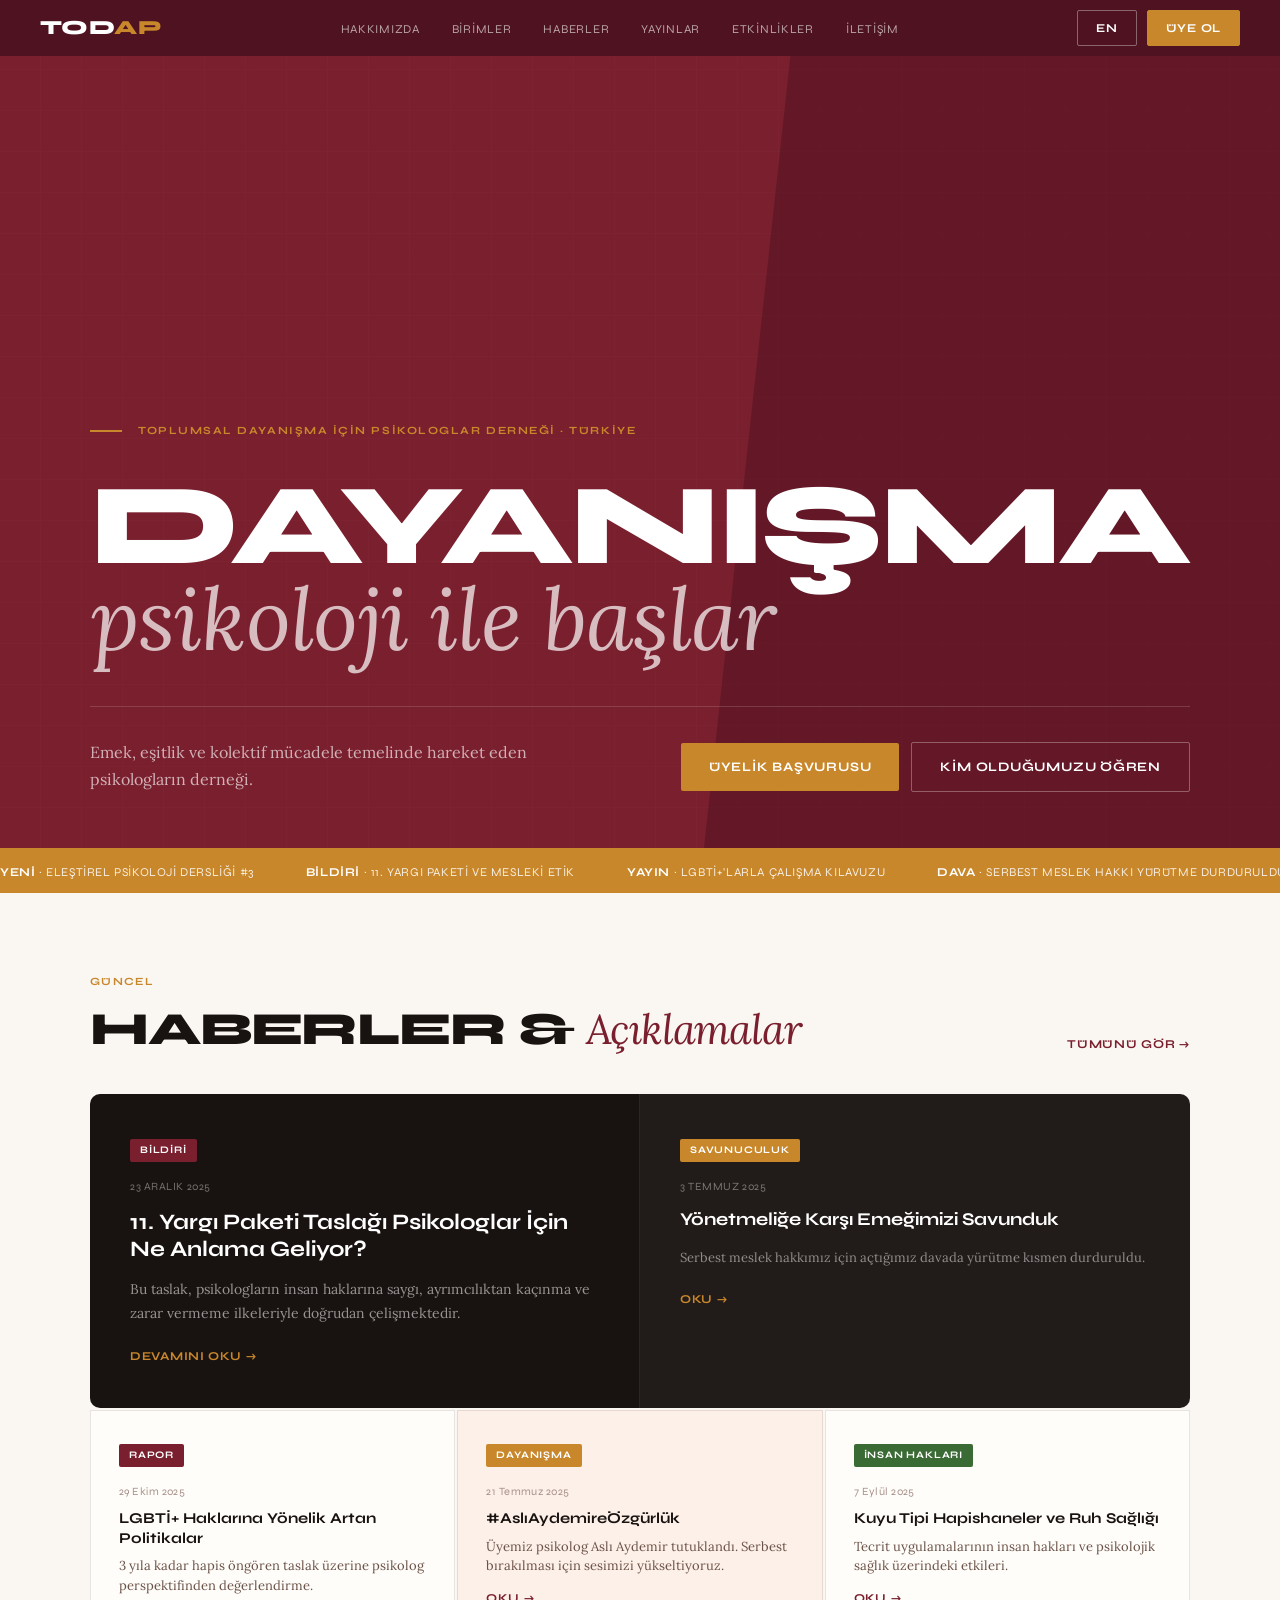
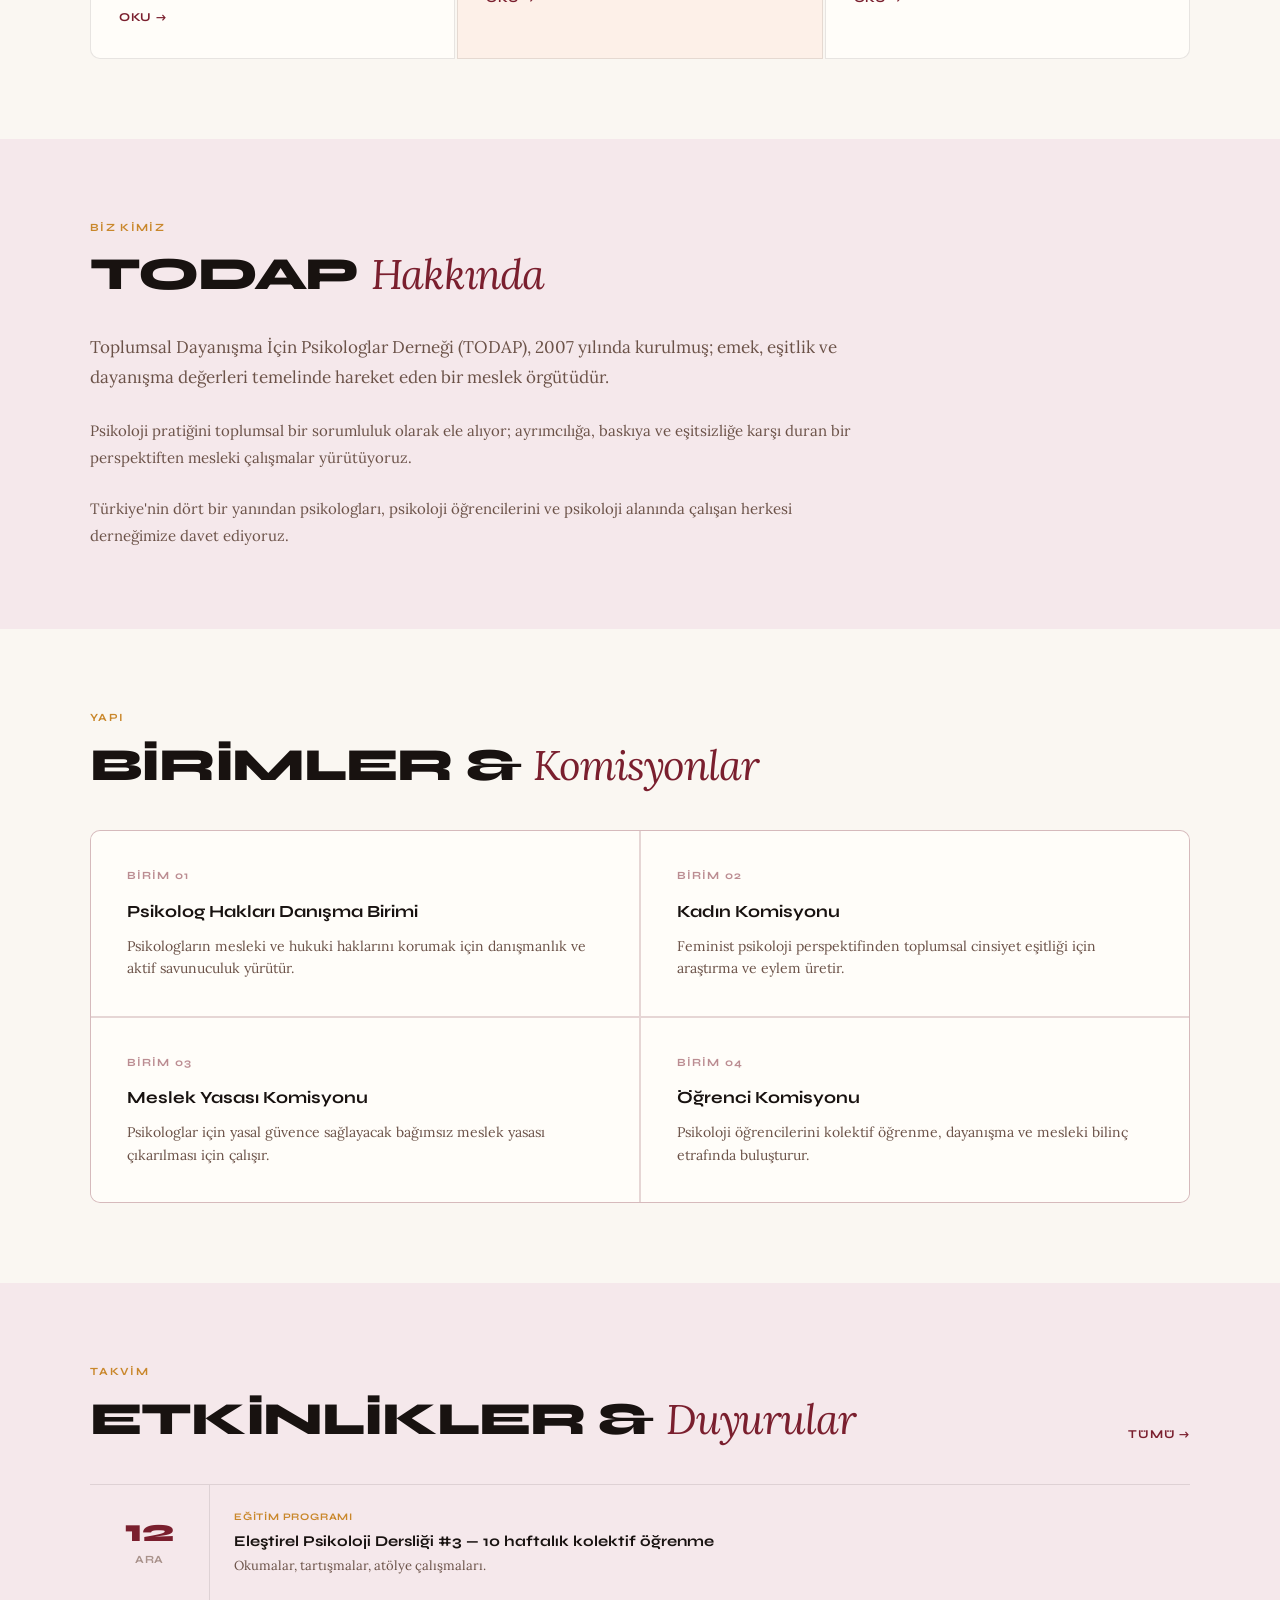
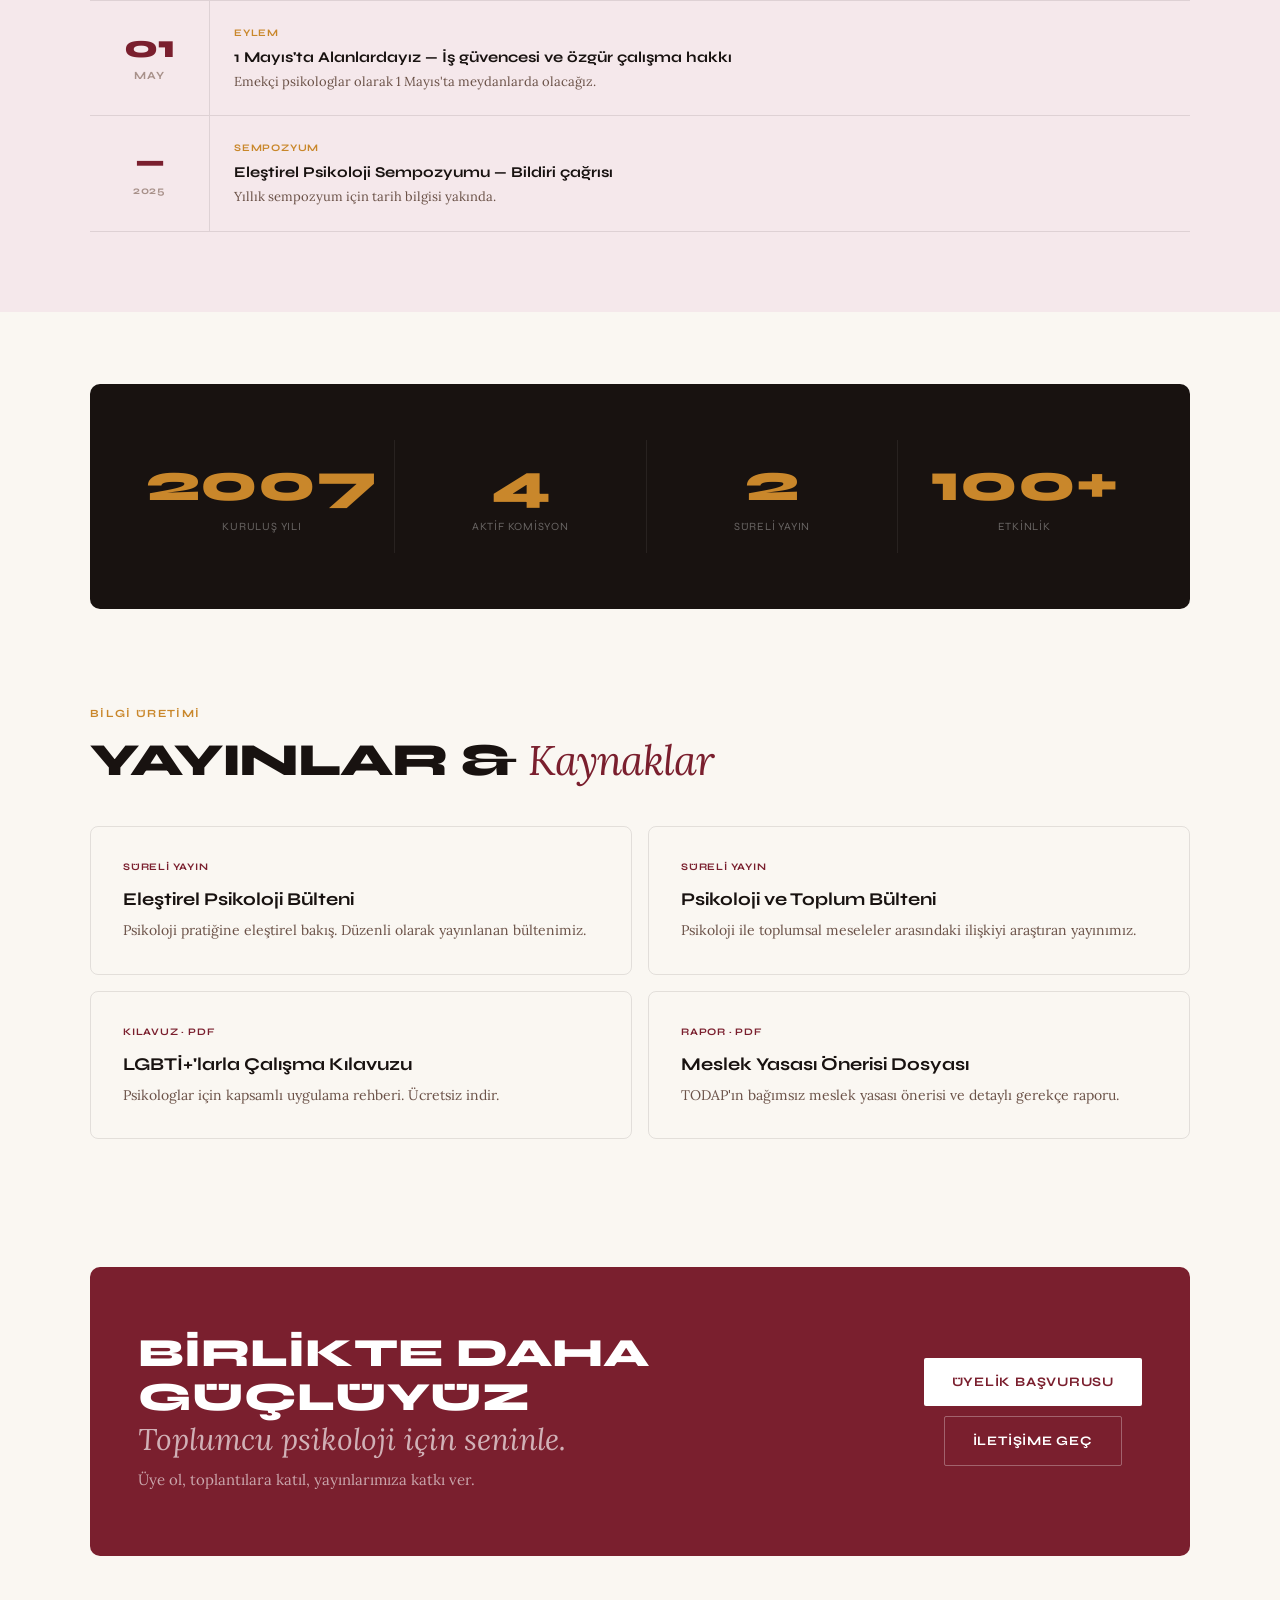
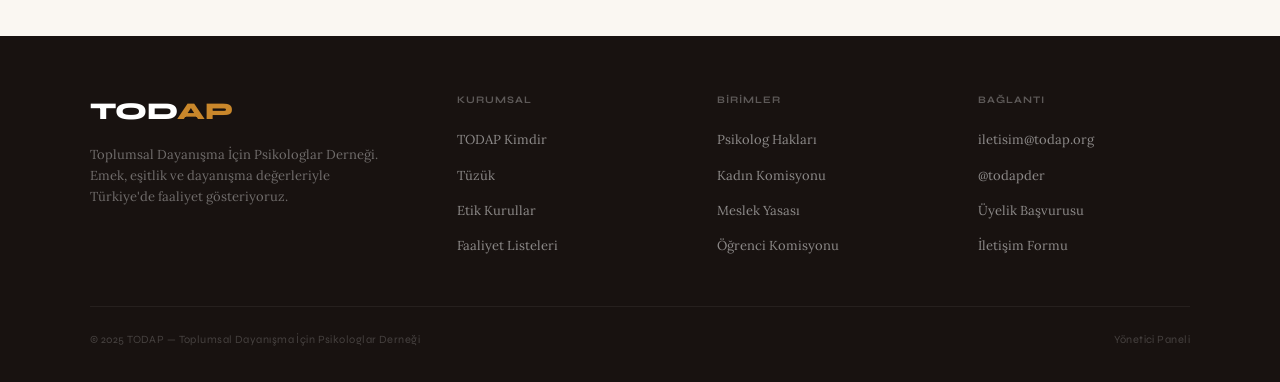
<file: index.html>
<!DOCTYPE html>
<html lang="tr">
<head>
<meta charset="UTF-8"/>
<meta name="viewport" content="width=device-width, initial-scale=1.0"/>
<title>TODAP — Toplumsal Dayanışma İçin Psikologlar Derneği</title>
<link rel="preconnect" href="https://fonts.googleapis.com"/>
<link rel="preconnect" href="https://fonts.gstatic.com" crossorigin/>
<link href="https://fonts.googleapis.com/css2?family=Syne:wght@400;700;800&family=Lora:ital,wght@0,400;0,600;1,400;1,600&display=swap" rel="stylesheet"/>
<style>
*,*::before,*::after{box-sizing:border-box;margin:0;padding:0}
:root{
  --burgundy:#7a1f2e;--burgundy-deep:#4e1220;--burgundy-light:#f5e8eb;
  --mustard:#c9872b;--mustard-light:#fdf3e3;
  --cream:#faf7f2;--warm-white:#fffdf9;
  --ink:#181210;--ink-muted:#6b5248;--ink-faint:#a8918a;
  --bg:#faf7f2;--border:rgba(24,18,16,0.10);
  --fd:'Syne',system-ui,sans-serif;
  --fs:'Lora',Georgia,serif;
}
html{scroll-behavior:smooth}
body{font-family:var(--fs);background:var(--bg);color:var(--ink);font-size:16px;line-height:1.7;-webkit-font-smoothing:antialiased}
nav{position:sticky;top:0;z-index:100;background:var(--burgundy-deep);padding:0 2.5rem;display:flex;align-items:center;justify-content:space-between;height:56px}
.nav-logo{font-family:var(--fd);font-size:20px;font-weight:800;color:#fff;text-decoration:none;letter-spacing:.02em;cursor:pointer}
.nav-logo span{color:var(--mustard)}
.nl{display:flex;gap:2rem;list-style:none}
.nl a{font-family:var(--fd);font-size:12px;font-weight:400;letter-spacing:.06em;color:rgba(255,255,255,.6);text-decoration:none;transition:color .2s;text-transform:uppercase;cursor:pointer}
.nl a:hover{color:#fff}
.nr{display:flex;gap:10px;align-items:center}
.bn{font-family:var(--fd);font-size:12px;font-weight:700;letter-spacing:.06em;text-transform:uppercase;padding:7px 18px;border-radius:2px;text-decoration:none;cursor:pointer;display:inline-block;transition:all .2s}
.bn-o{border:1px solid rgba(255,255,255,.35);background:transparent;color:#fff}
.bn-o:hover{background:#fff;color:var(--burgundy-deep)}
.bn-f{border:1px solid var(--mustard);background:var(--mustard);color:#fff}
.bn-f:hover{background:#b07020}
.hero-wrap{background:var(--burgundy);min-height:88vh;display:flex;flex-direction:column;justify-content:flex-end;padding:3rem 2.5rem 3.5rem;position:relative;overflow:hidden}
.hero-wrap::before{content:'';position:absolute;inset:0;background-image:repeating-linear-gradient(0deg,transparent,transparent 40px,rgba(255,255,255,.012) 40px,rgba(255,255,255,.012) 41px),repeating-linear-gradient(90deg,transparent,transparent 40px,rgba(255,255,255,.012) 40px,rgba(255,255,255,.012) 41px);pointer-events:none}
.hero-wrap::after{content:'';position:absolute;top:0;right:0;width:45%;height:100%;background:var(--burgundy-deep);clip-path:polygon(15% 0,100% 0,100% 100%,0% 100%);opacity:.5}
.hi{position:relative;z-index:1;max-width:1100px;margin:0 auto;width:100%}
.ho{font-family:var(--fd);font-size:11px;font-weight:700;letter-spacing:.14em;text-transform:uppercase;color:var(--mustard);margin-bottom:2rem;display:flex;align-items:center;gap:1rem}
.ho::before{content:'';display:inline-block;width:32px;height:2px;background:var(--mustard)}
h1.hero-h{font-family:var(--fd);font-size:clamp(52px,9vw,120px);font-weight:800;line-height:.92;letter-spacing:-.03em;color:#fff;text-transform:uppercase;margin-bottom:2rem}
.il{font-family:var(--fs);font-style:italic;font-weight:400;text-transform:none;font-size:.75em;color:rgba(255,255,255,.7);display:block;letter-spacing:-.01em}
.hb{display:flex;justify-content:space-between;align-items:flex-end;flex-wrap:wrap;gap:2rem;margin-top:3rem;padding-top:2rem;border-top:1px solid rgba(255,255,255,.15)}
.hd{font-family:var(--fs);font-size:16px;color:rgba(255,255,255,.65);max-width:460px;line-height:1.65}
.hbtns{display:flex;gap:12px;align-items:center;flex-wrap:wrap}
.bm{font-family:var(--fd);font-size:13px;font-weight:700;letter-spacing:.06em;text-transform:uppercase;padding:13px 28px;border-radius:2px;background:var(--mustard);color:#fff;text-decoration:none;border:none;cursor:pointer;transition:all .2s;display:inline-block}
.bm:hover{background:#b07020}
.bgw{font-family:var(--fd);font-size:13px;font-weight:700;letter-spacing:.06em;text-transform:uppercase;padding:13px 28px;border-radius:2px;background:transparent;color:#fff;text-decoration:none;border:1px solid rgba(255,255,255,.3);cursor:pointer;transition:all .2s;display:inline-block}
.bgw:hover{background:rgba(255,255,255,.08)}
.ticker-wrap{background:var(--mustard);overflow:hidden;white-space:nowrap;padding:9px 0}
.ticker-inner{display:inline-block;animation:ticker 38s linear infinite}
.ticker-inner span{font-family:var(--fd);font-size:12px;font-weight:400;letter-spacing:.05em;text-transform:uppercase;color:rgba(255,255,255,.85);margin-right:3rem}
.ticker-inner span strong{color:#fff;font-weight:700}
@keyframes ticker{0%{transform:translateX(0)}100%{transform:translateX(-50%)}}
section{padding:5rem 2.5rem}
.cnt{max-width:1100px;margin:0 auto}
.sl{font-family:var(--fd);font-size:11px;font-weight:700;letter-spacing:.12em;text-transform:uppercase;color:var(--mustard);display:block;margin-bottom:.75rem}
h2.dp{font-family:var(--fd);font-size:clamp(30px,4vw,46px);font-weight:800;letter-spacing:-.025em;line-height:1.1;color:var(--ink);text-transform:uppercase}
h2.dp em{font-family:var(--fs);font-style:italic;font-weight:400;text-transform:none;color:var(--burgundy);font-size:.9em}
.st{display:flex;justify-content:space-between;align-items:flex-end;margin-bottom:2.5rem}
.rm{font-family:var(--fd);font-size:12px;font-weight:700;letter-spacing:.06em;text-transform:uppercase;color:var(--burgundy);text-decoration:none;display:inline-flex;align-items:center;gap:4px;cursor:pointer}
.rm::after{content:'→'}
.rm:hover{text-decoration:underline}
.nf{display:grid;grid-template-columns:1fr 1fr;gap:0;background:var(--ink);border-radius:10px;overflow:hidden;margin-bottom:2px}
.nfl{padding:2.5rem;border-right:1px solid rgba(255,255,255,.08)}
.nfr{padding:2.5rem;background:rgba(255,255,255,.04)}
.nt{display:inline-block;font-family:var(--fd);font-size:10px;font-weight:700;letter-spacing:.08em;text-transform:uppercase;padding:3px 10px;border-radius:2px;background:var(--mustard);color:#fff;margin-bottom:1rem}
.nt.r{background:var(--burgundy)}
.nt.g{background:#3a6b35}
.nd{font-family:var(--fd);font-size:11px;letter-spacing:.05em;color:rgba(255,255,255,.4);text-transform:uppercase;margin-bottom:.75rem}
.nfl h3,.nfr h3{font-family:var(--fd);font-weight:700;line-height:1.2;color:#fff;margin-bottom:1rem}
.nfl h3{font-size:22px}
.nfr h3{font-size:18px}
.nfl p,.nfr p{font-size:14px;color:rgba(255,255,255,.55);line-height:1.7}
.nfr p{font-size:13px;color:rgba(255,255,255,.5)}
.rmw{font-family:var(--fd);font-size:12px;font-weight:700;letter-spacing:.06em;text-transform:uppercase;color:var(--mustard);text-decoration:none;display:inline-flex;align-items:center;gap:4px;margin-top:1.25rem;cursor:pointer}
.rmw::after{content:'→'}
.rmw:hover{text-decoration:underline}
.ns{display:grid;grid-template-columns:1fr 1fr 1fr;gap:2px;margin-top:2px}
.nsi{background:var(--warm-white);padding:1.75rem;border:1px solid var(--border)}
.nsi:first-child{border-radius:0 0 0 10px}
.nsi:last-child{border-radius:0 0 10px 0}
.nsi:nth-child(2){background:#fdf0e8}
.nsi h4{font-family:var(--fd);font-size:15px;font-weight:700;line-height:1.3;color:var(--ink);margin-bottom:.5rem}
.nsi p{font-size:13px;color:var(--ink-muted);line-height:1.5}
.nd2{font-family:var(--fd);font-size:11px;letter-spacing:.04em;color:var(--ink-faint);margin-bottom:.5rem}
.bg{display:grid;grid-template-columns:repeat(2,1fr);gap:2px;background:rgba(122,31,46,.15);border:1px solid rgba(122,31,46,.15);border-radius:10px;overflow:hidden;margin-top:2.5rem}
.bi{background:var(--warm-white);padding:2.25rem;transition:background .2s}
.bi:hover{background:var(--burgundy-light)}
.bn2{font-family:var(--fd);font-size:11px;font-weight:700;letter-spacing:.1em;color:var(--burgundy);opacity:.5;margin-bottom:.75rem;text-transform:uppercase}
.bi h3{font-family:var(--fd);font-size:17px;font-weight:700;color:var(--ink);margin-bottom:.5rem}
.bi p{font-size:14px;color:var(--ink-muted);line-height:1.6}
.er{display:grid;grid-template-columns:120px 1fr;border-bottom:1px solid var(--border);text-decoration:none;color:inherit;transition:background .2s;cursor:pointer}
.er:hover{background:var(--mustard-light)}
.er:first-of-type{border-top:1px solid var(--border)}
.edb{padding:1.5rem;border-right:1px solid var(--border);text-align:center;display:flex;flex-direction:column;justify-content:center}
.ed{font-family:var(--fd);font-size:32px;font-weight:800;color:var(--burgundy);line-height:1}
.em{font-family:var(--fd);font-size:11px;font-weight:700;letter-spacing:.08em;text-transform:uppercase;color:var(--ink-faint);margin-top:4px}
.eb{padding:1.5rem}
.ec{font-family:var(--fd);font-size:10px;font-weight:700;letter-spacing:.08em;text-transform:uppercase;color:var(--mustard);margin-bottom:5px}
.et{font-family:var(--fd);font-size:15px;font-weight:700;color:var(--ink);line-height:1.4}
.edesc{font-size:13px;color:var(--ink-muted);margin-top:4px;line-height:1.5}
.sb{background:var(--ink);padding:3.5rem 2.5rem;border-radius:10px;display:grid;grid-template-columns:repeat(4,1fr);gap:0;margin-top:2.5rem}
.sc{text-align:center;padding:1rem;border-right:1px solid rgba(255,255,255,.07)}
.sc:last-child{border-right:none}
.sn{font-family:var(--fd);font-size:54px;font-weight:800;color:var(--mustard);display:block;line-height:1}
.sl2{font-family:var(--fd);font-size:11px;letter-spacing:.07em;text-transform:uppercase;color:rgba(255,255,255,.35);margin-top:8px}
.pr{display:grid;grid-template-columns:1fr 1fr;gap:16px;margin-top:2.5rem}
.pi{padding:2rem;border:1px solid var(--border);border-radius:8px;text-decoration:none;color:inherit;display:block;transition:all .2s}
.pi:hover{border-color:var(--burgundy);background:var(--burgundy-light)}
.pt{font-family:var(--fd);font-size:10px;font-weight:700;letter-spacing:.08em;text-transform:uppercase;color:var(--burgundy);margin-bottom:.75rem;display:block}
.pi h3{font-family:var(--fd);font-size:18px;font-weight:700;color:var(--ink);margin-bottom:.5rem;line-height:1.3}
.pi p{font-size:14px;color:var(--ink-muted);line-height:1.6}
.cta{background:var(--burgundy);border-radius:10px;padding:4rem 3rem;display:grid;grid-template-columns:1fr auto;align-items:center;gap:3rem}
.cta h2{font-family:var(--fd);font-size:clamp(24px,3.5vw,40px);font-weight:800;text-transform:uppercase;color:#fff;line-height:1.1}
.cta h2 span{display:block;font-family:var(--fs);font-style:italic;font-weight:400;text-transform:none;font-size:.75em;color:rgba(255,255,255,.65);margin-top:4px}
.cta p{font-size:15px;color:rgba(255,255,255,.6);margin-top:.75rem;line-height:1.6}
.ctab{display:flex;flex-direction:column;gap:10px;align-items:center}
.bws{font-family:var(--fd);font-size:13px;font-weight:700;letter-spacing:.06em;text-transform:uppercase;padding:13px 28px;border-radius:2px;background:#fff;color:var(--burgundy);text-decoration:none;display:inline-block;transition:all .2s;white-space:nowrap;cursor:pointer}
.bws:hover{background:var(--cream)}
footer{background:var(--ink);padding:3.5rem 2.5rem 2rem}
.fi{max-width:1100px;margin:0 auto;display:grid;grid-template-columns:1.5fr 1fr 1fr 1fr;gap:3rem}
.fl{font-family:var(--fd);font-size:24px;font-weight:800;color:#fff;display:block;margin-bottom:.75rem}
.fl span{color:var(--mustard)}
.fc h4{font-family:var(--fd);font-size:10px;font-weight:700;letter-spacing:.1em;text-transform:uppercase;color:rgba(255,255,255,.3);margin-bottom:1rem}
.fc ul{list-style:none}
.fc li{margin-bottom:.5rem}
.fc a{font-size:13px;color:rgba(255,255,255,.5);text-decoration:none;transition:color .2s;cursor:pointer}
.fc a:hover{color:#fff}
.fb{max-width:1100px;margin:2.5rem auto 0;padding-top:1.5rem;border-top:1px solid rgba(255,255,255,.06);display:flex;justify-content:space-between;font-family:var(--fd);font-size:11px;letter-spacing:.04em;color:rgba(255,255,255,.2)}
.fa{font-family:var(--fd);font-size:11px;color:rgba(255,255,255,.2);text-decoration:none;transition:color .2s}
.fa:hover{color:rgba(255,255,255,.5)}
.pv{display:none}
.pv.on{display:block}
.ah{background:var(--burgundy);padding:4rem 2.5rem 3rem}
.ahi{max-width:760px;margin:0 auto}
.ab{font-family:var(--fd);font-size:12px;font-weight:700;letter-spacing:.06em;text-transform:uppercase;color:rgba(255,255,255,.5);text-decoration:none;display:inline-flex;align-items:center;gap:6px;margin-bottom:2rem;transition:color .2s;cursor:pointer}
.ab:hover{color:#fff}
.ab::before{content:'←'}
.at{display:inline-block;font-family:var(--fd);font-size:10px;font-weight:700;letter-spacing:.08em;text-transform:uppercase;padding:3px 10px;border-radius:2px;background:var(--mustard);color:#fff;margin-bottom:1rem}
.at.r{background:var(--burgundy)}
.at.g{background:#3a6b35}
.ah h1{font-family:var(--fd);font-size:clamp(26px,4vw,44px);font-weight:800;color:#fff;line-height:1.15;margin-bottom:1rem;text-transform:uppercase}
.adate{font-family:var(--fd);font-size:12px;color:rgba(255,255,255,.4);letter-spacing:.05em;text-transform:uppercase}
.abody{max-width:760px;margin:0 auto;padding:3.5rem 2.5rem}
.abody h2{font-family:var(--fd);font-size:22px;font-weight:800;color:var(--ink);margin:2.5rem 0 1rem;text-transform:uppercase}
.abody h3{font-family:var(--fd);font-size:18px;font-weight:700;color:var(--ink);margin:2rem 0 .75rem}
.abody p{font-size:16px;color:var(--ink-muted);line-height:1.8;margin-bottom:1.25rem}
.abody ul,.abody ol{padding-left:1.5rem;margin-bottom:1.25rem}
.abody li{font-size:15px;color:var(--ink-muted);line-height:1.7;margin-bottom:.4rem}
.abody strong{color:var(--ink);font-weight:600}
.abody em{font-style:italic;color:var(--burgundy)}
.abody blockquote{border-left:3px solid var(--mustard);padding-left:1.25rem;margin:1.5rem 0;font-style:italic;color:var(--ink-muted)}
.fp{background:var(--warm-white);border-radius:12px;padding:3rem;max-width:680px;margin:0 auto;border:1px solid var(--border)}
.fp h2{font-family:var(--fd);font-size:28px;font-weight:800;color:var(--ink);margin-bottom:.5rem;text-transform:uppercase}
.fp .sub{font-size:15px;color:var(--ink-muted);margin-bottom:2.5rem;line-height:1.6}
.fg{margin-bottom:1.5rem}
.fg label{font-family:var(--fd);font-size:12px;font-weight:700;letter-spacing:.07em;text-transform:uppercase;color:var(--ink-muted);display:block;margin-bottom:.5rem}
.fg input,.fg select,.fg textarea{width:100%;padding:11px 14px;border:1px solid var(--border);border-radius:4px;background:var(--bg);font-family:var(--fs);font-size:15px;color:var(--ink);outline:none;transition:border-color .2s;line-height:1.5}
.fg input:focus,.fg select:focus,.fg textarea:focus{border-color:var(--burgundy)}
.fg textarea{min-height:120px;resize:vertical}
.fr2{display:grid;grid-template-columns:1fr 1fr;gap:1rem}
.fs2{font-family:var(--fd);font-size:13px;font-weight:700;letter-spacing:.06em;text-transform:uppercase;padding:14px 32px;border-radius:2px;background:var(--burgundy);color:#fff;border:none;cursor:pointer;transition:background .2s;width:100%;margin-top:.5rem}
.fs2:hover{background:var(--burgundy-deep)}
.fn{font-size:12px;color:var(--ink-faint);margin-top:1rem;text-align:center;line-height:1.6}
.sm{display:none;background:#eef7ee;border:1px solid #c3e6c3;border-radius:6px;padding:1.25rem;text-align:center;font-size:15px;color:#2d6a2d;margin-top:1.5rem}
@media(max-width:768px){
  .nl{display:none}
  h1.hero-h{font-size:52px}
  .nf{grid-template-columns:1fr}
  .nfl{border-right:none;border-bottom:1px solid rgba(255,255,255,.08)}
  .ns{grid-template-columns:1fr}
  .bg{grid-template-columns:1fr}
  .sb{grid-template-columns:1fr 1fr}
  .pr{grid-template-columns:1fr}
  .cta{grid-template-columns:1fr;text-align:center}
  .ctab{align-items:center}
  .fi{grid-template-columns:1fr 1fr;gap:2rem}
  .er{grid-template-columns:80px 1fr}
  .fr2{grid-template-columns:1fr}
  .fp{padding:2rem 1.5rem}
}
</style>
</head>
<body>

<nav>
  <a class="nav-logo" onclick="goHome()">TOD<span>AP</span></a>
  <ul class="nl">
    <li><a onclick="goHome();scrollTo('hakkinda-s')">Hakkımızda</a></li>
    <li><a onclick="goHome();scrollTo('birimler')">Birimler</a></li>
    <li><a onclick="goHome();scrollTo('haberler')">Haberler</a></li>
    <li><a onclick="goHome();scrollTo('yayinlar')">Yayınlar</a></li>
    <li><a onclick="goHome();scrollTo('etkinlikler')">Etkinlikler</a></li>
    <li><a onclick="go('iletisim')">İletişim</a></li>
  </ul>
  <div class="nr">
    <a class="bn bn-o" href="#">EN</a>
    <a class="bn bn-f" onclick="go('uyelik')">Üye Ol</a>
  </div>
</nav>

<!-- HOME -->
<div id="p-home" class="pv on">
  <div class="hero-wrap">
    <div class="hi">
      <div class="ho">Toplumsal Dayanışma İçin Psikologlar Derneği · Türkiye</div>
      
      <h1 class="hero-h">Dayanışma<br><span class="il">psikoloji ile başlar</span></h1>
      <div class="hb">
        <p class="hd">Emek, eşitlik ve kolektif mücadele temelinde hareket eden psikologların derneği.</p>
        <div class="hbtns">
          <a class="bm" onclick="go('uyelik')">Üyelik Başvurusu</a>
          <a class="bgw" onclick="goHome();scrollTo('hakkinda-s')">Kim Olduğumuzu Öğren</a>
        </div>
      </div>
    </div>
  </div>
  <div class="ticker-wrap"><div class="ticker-inner">
    <span><strong>Yeni</strong> · Eleştirel Psikoloji Dersliği #3</span>
    <span><strong>Bildiri</strong> · 11. Yargı Paketi ve Mesleki Etik</span>
    <span><strong>Yayın</strong> · LGBTİ+'larla Çalışma Kılavuzu</span>
    <span><strong>Dava</strong> · Serbest Meslek Hakkı Yürütme Durduruldu</span>
    <span><strong>Yeni</strong> · Eleştirel Psikoloji Dersliği #3</span>
    <span><strong>Bildiri</strong> · 11. Yargı Paketi ve Mesleki Etik</span>
    <span><strong>Yayın</strong> · LGBTİ+'larla Çalışma Kılavuzu</span>
    <span><strong>Dava</strong> · Serbest Meslek Hakkı Yürütme Durduruldu </span>
  </div></div>

  <section id="haberler">
    <div class="cnt">
      <div class="st"><div><span class="sl">Güncel</span><h2 class="dp">Haberler & <em>Açıklamalar</em></h2></div><a class="rm" onclick="go('haberler')">Tümünü Gör</a></div>
      <div class="nf">
        <div class="nfl">
          <span class="nt r">Bildiri</span><div class="nd">23 Aralık 2025</div>
          <h3>11. Yargı Paketi Taslağı Psikologlar İçin Ne Anlama Geliyor?</h3>
          <p>Bu taslak, psikologların insan haklarına saygı, ayrımcılıktan kaçınma ve zarar vermeme ilkeleriyle doğrudan çelişmektedir.</p>
          <a class="rmw" onclick="article('yargi-paketi')">Devamını Oku</a>
        </div>
        <div class="nfr">
          <span class="nt">Savunuculuk</span><div class="nd">3 Temmuz 2025</div>
          <h3>Yönetmeliğe Karşı Emeğimizi Savunduk</h3>
          <p>Serbest meslek hakkımız için açtığımız davada yürütme kısmen durduruldu.</p>
          <a class="rmw" onclick="article('serbest-meslek')">Oku</a>
        </div>
      </div>
      <div class="ns">
        <div class="nsi"><span class="nt r" style="font-family:var(--fd)">Rapor</span><div class="nd2">29 Ekim 2025</div><h4>LGBTİ+ Haklarına Yönelik Artan Politikalar</h4><p>3 yıla kadar hapis öngören taslak üzerine psikolog perspektifinden değerlendirme.</p><a class="rm" onclick="article('lgbti')" style="margin-top:.75rem;display:inline-flex">Oku</a></div>
        <div class="nsi"><span class="nt" style="font-family:var(--fd)">Dayanışma</span><div class="nd2">21 Temmuz 2025</div><h4>#AslıAydemireÖzgürlük</h4><p>Üyemiz psikolog Aslı Aydemir tutuklandı. Serbest bırakılması için sesimizi yükseltiyoruz.</p><a class="rm" onclick="article('asli')" style="margin-top:.75rem;display:inline-flex">Oku</a></div>
        <div class="nsi"><span class="nt g" style="font-family:var(--fd)">İnsan Hakları</span><div class="nd2">7 Eylül 2025</div><h4>Kuyu Tipi Hapishaneler ve Ruh Sağlığı</h4><p>Tecrit uygulamalarının insan hakları ve psikolojik sağlık üzerindeki etkileri.</p><a class="rm" onclick="article('kuyu')" style="margin-top:.75rem;display:inline-flex">Oku</a></div>
      </div>
    </div>
  </section>

  <section id="hakkinda-s" style="background:var(--burgundy-light)">
    <div class="cnt">
      <span class="sl">Biz Kimiz</span><h2 class="dp">TODAP <em>Hakkında</em></h2>
      <div style="max-width:780px;margin-top:2rem">
        <p style="font-size:17px;color:var(--ink-muted);line-height:1.8;margin-bottom:1.5rem">Toplumsal Dayanışma İçin Psikologlar Derneği (TODAP), 2007 yılında kurulmuş; emek, eşitlik ve dayanışma değerleri temelinde hareket eden bir meslek örgütüdür.</p>
        <p style="font-size:15px;color:var(--ink-muted);line-height:1.8;margin-bottom:1.5rem">Psikoloji pratiğini toplumsal bir sorumluluk olarak ele alıyor; ayrımcılığa, baskıya ve eşitsizliğe karşı duran bir perspektiften mesleki çalışmalar yürütüyoruz.</p>
        <p style="font-size:15px;color:var(--ink-muted);line-height:1.8">Türkiye'nin dört bir yanından psikologları, psikoloji öğrencilerini ve psikoloji alanında çalışan herkesi derneğimize davet ediyoruz.</p>
      </div>
    </div>
  </section>

  <section id="birimler">
    <div class="cnt">
      <span class="sl">Yapı</span><h2 class="dp">Birimler & <em>Komisyonlar</em></h2>
      <div class="bg">
        <div class="bi"><div class="bn2">Birim 01</div><h3>Psikolog Hakları Danışma Birimi</h3><p>Psikologların mesleki ve hukuki haklarını korumak için danışmanlık ve aktif savunuculuk yürütür.</p></div>
        <div class="bi"><div class="bn2">Birim 02</div><h3>Kadın Komisyonu</h3><p>Feminist psikoloji perspektifinden toplumsal cinsiyet eşitliği için araştırma ve eylem üretir.</p></div>
        <div class="bi"><div class="bn2">Birim 03</div><h3>Meslek Yasası Komisyonu</h3><p>Psikologlar için yasal güvence sağlayacak bağımsız meslek yasası çıkarılması için çalışır.</p></div>
        <div class="bi"><div class="bn2">Birim 04</div><h3>Öğrenci Komisyonu</h3><p>Psikoloji öğrencilerini kolektif öğrenme, dayanışma ve mesleki bilinç etrafında buluşturur.</p></div>
      </div>
    </div>
  </section>

  <section id="etkinlikler" style="background:var(--burgundy-light)">
    <div class="cnt">
      <div class="st"><div><span class="sl">Takvim</span><h2 class="dp">Etkinlikler & <em>Duyurular</em></h2></div><a class="rm" onclick="go('etkinlikler')">Tümü</a></div>
      <a class="er" onclick="etkinlik('derslik')"><div class="edb"><div class="ed">12</div><div class="em">Ara</div></div><div class="eb"><div class="ec">Eğitim Programı</div><div class="et">Eleştirel Psikoloji Dersliği #3 — 10 haftalık kolektif öğrenme</div><div class="edesc">Okumalar, tartışmalar, atölye çalışmaları.</div></div></a>
      <a class="er" onclick="etkinlik('1mayis')"><div class="edb"><div class="ed">01</div><div class="em">May</div></div><div class="eb"><div class="ec">Eylem</div><div class="et">1 Mayıs'ta Alanlardayız — İş güvencesi ve özgür çalışma hakkı</div><div class="edesc">Emekçi psikologlar olarak 1 Mayıs'ta meydanlarda olacağız.</div></div></a>
      <a class="er" onclick="etkinlik('sempozyum')"><div class="edb"><div class="ed">—</div><div class="em">2025</div></div><div class="eb"><div class="ec">Sempozyum</div><div class="et">Eleştirel Psikoloji Sempozyumu — Bildiri çağrısı</div><div class="edesc">Yıllık sempozyum için tarih bilgisi yakında.</div></div></a>
    </div>
  </section>

  <section style="padding-top:2rem;padding-bottom:4rem">
    <div class="cnt">
      <div class="sb">
        <div class="sc"><span class="sn">2007</span><div class="sl2">Kuruluş yılı</div></div>
        <div class="sc"><span class="sn">4</span><div class="sl2">Aktif komisyon</div></div>
        <div class="sc"><span class="sn">2</span><div class="sl2">Süreli yayın</div></div>
        <div class="sc"><span class="sn">100+</span><div class="sl2">Etkinlik</div></div>
      </div>
    </div>
  </section>

  <section id="yayinlar" style="padding-top:2rem">
    <div class="cnt">
      <span class="sl">Bilgi Üretimi</span><h2 class="dp">Yayınlar & <em>Kaynaklar</em></h2>
      <div class="pr">
        <a class="pi" href="http://elestirelpsikolojibulteni.todap.org/" target="_blank" rel="noopener"><span class="pt">Süreli Yayın</span><h3>Eleştirel Psikoloji Bülteni</h3><p>Psikoloji pratiğine eleştirel bakış. Düzenli olarak yayınlanan bültenimiz.</p></a>
        <a class="pi" href="http://psikolojivetoplum.todap.org/" target="_blank" rel="noopener"><span class="pt">Süreli Yayın</span><h3>Psikoloji ve Toplum Bülteni</h3><p>Psikoloji ile toplumsal meseleler arasındaki ilişkiyi araştıran yayınımız.</p></a>
        <a class="pi" href="https://todap.org/images/raporlar_brosurler/psikologlar_icin_lgbtilerle_calisma_kilavuzu_TODAP.pdf" target="_blank" rel="noopener"><span class="pt">Kılavuz · PDF</span><h3>LGBTİ+'larla Çalışma Kılavuzu</h3><p>Psikologlar için kapsamlı uygulama rehberi. Ücretsiz indir.</p></a>
        <a class="pi" href="https://todap.org/images/raporlar_brosurler/MeslekYasasiDosyasi.pdf" target="_blank" rel="noopener"><span class="pt">Rapor · PDF</span><h3>Meslek Yasası Önerisi Dosyası</h3><p>TODAP'ın bağımsız meslek yasası önerisi ve detaylı gerekçe raporu.</p></a>
      </div>
    </div>
  </section>

  <section style="padding-top:3rem">
    <div class="cnt">
      <div class="cta">
        <div><h2>Birlikte daha güçlüyüz<span>Toplumcu psikoloji için seninle.</span></h2><p>Üye ol, toplantılara katıl, yayınlarımıza katkı ver.</p></div>
        <div class="ctab"><a class="bws" onclick="go('uyelik')">Üyelik Başvurusu</a><a class="bgw" onclick="go('iletisim')" style="margin-top:0">İletişime Geç</a></div>
      </div>
    </div>
  </section>
</div>

<!-- HABER DETAY -->
<div id="p-haber" class="pv">
  <div class="ah"><div class="ahi">
    <a class="ab" onclick="go('haberler')">Haberlere Dön</a>
    <div id="a-tag" class="at r"></div>
    <h1 id="a-title"></h1>
    <div id="a-date" class="adate"></div>
  </div></div>
  <div class="abody" id="a-body"></div>
  <section style="padding-top:1rem;padding-bottom:3rem"><div class="cnt" style="border-top:1px solid var(--border);padding-top:2rem;display:flex;gap:1rem;flex-wrap:wrap">
    <a class="bm" onclick="go('haberler')">← Tüm Haberler</a>
    <a class="bgw" onclick="goHome()" style="color:var(--ink);border-color:var(--border)">Ana Sayfa</a>
  </div></section>
</div>

<!-- ETKİNLİK DETAY -->
<div id="p-etkinlik" class="pv">
  <div class="ah"><div class="ahi">
    <a class="ab" onclick="go('etkinlikler')">Etkinliklere Dön</a>
    <div id="e-tag" class="at"></div>
    <h1 id="e-title"></h1>
    <div id="e-date" class="adate"></div>
  </div></div>
  <div class="abody" id="e-body"></div>
  <section style="padding-top:1rem;padding-bottom:3rem"><div class="cnt" style="border-top:1px solid var(--border);padding-top:2rem;display:flex;gap:1rem;flex-wrap:wrap">
    <a class="bm" onclick="go('uyelik')">Kayıt / Üyelik</a>
    <a class="bgw" onclick="go('iletisim')" style="color:var(--ink);border-color:var(--border)">Bilgi Al</a>
  </div></section>
</div>

<!-- TÜM HABERLER LİSTESİ -->
<div id="p-haberler" class="pv">
  <div class="ah" style="min-height:auto;padding:3rem 2.5rem 2.5rem"><div class="ahi"><a class="ab" onclick="goHome()">Ana Sayfaya Dön</a><h1 style="font-family:var(--fd);font-size:clamp(32px,5vw,54px);font-weight:800;color:#fff;text-transform:uppercase;margin-top:1.5rem">Tüm <span style="font-family:var(--fs);font-style:italic;font-weight:400;text-transform:none;font-size:.8em;color:rgba(255,255,255,.7)">Haberler</span></h1></div></div>
  <section><div class="cnt" id="haberler-list"></div></section>
</div>

<!-- TÜM ETKİNLİKLER LİSTESİ -->
<div id="p-etkinlikler" class="pv">
  <div class="ah" style="min-height:auto;padding:3rem 2.5rem 2.5rem"><div class="ahi"><a class="ab" onclick="goHome()">Ana Sayfaya Dön</a><h1 style="font-family:var(--fd);font-size:clamp(32px,5vw,54px);font-weight:800;color:#fff;text-transform:uppercase;margin-top:1.5rem">Tüm <span style="font-family:var(--fs);font-style:italic;font-weight:400;text-transform:none;font-size:.8em;color:rgba(255,255,255,.7)">Etkinlikler</span></h1></div></div>
  <section><div class="cnt" id="etkinlik-list"></div></section>
</div>

<!-- ÜYELİK -->
<div id="p-uyelik" class="pv">
  <div class="ah" style="min-height:auto;padding:3rem 2.5rem 2.5rem"><div style="max-width:680px;margin:0 auto"><a class="ab" onclick="goHome()">Ana Sayfaya Dön</a><h1 style="font-family:var(--fd);font-size:clamp(32px,5vw,54px);font-weight:800;color:#fff;text-transform:uppercase;margin-top:1.5rem;line-height:1.05">Üyelik<br><span style="font-family:var(--fs);font-style:italic;font-weight:400;text-transform:none;font-size:.7em;color:rgba(255,255,255,.65)">Dayanışmaya katıl</span></h1></div></div>
  <section><div class="fp">
    <h2>Başvuru Formu</h2>
    <p class="sub">TODAP üyesi olmak için aşağıdaki formu doldurun. Başvurunuz değerlendirildikten sonra sizinle iletişime geçeceğiz.</p>
    <form name="uyelik" method="POST" data-netlify="true" onsubmit="formOK(event,'u-ok')">
      <input type="hidden" name="form-name" value="uyelik"/>
      <div class="fr2"><div class="fg"><label>Ad</label><input type="text" name="ad" required placeholder="Adınız"/></div><div class="fg"><label>Soyad</label><input type="text" name="soyad" required placeholder="Soyadınız"/></div></div>
      <div class="fg"><label>E-posta</label><input type="email" name="eposta" required placeholder="ornek@mail.com"/></div>
      <div class="fg"><label>Telefon</label><input type="tel" name="telefon" placeholder="0555 000 00 00"/></div>
      <div class="fg"><label>Meslek / Unvan</label><select name="meslek" required><option value="">Seçiniz</option><option>Psikolog</option><option>Klinik Psikolog</option><option>Psikoloji Öğrencisi</option><option>Akademisyen</option><option>Diğer</option></select></div>
      <div class="fr2"><div class="fg"><label>Çalışma Alanı</label><input type="text" name="alan" placeholder="Klinik, eğitim, araştırma..."/></div><div class="fg"><label>Şehir</label><input type="text" name="sehir" required placeholder="İstanbul"/></div></div>
      <div class="fg"><label>TODAP'a neden üye olmak istiyorsunuz?</label><textarea name="neden" placeholder="Kısaca belirtiniz..."></textarea></div>
      <button type="submit" class="fs2">Başvuruyu Gönder</button>
      <p class="fn">Üyelik başvuruları TODAP Yönetim Kurulu tarafından değerlendirilir. Bilgileriniz üçüncü taraflarla paylaşılmaz.</p>
    </form>
    <div id="u-ok" class="sm">✓ Başvurunuz alındı. En kısa sürede sizinle iletişime geçeceğiz.</div>
  </div></section>
</div>

<!-- İLETİŞİM -->
<div id="p-iletisim" class="pv">
  <div class="ah" style="min-height:auto;padding:3rem 2.5rem 2.5rem"><div style="max-width:680px;margin:0 auto"><a class="ab" onclick="goHome()">Ana Sayfaya Dön</a><h1 style="font-family:var(--fd);font-size:clamp(32px,5vw,54px);font-weight:800;color:#fff;text-transform:uppercase;margin-top:1.5rem;line-height:1.05">İletişim<br><span style="font-family:var(--fs);font-style:italic;font-weight:400;text-transform:none;font-size:.7em;color:rgba(255,255,255,.65)">Bize ulaşın</span></h1></div></div>
  <section><div style="max-width:900px;margin:0 auto;display:grid;grid-template-columns:1fr 260px;gap:3rem;align-items:start">
    <div class="fp" style="margin:0">
      <h2>Mesaj Gönder</h2>
      <p class="sub">Sorularınız, önerileriniz veya basın talepleri için aşağıdaki formu kullanabilirsiniz.</p>
      <form name="iletisim" method="POST" data-netlify="true" onsubmit="formOK(event,'i-ok')">
        <input type="hidden" name="form-name" value="iletisim"/>
        <div class="fr2"><div class="fg"><label>Ad Soyad</label><input type="text" name="isim" required placeholder="Adınız Soyadınız"/></div><div class="fg"><label>E-posta</label><input type="email" name="eposta" required placeholder="ornek@mail.com"/></div></div>
        <div class="fg"><label>Konu</label><select name="konu"><option>Genel Bilgi</option><option>Basın & Medya</option><option>Üyelik</option><option>Etik Başvuru</option><option>Hukuki Danışma</option><option>Diğer</option></select></div>
        <div class="fg"><label>Mesajınız</label><textarea name="mesaj" required placeholder="Mesajınızı buraya yazın..." style="min-height:150px"></textarea></div>
        <button type="submit" class="fs2">Gönder</button>
      </form>
      <div id="i-ok" class="sm">✓ Mesajınız iletildi. En kısa sürede yanıt vereceğiz.</div>
    </div>
    <div style="padding-top:1rem">
      <div style="margin-bottom:2rem"><div style="font-family:var(--fd);font-size:11px;font-weight:700;letter-spacing:.1em;text-transform:uppercase;color:var(--ink-faint);margin-bottom:.5rem">E-posta</div><a href="mailto:iletisim@todap.org" style="font-size:15px;color:var(--burgundy);text-decoration:none">iletisim@todap.org</a></div>
      <div style="margin-bottom:2rem"><div style="font-family:var(--fd);font-size:11px;font-weight:700;letter-spacing:.1em;text-transform:uppercase;color:var(--ink-faint);margin-bottom:.5rem">Sosyal Medya</div><div style="display:flex;flex-direction:column;gap:6px"><a href="https://twitter.com/todapder" target="_blank" rel="noopener" style="font-size:14px;color:var(--ink-muted);text-decoration:none">Twitter · @todapder</a><a href="https://facebook.com/todap" target="_blank" rel="noopener" style="font-size:14px;color:var(--ink-muted);text-decoration:none">Facebook · TODAP</a></div></div>
      <div><div style="font-family:var(--fd);font-size:11px;font-weight:700;letter-spacing:.1em;text-transform:uppercase;color:var(--ink-faint);margin-bottom:.5rem">Etik Başvuru</div><p style="font-size:13px;color:var(--ink-muted);line-height:1.6">Etik ihlal bildirimi için doğrudan e-posta ile başvurabilirsiniz.</p></div>
    </div>
  </div></section>
</div>

<!-- FOOTER -->
<footer>
  <div class="fi">
    <div><span class="fl">TOD<span>AP</span></span><p style="font-size:13px;color:rgba(255,255,255,.38);line-height:1.6;font-family:var(--fs)">Toplumsal Dayanışma İçin Psikologlar Derneği.<br>Emek, eşitlik ve dayanışma değerleriyle<br>Türkiye'de faaliyet gösteriyoruz.</p></div>
    <div class="fc"><h4>Kurumsal</h4><ul>
      <li><a onclick="goHome();scrollTo('hakkinda-s')">TODAP Kimdir</a></li>
      <li><a href="https://todap.org/Tuzuk.aspx" target="_blank" rel="noopener">Tüzük</a></li>
      <li><a href="https://todap.org/etik_kurullar.aspx" target="_blank" rel="noopener">Etik Kurullar</a></li>
      <li><a href="https://todap.org/bolumler.aspx?link=4&bolumId=5" target="_blank" rel="noopener">Faaliyet Listeleri</a></li>
    </ul></div>
    <div class="fc"><h4>Birimler</h4><ul>
      <li><a href="https://todap.org/bolumler.aspx?link=3&bolumId=12" target="_blank" rel="noopener">Psikolog Hakları</a></li>
      <li><a href="https://todap.org/bolumler.aspx?link=3&bolumId=13" target="_blank" rel="noopener">Kadın Komisyonu</a></li>
      <li><a href="https://todap.org/bolumler.aspx?link=3&bolumId=16" target="_blank" rel="noopener">Meslek Yasası</a></li>
      <li><a href="https://todap.org/bolumler.aspx?link=3&bolumId=17" target="_blank" rel="noopener">Öğrenci Komisyonu</a></li>
    </ul></div>
    <div class="fc"><h4>Bağlantı</h4><ul>
      <li><a onclick="go('iletisim')">iletisim@todap.org</a></li>
      <li><a href="https://twitter.com/todapder" target="_blank" rel="noopener">@todapder</a></li>
      <li><a onclick="go('uyelik')">Üyelik Başvurusu</a></li>
      <li><a onclick="go('iletisim')">İletişim Formu</a></li>
    </ul></div>
  </div>
  <div class="fb">
    <span>© 2025 TODAP — Toplumsal Dayanışma İçin Psikologlar Derneği</span>
    <a class="fa" href="/admin/" target="_blank">Yönetici Paneli</a>
  </div>
</footer>

<script>
const DATA = {
  haberler: {
    'yargi-paketi':{tag:'Bildiri',cls:'r',title:'11. Yargı Paketi Taslağı, Biz Psikologlar İçin Hangi Anlamlara Geliyor?',date:'23 Aralık 2025',body:`<p>Son günlerde kamuoyuna sızan 11. Yargı Paketi taslağı, mesleğimizi doğrudan ilgilendiren düzenlemeler içermektedir.</p><h2>Temel Sorunlar</h2><p>Bu taslak, psikologların temel mesleki yükümlülükleriyle doğrudan çelişmektedir:</p><ul><li><strong>İnsan haklarına saygı ve savunuculuk</strong></li><li><strong>Ayrımcılıktan kaçınma</strong></li><li><strong>Eşitlik temelinde duyarlılık ve kültürel farkların gözetilmesi</strong></li><li><strong>Zarar vermeme ve özerkliği koruma</strong></li><li><strong>Bilimsel ve güncel bilgi doğrultusunda çalışma</strong></li></ul><h2>TODAP'ın Tutumu</h2><p>Psikologlar olarak danışanlarımızın kimliğini veya ifade özgürlüğünü suç olarak tanımlayan herhangi bir yasal düzenlemeye karşı durmak hem etik hem de mesleki sorumluluğumuzdur.</p><blockquote>Psikoloji pratiği, toplumsal eşitlik ve insan onurundan bağımsız yürütülemez.</blockquote><p><em>— TODAP Yönetim Kurulu</em></p>`},
    'serbest-meslek':{tag:'Savunuculuk',cls:'',title:'Yönetmeliğe Karşı Emeğimizi Savunduk, Yürütme Kısmen Durduruldu',date:'03 Temmuz 2025',body:`<p>Ruh sağlığı emekçileri olarak serbest meslek hakkımızı savunuyoruz. Açtığımız davada önemli bir adım atıldı.</p><h2>Dava Süreci</h2><p>Mahkeme, yönetmeliğin ilgili maddelerinin yürütmesini kısmen durdurdu. Bu karar, psikologların serbest meslek hakkı mücadelesinde önemli bir kazanım niteliği taşımaktadır.</p><h2>Mücadele Sürüyor</h2><p>Kısmi durdurma kararı umut verici olmakla birlikte mücadelemiz devam etmektedir. Dava sürecini üyelerimizle paylaşmaya devam edeceğiz.</p><p><em>— TODAP Psikolog Hakları Danışma Birimi</em></p>`},
    'lgbti':{tag:'Rapor',cls:'r',title:'Son Dönemlerde Artan LGBTİ+ ve Toplumsal Cinsiyet Eşitliğine Karşı Politikalar',date:'29 Ekim 2025',body:`<p>11. Yargı Paketi taslağına göre, "doğuşta atanan cinsiyete aykırı" davranışlarda bulunanlara üç yıla kadar hapis cezası öngörülüyor.</p><h2>Psikoloji Perspektifinden Değerlendirme</h2><p>Bu düzenleme, psikoloji pratiğini de doğrudan etkilemektedir. Psikologlar olarak danışanlarımızın cinsel yönelimini patolojize etmemek temel etik yükümlülüklerimiz arasındadır.</p><p><em>— TODAP Kadın Komisyonu & Yönetim Kurulu</em></p>`},
    'asli':{tag:'Dayanışma',cls:'',title:'Üyemiz, Dostumuz #AslıAydemireÖzgürlük!',date:'21 Temmuz 2025',body:`<p>LeMan'a saldıranlar değil, toplumsal dayanışmadan yana bir psikolog, bir feminist, bir Barış Akademisyeni tutuklandı.</p><h2>Dayanışma Çağrımız</h2><p>Aslı'nın serbest bırakılması için tüm psikologları ve ruh sağlığı çalışanlarını sesini yükseltmeye davet ediyoruz.</p><p><strong>#AslıAydemireÖzgürlük</strong> — Burada olmak bir tutum meselesidir.</p><p><em>— TODAP Yönetim Kurulu</em></p>`},
    'kuyu':{tag:'İnsan Hakları',cls:'g',title:'Kuyu Tipi Hapishaneler: Tecrit İnsan Haklarını ve Ruh Sağlığını Tehdit Ediyor',date:'07 Eylül 2025',body:`<p>Uzun süreli tecridin ağır psikolojik sonuçlara yol açtığı araştırmalarla kanıtlanmıştır.</p><h2>Tecridin Etkileri</h2><ul><li>Anksiyete ve depresyonda ciddi artış</li><li>Bilişsel işlevlerde bozulma</li><li>Algı bozuklukları ve halüsinasyonlar</li><li>Post-travmatik stres belirtileri</li></ul><h2>TODAP'ın Talebi</h2><p>Tecrit uygulamalarının derhal sona erdirilmesini talep ediyoruz. Hapishanelerdeki hak ihlallerini görünür kılmak mesleki sorumluluğumuzdur.</p><p><em>— TODAP Yönetim Kurulu</em></p>`}
  },
  etkinlikler: {
    'derslik':{tag:'Eğitim Programı',gun:'12',ay:'Ara',title:'Eleştirel Psikoloji Dersliği #3',date:'12 Aralık 2025',body:`<p>Farklı temalarda 10 haftalık faaliyetimizde, kolektif bir öğrenme deneyimini hedefleyerek okumalar, tartışmalar ve atölye uygulamaları yapacağız.</p><h2>Program</h2><ul><li><strong>Süre:</strong> 10 hafta</li><li><strong>Format:</strong> Haftalık oturumlar</li><li><strong>Katılım:</strong> Açık — psikologlar, öğrenciler ve ilgilenen herkes</li><li><strong>Dil:</strong> Türkçe</li></ul><p>Kayıt ve detaylı bilgi için iletişim formunu kullanabilirsiniz.</p>`},
    '1mayis':{tag:'Eylem',gun:'01',ay:'May',title:"1 Mayıs'ta Alanlardayız",date:'1 Mayıs 2025',body:`<p>Emekçi psikologlar olarak iş güvencesi, özgür çalışma hakkı ve tüm emekçilerin hakları için 1 Mayıs'ta meydanlardayız.</p><h2>Neden Meydanlardayız?</h2><p>Psikoloji emeğin bir parçasıdır. Emek mücadelesi bizim mücadelemizdir. Psikologların kendi haklarının yanı sıra tüm emekçilerle dayanışma içinde olduğunu haykırıyoruz.</p>`},
    'sempozyum':{tag:'Sempozyum',gun:'—',ay:'2025',title:'Eleştirel Psikoloji Sempozyumu',date:'2025',body:`<p>Yıllık Eleştirel Psikoloji Sempozyumumuz için tarih ve yer bilgisi yakında açıklanacaktır.</p><h2>Sempozyum Hakkında</h2><p>Her yıl gerçekleştirdiğimiz sempozyum, eleştirel psikoloji alanında çalışan araştırmacıları, pratisyenleri ve öğrencileri bir araya getirmektedir.</p><p>Bildiri çağrısı ve kayıt bilgileri için bize ulaşabilirsiniz.</p>`}
  }
};

function go(page) {
  document.querySelectorAll('.pv').forEach(p => p.classList.remove('on'));
  const t = document.getElementById('p-'+page);
  if (t) { t.classList.add('on'); window.scrollTo({top:0,behavior:'smooth'}); }
}
function goHome() { go('home'); }
function scrollTo(id) { setTimeout(()=>{ const el=document.getElementById(id); if(el) el.scrollIntoView({behavior:'smooth'}); },120); }

function article(slug) {
  const d = DATA.haberler[slug]; if(!d) return;
  document.getElementById('a-tag').textContent = d.tag;
  document.getElementById('a-tag').className = 'at'+(d.cls?' '+d.cls:'');
  document.getElementById('a-title').textContent = d.title;
  document.getElementById('a-date').textContent = d.date;
  document.getElementById('a-body').innerHTML = d.body;
  go('haber');
}
function etkinlik(slug) {
  const d = DATA.etkinlikler[slug]; if(!d) return;
  document.getElementById('e-tag').textContent = d.tag;
  document.getElementById('e-title').textContent = d.title;
  document.getElementById('e-date').textContent = d.date;
  document.getElementById('e-body').innerHTML = d.body;
  go('etkinlik');
}

// Populate list pages
function buildLists() {
  const hl = document.getElementById('haberler-list');
  Object.entries(DATA.haberler).forEach(([slug,d]) => {
    hl.innerHTML += `<div style="border-bottom:1px solid var(--border);padding:1.5rem 0;cursor:pointer" onclick="article('${slug}')">
      <span class="nt ${d.cls}" style="font-family:var(--fd)">${d.tag}</span>
      <div style="font-family:var(--fd);font-size:11px;letter-spacing:.04em;color:var(--ink-faint);margin:.5rem 0">${d.date}</div>
      <h3 style="font-family:var(--fd);font-size:18px;font-weight:700;color:var(--ink);margin-bottom:.5rem">${d.title}</h3>
      <a class="rm" onclick="article('${slug}')">Oku</a>
    </div>`;
  });
  const el = document.getElementById('etkinlik-list');
  Object.entries(DATA.etkinlikler).forEach(([slug,d]) => {
    el.innerHTML += `<div class="er" onclick="etkinlik('${slug}')" style="display:grid;border-bottom:1px solid var(--border)">
      <div class="edb"><div class="ed">${d.gun}</div><div class="em">${d.ay}</div></div>
      <div class="eb"><div class="ec">${d.tag}</div><div class="et">${d.title}</div><div class="edesc">${d.date}</div></div>
    </div>`;
  });
}
buildLists();

function formOK(e, id) {
  if(window.location.hostname==='localhost'||window.location.protocol==='file:') {
    e.preventDefault();
    e.target.style.display='none';
    document.getElementById(id).style.display='block';
  }
}

if(window.netlifyIdentity) {
  window.netlifyIdentity.on('init',u=>{ if(!u) window.netlifyIdentity.on('login',()=>{ document.location.href='/admin/'; }); });
}
</script>
</body>
</html>
</file>
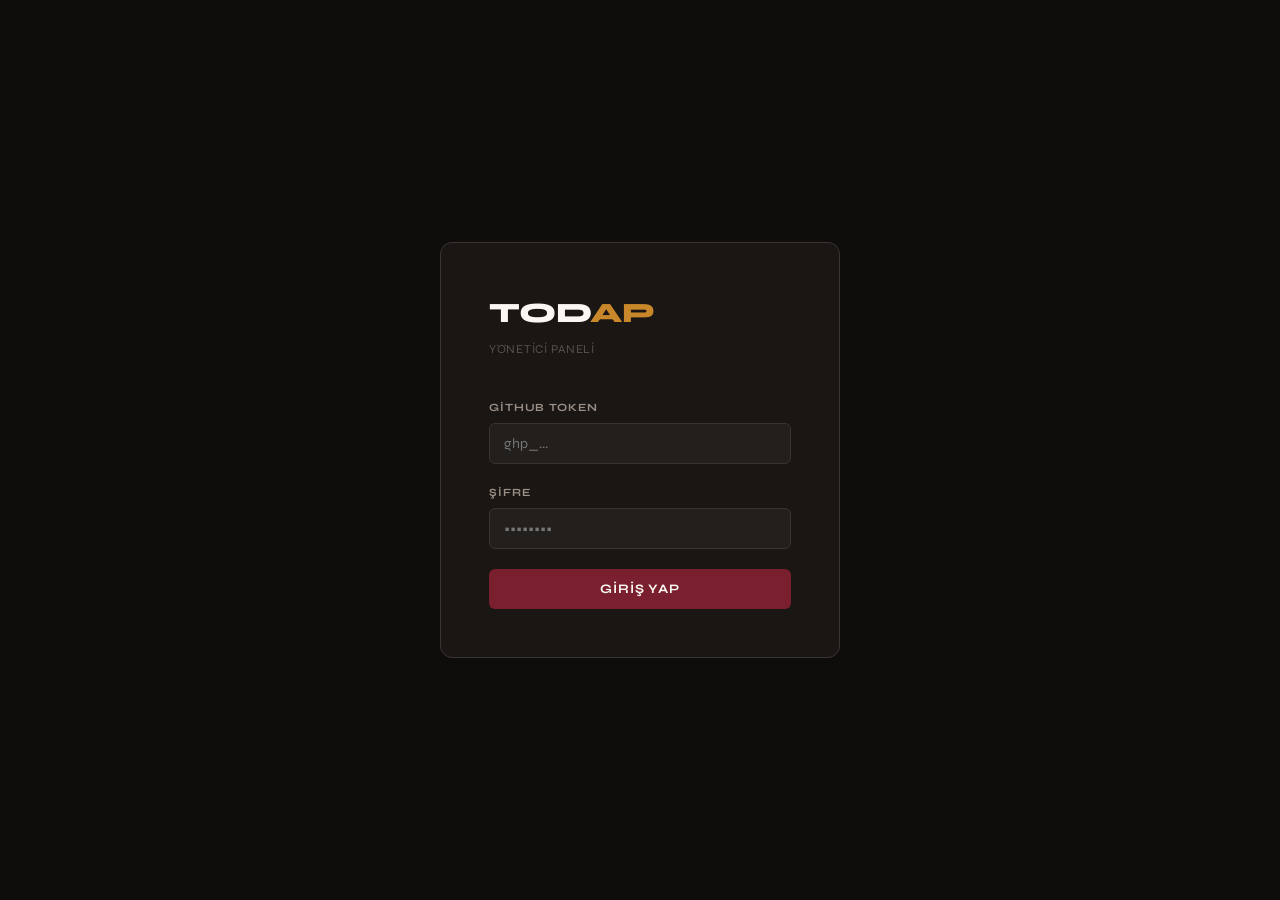
<file: admin/index.html>
<!DOCTYPE html>
<html lang="tr">
<head>
<meta charset="UTF-8"/>
<meta name="viewport" content="width=device-width, initial-scale=1.0"/>
<title>TODAP — Yönetici Paneli</title>
<link rel="preconnect" href="https://fonts.googleapis.com"/>
<link rel="preconnect" href="https://fonts.gstatic.com" crossorigin/>
<link href="https://fonts.googleapis.com/css2?family=Syne:wght@400;600;700;800&family=Lora:ital,wght@0,400;1,400&display=swap" rel="stylesheet"/>
<style>
*,*::before,*::after{box-sizing:border-box;margin:0;padding:0}
:root{
  --bg:#0f0d0c;
  --surface:#1a1614;
  --surface2:#231f1d;
  --surface3:#2d2825;
  --border:#3a3330;
  --border2:#4a4340;
  --burgundy:#7a1f2e;
  --burgundy-bright:#a02840;
  --mustard:#c9872b;
  --mustard-dim:#8a5c1a;
  --cream:#faf7f2;
  --text:#e8e0d8;
  --text-muted:#9a8f86;
  --text-faint:#5a504a;
  --success:#3a6b35;
  --success-bg:#1a2e18;
  --error:#8b2020;
  --error-bg:#2e1515;
  --fd:'Syne',system-ui,sans-serif;
  --fs:'Lora',Georgia,serif;
}
html{scroll-behavior:smooth}
body{font-family:var(--fd);background:var(--bg);color:var(--text);font-size:14px;line-height:1.6;-webkit-font-smoothing:antialiased;min-height:100vh}

/* LOGIN */
#login-screen{display:flex;align-items:center;justify-content:center;min-height:100vh;padding:2rem;background:var(--bg)}
.login-box{background:var(--surface);border:1px solid var(--border);border-radius:12px;padding:3rem;width:100%;max-width:400px}
.login-logo{font-family:var(--fd);font-size:28px;font-weight:800;color:var(--cream);margin-bottom:4px}
.login-logo span{color:var(--mustard)}
.login-sub{font-size:12px;color:var(--text-faint);letter-spacing:0.06em;text-transform:uppercase;margin-bottom:2.5rem}
.login-label{font-size:11px;font-weight:700;letter-spacing:0.08em;text-transform:uppercase;color:var(--text-muted);display:block;margin-bottom:6px}
.login-input{width:100%;padding:11px 14px;background:var(--surface2);border:1px solid var(--border);border-radius:6px;color:var(--cream);font-family:var(--fd);font-size:14px;outline:none;transition:border-color .2s;margin-bottom:1.25rem}
.login-input:focus{border-color:var(--mustard)}
.login-btn{width:100%;padding:12px;background:var(--burgundy);color:var(--cream);font-family:var(--fd);font-size:13px;font-weight:700;letter-spacing:0.06em;text-transform:uppercase;border:none;border-radius:6px;cursor:pointer;transition:background .2s}
.login-btn:hover{background:var(--burgundy-bright)}
.login-error{background:var(--error-bg);border:1px solid var(--error);border-radius:6px;padding:10px 14px;font-size:13px;color:#e57373;margin-top:1rem;display:none}

/* LAYOUT */
#app{display:none;min-height:100vh}
.sidebar{position:fixed;top:0;left:0;bottom:0;width:240px;background:var(--surface);border-right:1px solid var(--border);display:flex;flex-direction:column;z-index:10}
.sidebar-logo{padding:1.5rem 1.75rem;border-bottom:1px solid var(--border)}
.sidebar-logo-text{font-size:20px;font-weight:800;color:var(--cream)}
.sidebar-logo-text span{color:var(--mustard)}
.sidebar-logo-sub{font-size:10px;color:var(--text-faint);letter-spacing:0.07em;text-transform:uppercase;margin-top:2px}
.sidebar-nav{padding:1rem 0;flex:1;overflow-y:auto}
.nav-section{padding:0.5rem 1.75rem 0.25rem;font-size:10px;font-weight:700;letter-spacing:0.1em;text-transform:uppercase;color:var(--text-faint)}
.nav-item{display:flex;align-items:center;gap:10px;padding:9px 1.75rem;cursor:pointer;transition:all .15s;color:var(--text-muted);font-size:13px;font-weight:600;letter-spacing:0.02em;border-left:2px solid transparent;text-decoration:none}
.nav-item:hover{color:var(--text);background:var(--surface2)}
.nav-item.active{color:var(--mustard);background:var(--surface2);border-left-color:var(--mustard)}
.nav-item .icon{width:16px;height:16px;opacity:0.7;flex-shrink:0}
.nav-item.active .icon{opacity:1}
.sidebar-footer{padding:1.25rem 1.75rem;border-top:1px solid var(--border)}
.sidebar-footer a{font-size:12px;color:var(--text-faint);text-decoration:none;display:block;margin-bottom:6px;transition:color .2s}
.sidebar-footer a:hover{color:var(--text)}
.sidebar-user{font-size:11px;color:var(--text-faint);margin-top:0.75rem}

.main{margin-left:240px;min-height:100vh;display:flex;flex-direction:column}
.topbar{padding:1.25rem 2rem;border-bottom:1px solid var(--border);display:flex;align-items:center;justify-content:space-between;background:var(--surface);position:sticky;top:0;z-index:5}
.topbar-title{font-size:16px;font-weight:700;color:var(--cream)}
.topbar-actions{display:flex;gap:10px;align-items:center}
.content{padding:2rem;flex:1}

/* BUTTONS */
.btn{font-family:var(--fd);font-size:12px;font-weight:700;letter-spacing:0.05em;text-transform:uppercase;padding:8px 18px;border-radius:5px;cursor:pointer;transition:all .2s;border:none;display:inline-flex;align-items:center;gap:6px}
.btn-primary{background:var(--burgundy);color:var(--cream)}
.btn-primary:hover{background:var(--burgundy-bright)}
.btn-secondary{background:var(--surface3);color:var(--text);border:1px solid var(--border)}
.btn-secondary:hover{background:var(--surface2);border-color:var(--border2)}
.btn-success{background:var(--success);color:var(--cream)}
.btn-success:hover{background:#4a8a40}
.btn-danger{background:var(--error);color:var(--cream)}
.btn-danger:hover{background:#a02020}
.btn-mustard{background:var(--mustard);color:#fff}
.btn-mustard:hover{background:#b07020}
.btn-sm{padding:5px 12px;font-size:11px}
.btn:disabled{opacity:0.5;cursor:not-allowed}

/* DASHBOARD */
.stats-grid{display:grid;grid-template-columns:repeat(4,1fr);gap:1rem;margin-bottom:2rem}
.stat-card{background:var(--surface);border:1px solid var(--border);border-radius:10px;padding:1.5rem}
.stat-card-num{font-size:36px;font-weight:800;color:var(--mustard);line-height:1}
.stat-card-label{font-size:11px;color:var(--text-faint);letter-spacing:0.06em;text-transform:uppercase;margin-top:6px}
.stat-card-sub{font-size:12px;color:var(--text-muted);margin-top:4px}

.recent-grid{display:grid;grid-template-columns:1fr 1fr;gap:1.5rem}
.widget{background:var(--surface);border:1px solid var(--border);border-radius:10px;padding:1.5rem}
.widget-title{font-size:12px;font-weight:700;letter-spacing:0.08em;text-transform:uppercase;color:var(--text-muted);margin-bottom:1.25rem;display:flex;align-items:center;justify-content:space-between}
.widget-item{padding:0.75rem 0;border-bottom:1px solid var(--border);display:flex;align-items:flex-start;justify-content:space-between;gap:1rem}
.widget-item:last-child{border-bottom:none;padding-bottom:0}
.widget-item-title{font-size:13px;color:var(--text);font-weight:600;line-height:1.35;flex:1}
.widget-item-meta{font-size:11px;color:var(--text-faint);margin-top:2px}
.widget-item-actions{display:flex;gap:6px;flex-shrink:0}

/* TAGS */
.tag{display:inline-block;font-size:10px;font-weight:700;letter-spacing:0.06em;text-transform:uppercase;padding:2px 8px;border-radius:3px}
.tag-red{background:rgba(122,31,46,0.3);color:#e57373;border:1px solid rgba(122,31,46,0.4)}
.tag-mustard{background:rgba(201,135,43,0.2);color:var(--mustard);border:1px solid rgba(201,135,43,0.3)}
.tag-green{background:rgba(58,107,53,0.3);color:#81c784;border:1px solid rgba(58,107,53,0.4)}
.tag-gray{background:var(--surface3);color:var(--text-muted);border:1px solid var(--border)}

/* LIST VIEW */
.list-toolbar{display:flex;align-items:center;justify-content:space-between;margin-bottom:1.5rem;gap:1rem}
.search-input{padding:8px 14px;background:var(--surface2);border:1px solid var(--border);border-radius:6px;color:var(--text);font-family:var(--fd);font-size:13px;outline:none;transition:border-color .2s;width:260px}
.search-input:focus{border-color:var(--mustard)}
.list-table{background:var(--surface);border:1px solid var(--border);border-radius:10px;overflow:hidden;width:100%}
.list-table table{width:100%;border-collapse:collapse}
.list-table th{padding:0.75rem 1.25rem;font-size:10px;font-weight:700;letter-spacing:0.08em;text-transform:uppercase;color:var(--text-faint);text-align:left;border-bottom:1px solid var(--border);background:var(--surface2)}
.list-table td{padding:1rem 1.25rem;border-bottom:1px solid var(--border);color:var(--text);font-size:13px;vertical-align:top}
.list-table tr:last-child td{border-bottom:none}
.list-table tr:hover td{background:var(--surface2)}
.list-table .td-title{font-weight:600;color:var(--cream);max-width:320px;line-height:1.4}
.list-table .td-date{color:var(--text-faint);white-space:nowrap;font-size:12px}
.list-table .td-actions{white-space:nowrap}
.list-table .td-actions{display:flex;gap:6px}

/* FORM */
.form-section{background:var(--surface);border:1px solid var(--border);border-radius:10px;padding:2rem;max-width:900px}
.form-section-title{font-size:13px;font-weight:700;letter-spacing:0.06em;text-transform:uppercase;color:var(--text-muted);margin-bottom:1.5rem;padding-bottom:1rem;border-bottom:1px solid var(--border)}
.form-row{display:grid;grid-template-columns:1fr 1fr;gap:1.25rem;margin-bottom:1.25rem}
.form-row.single{grid-template-columns:1fr}
.form-group{display:flex;flex-direction:column;gap:6px}
.form-label{font-size:11px;font-weight:700;letter-spacing:0.07em;text-transform:uppercase;color:var(--text-muted)}
.form-input,.form-select,.form-textarea{padding:10px 14px;background:var(--surface2);border:1px solid var(--border);border-radius:6px;color:var(--cream);font-family:var(--fd);font-size:13px;outline:none;transition:border-color .2s;width:100%}
.form-input:focus,.form-select:focus,.form-textarea:focus{border-color:var(--mustard)}
.form-textarea{min-height:160px;resize:vertical;font-family:var(--fs);font-size:14px;line-height:1.7}
.form-textarea.tall{min-height:320px}
.form-select option{background:var(--surface2)}
.form-hint{font-size:11px;color:var(--text-faint);margin-top:2px}
.form-actions{display:flex;gap:10px;align-items:center;margin-top:1.5rem;padding-top:1.5rem;border-top:1px solid var(--border)}

/* TOAST */
.toast{position:fixed;bottom:2rem;right:2rem;padding:14px 20px;border-radius:8px;font-size:13px;font-weight:600;z-index:1000;transform:translateY(100px);opacity:0;transition:all .3s;max-width:340px;display:flex;align-items:center;gap:10px}
.toast.show{transform:translateY(0);opacity:1}
.toast-success{background:var(--success-bg);border:1px solid var(--success);color:#a5d6a7}
.toast-error{background:var(--error-bg);border:1px solid var(--error);color:#ef9a9a}
.toast-info{background:var(--surface2);border:1px solid var(--border2);color:var(--text)}

/* MODAL */
.modal-overlay{position:fixed;inset:0;background:rgba(0,0,0,0.7);z-index:100;display:flex;align-items:center;justify-content:center;padding:2rem;opacity:0;pointer-events:none;transition:opacity .2s}
.modal-overlay.show{opacity:1;pointer-events:all}
.modal{background:var(--surface);border:1px solid var(--border);border-radius:12px;padding:2rem;max-width:480px;width:100%}
.modal-title{font-size:16px;font-weight:700;color:var(--cream);margin-bottom:0.5rem}
.modal-body{font-size:14px;color:var(--text-muted);line-height:1.6;margin-bottom:1.5rem}
.modal-actions{display:flex;gap:10px;justify-content:flex-end}

/* LOADING */
.loading-overlay{position:fixed;inset:0;background:rgba(15,13,12,0.85);z-index:200;display:flex;flex-direction:column;align-items:center;justify-content:center;gap:1rem;opacity:0;pointer-events:none;transition:opacity .2s}
.loading-overlay.show{opacity:1;pointer-events:all}
.loading-spinner{width:36px;height:36px;border:3px solid var(--border);border-top-color:var(--mustard);border-radius:50%;animation:spin 0.8s linear infinite}
.loading-text{font-size:13px;color:var(--text-muted)}
@keyframes spin{to{transform:rotate(360deg)}}

/* EMPTY */
.empty-state{text-align:center;padding:4rem 2rem;color:var(--text-faint)}
.empty-state-icon{font-size:48px;margin-bottom:1rem;opacity:0.4}
.empty-state-text{font-size:14px;margin-bottom:1.5rem}

/* RICHTEXT toolbar */
.editor-toolbar{display:flex;gap:4px;padding:8px;background:var(--surface3);border:1px solid var(--border);border-bottom:none;border-radius:6px 6px 0 0;flex-wrap:wrap}
.editor-toolbar button{padding:4px 10px;background:var(--surface2);border:1px solid var(--border);border-radius:3px;color:var(--text-muted);font-size:12px;font-family:var(--fd);cursor:pointer;transition:all .15s}
.editor-toolbar button:hover{background:var(--surface);color:var(--cream)}
.editor-toolbar button.active{background:var(--mustard-dim);color:var(--mustard);border-color:var(--mustard-dim)}
.editor-textarea{border-radius:0 0 6px 6px !important;border-top:none !important}

/* TICKER EDITOR */
.ticker-item{display:flex;gap:8px;align-items:center;padding:8px;background:var(--surface2);border:1px solid var(--border);border-radius:6px;margin-bottom:6px}
.ticker-item input{flex:1;padding:6px 10px;background:var(--surface3);border:1px solid var(--border);border-radius:4px;color:var(--cream);font-family:var(--fd);font-size:13px;outline:none}
.ticker-item input:focus{border-color:var(--mustard)}

/* STATUS */
.status-badge{display:inline-flex;align-items:center;gap:5px;font-size:11px;font-weight:600;padding:3px 8px;border-radius:100px}
.status-badge::before{content:'';width:6px;height:6px;border-radius:50%;background:currentColor}
.status-live{color:#81c784;background:rgba(58,107,53,0.2)}
.status-draft{color:var(--text-muted);background:var(--surface3)}

/* DEPLOY STATUS */
.deploy-bar{background:var(--surface);border:1px solid var(--border);border-radius:10px;padding:1.25rem 1.5rem;margin-bottom:1.5rem;display:flex;align-items:center;justify-content:space-between;gap:1rem}
.deploy-info{display:flex;align-items:center;gap:10px}
.deploy-dot{width:8px;height:8px;border-radius:50%;background:#81c784;animation:pulse 2s infinite}
@keyframes pulse{0%,100%{opacity:1}50%{opacity:0.4}}
.deploy-text{font-size:12px;color:var(--text-muted)}
.deploy-text strong{color:var(--cream)}

/* PAGES */
.page{display:none}
.page.active{display:block}

/* RESPONSIVE */
@media(max-width:900px){
  .sidebar{width:200px}
  .main{margin-left:200px}
  .stats-grid{grid-template-columns:1fr 1fr}
  .recent-grid{grid-template-columns:1fr}
}
</style>
</head>
<body>

<!-- LOGIN -->
<div id="login-screen">
  <div class="login-box">
    <div class="login-logo">TOD<span>AP</span></div>
    <div class="login-sub">Yönetici Paneli</div>
    <label class="login-label">GitHub Token</label>
    <input class="login-input" type="password" id="login-token" placeholder="ghp_..." />
    <label class="login-label">Şifre</label>
    <input class="login-input" type="password" id="login-pass" placeholder="••••••••" onkeydown="if(event.key==='Enter')doLogin()"/>
    <button class="login-btn" onclick="doLogin()">Giriş Yap</button>
    <div class="login-error" id="login-error">Hatalı şifre. Tekrar deneyin.</div>
  </div>
</div>

<!-- APP -->
<div id="app">
  <!-- Sidebar -->
  <div class="sidebar">
    <div class="sidebar-logo">
      <div class="sidebar-logo-text">TOD<span>AP</span></div>
      <div class="sidebar-logo-sub">Yönetici Paneli</div>
    </div>
    <nav class="sidebar-nav">
      <div class="nav-section">Genel</div>
      <a class="nav-item active" onclick="showPage('dashboard')">
        <svg class="icon" viewBox="0 0 24 24" fill="none" stroke="currentColor" stroke-width="2"><rect x="3" y="3" width="7" height="7"/><rect x="14" y="3" width="7" height="7"/><rect x="3" y="14" width="7" height="7"/><rect x="14" y="14" width="7" height="7"/></svg>
        Dashboard
      </a>
      <div class="nav-section" style="margin-top:0.5rem">İçerik</div>
      <a class="nav-item" onclick="showPage('haberler')">
        <svg class="icon" viewBox="0 0 24 24" fill="none" stroke="currentColor" stroke-width="2"><path d="M14 2H6a2 2 0 0 0-2 2v16a2 2 0 0 0 2 2h12a2 2 0 0 0 2-2V8z"/><polyline points="14,2 14,8 20,8"/><line x1="16" y1="13" x2="8" y2="13"/><line x1="16" y1="17" x2="8" y2="17"/></svg>
        Haberler
      </a>
      <a class="nav-item" onclick="showPage('etkinlikler')">
        <svg class="icon" viewBox="0 0 24 24" fill="none" stroke="currentColor" stroke-width="2"><rect x="3" y="4" width="18" height="18" rx="2"/><line x1="16" y1="2" x2="16" y2="6"/><line x1="8" y1="2" x2="8" y2="6"/><line x1="3" y1="10" x2="21" y2="10"/></svg>
        Etkinlikler
      </a>
      <a class="nav-item" onclick="showPage('ticker')">
        <svg class="icon" viewBox="0 0 24 24" fill="none" stroke="currentColor" stroke-width="2"><polyline points="22,12 18,12 15,21 9,3 6,12 2,12"/></svg>
        Duyuru Bandı
      </a>
      <div class="nav-section" style="margin-top:0.5rem">Site</div>
      <a class="nav-item" href="https://ebubekirgonan.github.io/todap" target="_blank">
        <svg class="icon" viewBox="0 0 24 24" fill="none" stroke="currentColor" stroke-width="2"><path d="M18 13v6a2 2 0 0 1-2 2H5a2 2 0 0 1-2-2V8a2 2 0 0 1 2-2h6"/><polyline points="15,3 21,3 21,9"/><line x1="10" y1="14" x2="21" y2="3"/></svg>
        Siteyi Görüntüle
      </a>
    </nav>
    <div class="sidebar-footer">
      <a onclick="logout()" style="cursor:pointer">Çıkış Yap</a>
      <div class="sidebar-user">ebubekirgonan.github.io/todap</div>
    </div>
  </div>

  <!-- Main -->
  <div class="main">
    <div class="topbar">
      <div class="topbar-title" id="topbar-title">Dashboard</div>
      <div class="topbar-actions" id="topbar-actions"></div>
    </div>
    <div class="content">

      <!-- DASHBOARD -->
      <div class="page active" id="page-dashboard">
        <div class="deploy-bar">
          <div class="deploy-info">
            <div class="deploy-dot"></div>
            <div class="deploy-text"><strong>Site Canlı</strong> · ebubekirgonan.github.io/todap · Değişiklikler otomatik deploy olur</div>
          </div>
          <a href="https://ebubekirgonan.github.io/todap" target="_blank" class="btn btn-secondary btn-sm">Siteyi Aç ↗</a>
        </div>
        <div class="stats-grid" id="stats-grid">
          <div class="stat-card"><div class="stat-card-num" id="s-haber">—</div><div class="stat-card-label">Haber</div><div class="stat-card-sub">Toplam içerik</div></div>
          <div class="stat-card"><div class="stat-card-num" id="s-etkinlik">—</div><div class="stat-card-label">Etkinlik</div><div class="stat-card-sub">Toplam kayıt</div></div>
          <div class="stat-card"><div class="stat-card-num">2</div><div class="stat-card-label">Yayın</div><div class="stat-card-sub">Süreli yayın</div></div>
          <div class="stat-card"><div class="stat-card-num">4</div><div class="stat-card-label">Komisyon</div><div class="stat-card-sub">Aktif birim</div></div>
        </div>
        <div class="recent-grid">
          <div class="widget">
            <div class="widget-title">Son Haberler <a onclick="showPage('haberler')" style="cursor:pointer;font-size:11px;color:var(--mustard);font-weight:600;letter-spacing:0;text-transform:none">Tümü →</a></div>
            <div id="widget-haberler"><div style="color:var(--text-faint);font-size:13px;padding:1rem 0">Yükleniyor...</div></div>
          </div>
          <div class="widget">
            <div class="widget-title">Son Etkinlikler <a onclick="showPage('etkinlikler')" style="cursor:pointer;font-size:11px;color:var(--mustard);font-weight:600;letter-spacing:0;text-transform:none">Tümü →</a></div>
            <div id="widget-etkinlikler"><div style="color:var(--text-faint);font-size:13px;padding:1rem 0">Yükleniyor...</div></div>
          </div>
        </div>
      </div>

      <!-- HABERLER LİSTESİ -->
      <div class="page" id="page-haberler">
        <div class="list-toolbar">
          <input class="search-input" placeholder="Haber ara..." oninput="filterTable('haber-table',this.value)"/>
          <button class="btn btn-primary" onclick="showPage('haber-yeni')">+ Yeni Haber</button>
        </div>
        <div class="list-table">
          <table id="haber-table">
            <thead><tr><th>Başlık</th><th>Kategori</th><th>Tarih</th><th>İşlemler</th></tr></thead>
            <tbody id="haber-tbody"></tbody>
          </table>
        </div>
      </div>

      <!-- HABER FORM -->
      <div class="page" id="page-haber-yeni">
        <div class="form-section">
          <div class="form-section-title" id="haber-form-title">Yeni Haber Ekle</div>
          <input type="hidden" id="haber-edit-slug"/>
          <div class="form-row">
            <div class="form-group">
              <label class="form-label">Slug (URL kısmı)</label>
              <input class="form-input" id="haber-slug" placeholder="ornek-haber-basligi" oninput="this.value=this.value.toLowerCase().replace(/[^a-z0-9-]/g,'')"/>
              <div class="form-hint">Küçük harf, tire ile. Örn: yargi-paketi-aciklamasi</div>
            </div>
            <div class="form-group">
              <label class="form-label">Kategori</label>
              <select class="form-select" id="haber-tag">
                <option value="Bildiri" data-cls="r">Bildiri</option>
                <option value="Savunuculuk" data-cls="">Savunuculuk</option>
                <option value="Rapor" data-cls="r">Rapor</option>
                <option value="Dayanışma" data-cls="">Dayanışma</option>
                <option value="İnsan Hakları" data-cls="g">İnsan Hakları</option>
                <option value="Açıklama" data-cls="r">Açıklama</option>
                <option value="Duyuru" data-cls="">Duyuru</option>
              </select>
            </div>
          </div>
          <div class="form-row single">
            <div class="form-group">
              <label class="form-label">Başlık</label>
              <input class="form-input" id="haber-title" placeholder="Haber başlığı..."/>
            </div>
          </div>
          <div class="form-row single">
            <div class="form-group">
              <label class="form-label">Özet (Ana sayfada görünür)</label>
              <textarea class="form-textarea" id="haber-excerpt" style="min-height:80px" placeholder="Kısa özet..."></textarea>
            </div>
          </div>
          <div class="form-row">
            <div class="form-group">
              <label class="form-label">Tarih</label>
              <input class="form-input" id="haber-date" type="text" placeholder="23 Aralık 2025"/>
            </div>
            <div class="form-group">
              <label class="form-label">Slug (Benzersiz ID)</label>
              <input class="form-input" id="haber-slug2" placeholder="otomatik" readonly style="opacity:0.5"/>
            </div>
          </div>
          <div class="form-row single">
            <div class="form-group">
              <label class="form-label">İçerik (HTML destekler)</label>
              <div class="editor-toolbar">
                <button onclick="insertTag('haber-body','<h2>','</h2>')">H2</button>
                <button onclick="insertTag('haber-body','<h3>','</h3>')">H3</button>
                <button onclick="insertTag('haber-body','<p>','</p>')">P</button>
                <button onclick="insertTag('haber-body','<strong>','</strong>')"><b>B</b></button>
                <button onclick="insertTag('haber-body','<em>','</em>')"><i>I</i></button>
                <button onclick="insertTag('haber-body','<ul>\n<li>','</li>\n</ul>')">Liste</button>
                <button onclick="insertTag('haber-body','<li>','</li>')">Madde</button>
                <button onclick="insertTag('haber-body','<blockquote>','</blockquote>')">Alıntı</button>
                <button onclick="insertTag('haber-body','<br/>','')">BR</button>
              </div>
              <textarea class="form-textarea tall editor-textarea" id="haber-body" placeholder="<p>İlk paragraf...</p>&#10;&#10;<h2>Alt Başlık</h2>&#10;<p>Devam...</p>"></textarea>
              <div class="form-hint">HTML etiketleri kullanabilirsiniz: &lt;p&gt;, &lt;h2&gt;, &lt;h3&gt;, &lt;ul&gt;&lt;li&gt;, &lt;strong&gt;, &lt;em&gt;, &lt;blockquote&gt;</div>
            </div>
          </div>
          <div class="form-actions">
            <button class="btn btn-success" onclick="saveHaber()">💾 Kaydet & Yayınla</button>
            <button class="btn btn-secondary" onclick="showPage('haberler')">İptal</button>
            <span id="haber-save-status" style="font-size:12px;color:var(--text-faint)"></span>
          </div>
        </div>
      </div>

      <!-- ETKİNLİKLER LİSTESİ -->
      <div class="page" id="page-etkinlikler">
        <div class="list-toolbar">
          <input class="search-input" placeholder="Etkinlik ara..." oninput="filterTable('etkinlik-table',this.value)"/>
          <button class="btn btn-primary" onclick="showPage('etkinlik-yeni')">+ Yeni Etkinlik</button>
        </div>
        <div class="list-table">
          <table id="etkinlik-table">
            <thead><tr><th>Başlık</th><th>Kategori</th><th>Tarih</th><th>İşlemler</th></tr></thead>
            <tbody id="etkinlik-tbody"></tbody>
          </table>
        </div>
      </div>

      <!-- ETKİNLİK FORM -->
      <div class="page" id="page-etkinlik-yeni">
        <div class="form-section">
          <div class="form-section-title" id="etkinlik-form-title">Yeni Etkinlik Ekle</div>
          <input type="hidden" id="etkinlik-edit-slug"/>
          <div class="form-row">
            <div class="form-group">
              <label class="form-label">Slug</label>
              <input class="form-input" id="etkinlik-slug" placeholder="etkinlik-adi" oninput="this.value=this.value.toLowerCase().replace(/[^a-z0-9-]/g,'')"/>
            </div>
            <div class="form-group">
              <label class="form-label">Kategori</label>
              <select class="form-select" id="etkinlik-tag">
                <option>Eğitim Programı</option>
                <option>Sempozyum</option>
                <option>Eylem</option>
                <option>Panel</option>
                <option>Atölye</option>
                <option>Toplantı</option>
                <option>Hukuki Süreç</option>
                <option>Duyuru</option>
              </select>
            </div>
          </div>
          <div class="form-row single">
            <div class="form-group">
              <label class="form-label">Başlık</label>
              <input class="form-input" id="etkinlik-title" placeholder="Etkinlik başlığı..."/>
            </div>
          </div>
          <div class="form-row">
            <div class="form-group">
              <label class="form-label">Gün (Sayı)</label>
              <input class="form-input" id="etkinlik-gun" placeholder="12 veya —"/>
            </div>
            <div class="form-group">
              <label class="form-label">Ay (3 harf)</label>
              <input class="form-input" id="etkinlik-ay" placeholder="Ara, Oca, May..."/>
            </div>
          </div>
          <div class="form-row single">
            <div class="form-group">
              <label class="form-label">Tarih (Tam metin)</label>
              <input class="form-input" id="etkinlik-date" placeholder="12 Aralık 2025"/>
            </div>
          </div>
          <div class="form-row single">
            <div class="form-group">
              <label class="form-label">Kısa Açıklama (Ana sayfada görünür)</label>
              <textarea class="form-textarea" id="etkinlik-desc" style="min-height:80px" placeholder="Kısa açıklama..."></textarea>
            </div>
          </div>
          <div class="form-row single">
            <div class="form-group">
              <label class="form-label">Detaylı İçerik (HTML)</label>
              <div class="editor-toolbar">
                <button onclick="insertTag('etkinlik-body','<h2>','</h2>')">H2</button>
                <button onclick="insertTag('etkinlik-body','<h3>','</h3>')">H3</button>
                <button onclick="insertTag('etkinlik-body','<p>','</p>')">P</button>
                <button onclick="insertTag('etkinlik-body','<strong>','</strong>')"><b>B</b></button>
                <button onclick="insertTag('etkinlik-body','<ul>\n<li>','</li>\n</ul>')">Liste</button>
                <button onclick="insertTag('etkinlik-body','<li>','</li>')">Madde</button>
                <button onclick="insertTag('etkinlik-body','<blockquote>','</blockquote>')">Alıntı</button>
              </div>
              <textarea class="form-textarea tall editor-textarea" id="etkinlik-body" placeholder="<p>Etkinlik detayları...</p>"></textarea>
            </div>
          </div>
          <div class="form-actions">
            <button class="btn btn-success" onclick="saveEtkinlik()">💾 Kaydet & Yayınla</button>
            <button class="btn btn-secondary" onclick="showPage('etkinlikler')">İptal</button>
            <span id="etkinlik-save-status" style="font-size:12px;color:var(--text-faint)"></span>
          </div>
        </div>
      </div>

      <!-- TICKER EDITOR -->
      <div class="page" id="page-ticker">
        <div class="form-section" style="max-width:700px">
          <div class="form-section-title">Duyuru Bandı Yönetimi</div>
          <p style="font-size:13px;color:var(--text-muted);margin-bottom:1.5rem;line-height:1.6">Sitenin üst kısmında kayan duyuru bandını buradan yönetebilirsiniz. Her satır bir duyuru. <strong style="color:var(--text)">Güçlü</strong> etiketiyle vurgulu başlık ekleyebilirsiniz.</p>
          <div id="ticker-items"></div>
          <button class="btn btn-secondary" onclick="addTickerItem()" style="margin-bottom:1.5rem">+ Duyuru Ekle</button>
          <div class="form-actions">
            <button class="btn btn-success" onclick="saveTicker()">💾 Kaydet & Yayınla</button>
            <span id="ticker-save-status" style="font-size:12px;color:var(--text-faint)"></span>
          </div>
        </div>
      </div>

    </div>
  </div>
</div>

<!-- Toast -->
<div class="toast" id="toast"></div>

<!-- Modal -->
<div class="modal-overlay" id="modal-overlay">
  <div class="modal">
    <div class="modal-title" id="modal-title"></div>
    <div class="modal-body" id="modal-body"></div>
    <div class="modal-actions">
      <button class="btn btn-secondary" onclick="closeModal()">İptal</button>
      <button class="btn btn-danger" id="modal-confirm">Sil</button>
    </div>
  </div>
</div>

<!-- Loading -->
<div class="loading-overlay" id="loading">
  <div class="loading-spinner"></div>
  <div class="loading-text" id="loading-text">GitHub'a kaydediliyor...</div>
</div>

<script>
// ============================================================
// CONFIG
// ============================================================
const GH_OWNER  = 'EbubekirGonan';
const GH_REPO   = 'todap';
const GH_BRANCH = 'main';
const INDEX_PATH = 'index.html';
const ADMIN_PASSWORD = 'todap2025';

// Token'ı localStorage'dan al
let GH_TOKEN = localStorage.getItem('GH_TOKEN') || '';

// ============================================================
// AUTH
// ============================================================
function doLogin() {
  const token = document.getElementById('login-token').value.trim();
  const p = document.getElementById('login-pass').value;
  
  if (!token) {
    document.getElementById('login-error').innerHTML = 'Lütfen GitHub Token\'ını girin.';
    document.getElementById('login-error').style.display = 'block';
    return;
  }
  
  if (p === ADMIN_PASSWORD) {
    GH_TOKEN = token;
    localStorage.setItem('GH_TOKEN', token);
    document.getElementById('login-screen').style.display = 'none';
    document.getElementById('app').style.display = 'flex';
    init();
  } else {
    document.getElementById('login-error').innerHTML = 'Hatalı şifre. Tekrar deneyin.';
    document.getElementById('login-error').style.display = 'block';
  }
}

function logout() {
  localStorage.removeItem('GH_TOKEN');
  GH_TOKEN = '';
  document.getElementById('app').style.display = 'none';
  document.getElementById('login-screen').style.display = 'flex';
  document.getElementById('login-token').value = '';
  document.getElementById('login-pass').value = '';
  document.getElementById('login-error').style.display = 'none';
}

// ============================================================
// GITHUB API
// ============================================================
async function ghGet(path) {
  const r = await fetch(`https://api.github.com/repos/${GH_OWNER}/${GH_REPO}/contents/${path}?ref=${GH_BRANCH}`, {
    headers: { Authorization: `token ${GH_TOKEN}`, Accept: 'application/vnd.github.v3+json' }
  });
  if (!r.ok) throw new Error(`GitHub GET failed: ${r.status}`);
  return r.json();
}

async function ghPut(path, content, message, sha) {
  const body = { message, content: btoa(unescape(encodeURIComponent(content))), branch: GH_BRANCH };
  if (sha) body.sha = sha;
  const r = await fetch(`https://api.github.com/repos/${GH_OWNER}/${GH_REPO}/contents/${path}`, {
    method: 'PUT',
    headers: { Authorization: `token ${GH_TOKEN}`, Accept: 'application/vnd.github.v3+json', 'Content-Type': 'application/json' },
    body: JSON.stringify(body)
  });
  if (!r.ok) { const e = await r.json(); throw new Error(e.message || `GitHub PUT failed: ${r.status}`); }
  return r.json();
}

// ============================================================
// STATE
// ============================================================
let indexContent = '';
let indexSha = '';
let DATA = { haberler: {}, etkinlikler: {} };
let tickerItems = [];

// ============================================================
// INIT
// ============================================================
async function init() {
  showLoading('Site verileri yükleniyor...');
  try {
    const f = await ghGet(INDEX_PATH);
    indexSha = f.sha;
    indexContent = decodeURIComponent(escape(atob(f.content.replace(/\n/g,''))));
    parseData();
    parseTicker();
    renderDashboard();
    renderHaberTable();
    renderEtkinlikTable();
    renderTickerEditor();
    hideLoading();
  } catch(e) {
    hideLoading();
    showToast('Veri yüklenemedi: ' + e.message, 'error');
  }
}

// ============================================================
// PARSE DATA FROM HTML
// ============================================================
function parseData() {
  const m = indexContent.match(/const DATA = ({[\s\S]*?});\s*\n\s*let tickerItems/);
  if (m) {
    try { DATA = eval('(' + m[1] + ')'); } catch(e) { DATA = {haberler:{}, etkinlikler:{}}; }
  } else {
    // Try alternative
    const m2 = indexContent.match(/const DATA = ({[\s\S]*?});\s*\n/);
    if (m2) { try { DATA = eval('(' + m2[1] + ')'); } catch(e) {} }
  }
}

function parseTicker() {
  const m = indexContent.match(/let tickerItems = (\[[\s\S]*?\]);\s*\n/);
  if (m) {
    try { tickerItems = eval(m[1]); } catch(e) { tickerItems = []; }
  } else {
    // Parse from HTML ticker
    const ticks = [];
    const re = /<span><strong>(.*?)<\/strong>\s*·\s*(.*?)<\/span>/g;
    let t;
    const half = [];
    while ((t = re.exec(indexContent)) !== null) half.push({ bold: t[1], text: t[2] });
    // deduplicate (ticker is doubled)
    const seen = new Set();
    for (const h of half) {
      const k = h.bold + h.text;
      if (!seen.has(k)) { seen.add(k); ticks.push(h); }
    }
    tickerItems = ticks;
  }
}

// ============================================================
// SERIALIZE DATA BACK TO HTML
// ============================================================
function serializeAndSave(msg) {
  return new Promise(async (resolve, reject) => {
    try {
      // Build new DATA object string
      const dataStr = buildDataString();
      const tickerStr = buildTickerString();
      const tickerHtml = buildTickerHtml();

      let html = indexContent;

      // Replace DATA object
      html = html.replace(/const DATA = {[\s\S]*?};\s*\nlet tickerItems/, `const DATA = ${dataStr};\nlet tickerItems`);

      // Replace tickerItems
      html = html.replace(/let tickerItems = \[[\s\S]*?\];\s*\n/, `let tickerItems = ${tickerStr};\n`);

      // Replace ticker HTML
      html = html.replace(
        /<div class="ticker-inner">[\s\S]*?<\/div><\/div>/,
        `<div class="ticker-inner">\n${tickerHtml}\n</div></div>`
      );

      showLoading('GitHub\'a kaydediliyor...');
      const result = await ghPut(INDEX_PATH, html, msg, indexSha);
      indexSha = result.content.sha;
      indexContent = html;
      hideLoading();
      resolve();
    } catch(e) {
      hideLoading();
      reject(e);
    }
  });
}

function buildDataString() {
  const haberEntries = Object.entries(DATA.haberler).map(([slug, d]) => {
    const body = d.body.replace(/`/g, '\\`').replace(/\${/g, '\\${');
    return `'${slug}':{tag:${JSON.stringify(d.tag)},cls:${JSON.stringify(d.cls||'')},title:${JSON.stringify(d.title)},date:${JSON.stringify(d.date)},excerpt:${JSON.stringify(d.excerpt||'')},body:\`${body}\`}`;
  }).join(',\n');

  const etkinlikEntries = Object.entries(DATA.etkinlikler).map(([slug, d]) => {
    const body = d.body.replace(/`/g, '\\`').replace(/\${/g, '\\${');
    return `'${slug}':{tag:${JSON.stringify(d.tag)},gun:${JSON.stringify(d.gun)},ay:${JSON.stringify(d.ay)},title:${JSON.stringify(d.title)},date:${JSON.stringify(d.date)},desc:${JSON.stringify(d.desc||'')},body:\`${body}\`}`;
  }).join(',\n');

  return `{\nhaberler: {\n${haberEntries}\n},\netkinlikler: {\n${etkinlikEntries}\n}\n}`;
}

function buildTickerString() {
  return JSON.stringify(tickerItems, null, 2);
}

function buildTickerHtml() {
  const doubled = [...tickerItems, ...tickerItems];
  return doubled.map(t => `<span><strong>${t.bold}</strong> · ${t.text}</span>`).join('\n');
}

// ============================================================
// DASHBOARD
// ============================================================
function renderDashboard() {
  const haberCount = Object.keys(DATA.haberler).length;
  const etkinlikCount = Object.keys(DATA.etkinlikler).length;
  document.getElementById('s-haber').textContent = haberCount;
  document.getElementById('s-etkinlik').textContent = etkinlikCount;

  // Widget - son haberler
  const wh = document.getElementById('widget-haberler');
  const habEntries = Object.entries(DATA.haberler).slice(0, 4);
  if (!habEntries.length) { wh.innerHTML = '<div style="color:var(--text-faint);font-size:13px;padding:1rem 0">Henüz haber yok.</div>'; }
  else {
    wh.innerHTML = habEntries.map(([slug,d]) => `
      <div class="widget-item">
        <div><div class="widget-item-title">${d.title}</div><div class="widget-item-meta">${d.date} · <span class="tag ${d.cls==='r'?'tag-red':d.cls==='g'?'tag-green':'tag-mustard'}">${d.tag}</span></div></div>
        <div class="widget-item-actions"><button class="btn btn-secondary btn-sm" onclick="editHaber('${slug}')">Düzenle</button></div>
      </div>`).join('');
  }

  // Widget - son etkinlikler
  const we = document.getElementById('widget-etkinlikler');
  const etkEntries = Object.entries(DATA.etkinlikler).slice(0, 4);
  if (!etkEntries.length) { we.innerHTML = '<div style="color:var(--text-faint);font-size:13px;padding:1rem 0">Henüz etkinlik yok.</div>'; }
  else {
    we.innerHTML = etkEntries.map(([slug,d]) => `
      <div class="widget-item">
        <div><div class="widget-item-title">${d.title}</div><div class="widget-item-meta">${d.date} · <span class="tag tag-mustard">${d.tag}</span></div></div>
        <div class="widget-item-actions"><button class="btn btn-secondary btn-sm" onclick="editEtkinlik('${slug}')">Düzenle</button></div>
      </div>`).join('');
  }
}

// ============================================================
// HABERLER
// ============================================================
function renderHaberTable() {
  const tbody = document.getElementById('haber-tbody');
  const entries = Object.entries(DATA.haberler);
  if (!entries.length) {
    tbody.innerHTML = '<tr><td colspan="4"><div class="empty-state"><div class="empty-state-icon">📰</div><div class="empty-state-text">Henüz haber eklenmemiş.</div><button class="btn btn-primary" onclick="showPage(\'haber-yeni\')">İlk Haberi Ekle</button></div></td></tr>';
    return;
  }
  tbody.innerHTML = entries.map(([slug,d]) => `
    <tr>
      <td class="td-title">${d.title}</td>
      <td><span class="tag ${d.cls==='r'?'tag-red':d.cls==='g'?'tag-green':'tag-mustard'}">${d.tag}</span></td>
      <td class="td-date">${d.date}</td>
      <td class="td-actions">
        <button class="btn btn-secondary btn-sm" onclick="editHaber('${slug}')">Düzenle</button>
        <button class="btn btn-danger btn-sm" onclick="confirmDeleteHaber('${slug}')">Sil</button>
      </td>
    </tr>`).join('');
}

function editHaber(slug) {
  const d = DATA.haberler[slug];
  if (!d) return;
  document.getElementById('haber-form-title').textContent = 'Haberi Düzenle';
  document.getElementById('haber-edit-slug').value = slug;
  document.getElementById('haber-slug').value = slug;
  document.getElementById('haber-slug').disabled = true;
  document.getElementById('haber-tag').value = d.tag;
  document.getElementById('haber-title').value = d.title;
  document.getElementById('haber-excerpt').value = d.excerpt || '';
  document.getElementById('haber-date').value = d.date;
  document.getElementById('haber-body').value = d.body;
  showPage('haber-yeni');
}

function resetHaberForm() {
  document.getElementById('haber-form-title').textContent = 'Yeni Haber Ekle';
  document.getElementById('haber-edit-slug').value = '';
  document.getElementById('haber-slug').value = '';
  document.getElementById('haber-slug').disabled = false;
  document.getElementById('haber-tag').value = 'Bildiri';
  document.getElementById('haber-title').value = '';
  document.getElementById('haber-excerpt').value = '';
  document.getElementById('haber-date').value = '';
  document.getElementById('haber-body').value = '';
}

async function saveHaber() {
  const editSlug = document.getElementById('haber-edit-slug').value;
  const slug = editSlug || document.getElementById('haber-slug').value.trim();
  const title = document.getElementById('haber-title').value.trim();
  const tag = document.getElementById('haber-tag').value;
  const excerpt = document.getElementById('haber-excerpt').value.trim();
  const date = document.getElementById('haber-date').value.trim();
  const body = document.getElementById('haber-body').value.trim();

  if (!slug) { showToast('Slug alanı boş olamaz!', 'error'); return; }
  if (!title) { showToast('Başlık alanı boş olamaz!', 'error'); return; }
  if (!body) { showToast('İçerik alanı boş olamaz!', 'error'); return; }

  const tagEl = document.getElementById('haber-tag');
  const cls = tagEl.selectedOptions[0].dataset.cls || '';

  DATA.haberler[slug] = { tag, cls, title, date: date || new Date().toLocaleDateString('tr-TR',{day:'numeric',month:'long',year:'numeric'}), excerpt, body };

  try {
    await serializeAndSave(`[Admin] Haber ${editSlug ? 'güncellendi' : 'eklendi'}: ${title}`);
    showToast('✓ Haber kaydedildi! Site birkaç saniyede güncellenir.', 'success');
    renderDashboard();
    renderHaberTable();
    resetHaberForm();
    showPage('haberler');
  } catch(e) {
    showToast('Hata: ' + e.message, 'error');
  }
}

function confirmDeleteHaber(slug) {
  showModal('Haberi Sil', `"${DATA.haberler[slug]?.title}" başlıklı haberi silmek istediğinize emin misiniz? Bu işlem geri alınamaz.`, async () => {
    delete DATA.haberler[slug];
    try {
      await serializeAndSave(`[Admin] Haber silindi: ${slug}`);
      showToast('Haber silindi.', 'success');
      renderDashboard();
      renderHaberTable();
    } catch(e) { showToast('Hata: ' + e.message, 'error'); }
  });
}

// ============================================================
// ETKİNLİKLER
// ============================================================
function renderEtkinlikTable() {
  const tbody = document.getElementById('etkinlik-tbody');
  const entries = Object.entries(DATA.etkinlikler);
  if (!entries.length) {
    tbody.innerHTML = '<tr><td colspan="4"><div class="empty-state"><div class="empty-state-icon">📅</div><div class="empty-state-text">Henüz etkinlik eklenmemiş.</div><button class="btn btn-primary" onclick="showPage(\'etkinlik-yeni\')">İlk Etkinliği Ekle</button></div></td></tr>';
    return;
  }
  tbody.innerHTML = entries.map(([slug,d]) => `
    <tr>
      <td class="td-title">${d.title}</td>
      <td><span class="tag tag-mustard">${d.tag}</span></td>
      <td class="td-date">${d.gun} ${d.ay}</td>
      <td class="td-actions">
        <button class="btn btn-secondary btn-sm" onclick="editEtkinlik('${slug}')">Düzenle</button>
        <button class="btn btn-danger btn-sm" onclick="confirmDeleteEtkinlik('${slug}')">Sil</button>
      </td>
    </tr>`).join('');
}

function editEtkinlik(slug) {
  const d = DATA.etkinlikler[slug];
  if (!d) return;
  document.getElementById('etkinlik-form-title').textContent = 'Etkinliği Düzenle';
  document.getElementById('etkinlik-edit-slug').value = slug;
  document.getElementById('etkinlik-slug').value = slug;
  document.getElementById('etkinlik-slug').disabled = true;
  document.getElementById('etkinlik-tag').value = d.tag;
  document.getElementById('etkinlik-title').value = d.title;
  document.getElementById('etkinlik-gun').value = d.gun;
  document.getElementById('etkinlik-ay').value = d.ay;
  document.getElementById('etkinlik-date').value = d.date;
  document.getElementById('etkinlik-desc').value = d.desc || '';
  document.getElementById('etkinlik-body').value = d.body;
  showPage('etkinlik-yeni');
}

function resetEtkinlikForm() {
  document.getElementById('etkinlik-form-title').textContent = 'Yeni Etkinlik Ekle';
  document.getElementById('etkinlik-edit-slug').value = '';
  document.getElementById('etkinlik-slug').value = '';
  document.getElementById('etkinlik-slug').disabled = false;
  ['etkinlik-tag','etkinlik-title','etkinlik-gun','etkinlik-ay','etkinlik-date','etkinlik-desc','etkinlik-body'].forEach(id => { if(document.getElementById(id)) document.getElementById(id).value = ''; });
}

async function saveEtkinlik() {
  const editSlug = document.getElementById('etkinlik-edit-slug').value;
  const slug = editSlug || document.getElementById('etkinlik-slug').value.trim();
  const title = document.getElementById('etkinlik-title').value.trim();
  const tag = document.getElementById('etkinlik-tag').value;
  const gun = document.getElementById('etkinlik-gun').value.trim();
  const ay = document.getElementById('etkinlik-ay').value.trim();
  const date = document.getElementById('etkinlik-date').value.trim();
  const desc = document.getElementById('etkinlik-desc').value.trim();
  const body = document.getElementById('etkinlik-body').value.trim();

  if (!slug) { showToast('Slug alanı boş olamaz!', 'error'); return; }
  if (!title) { showToast('Başlık alanı boş olamaz!', 'error'); return; }

  DATA.etkinlikler[slug] = { tag, gun: gun||'—', ay: ay||'?', title, date: date || gun + ' ' + ay, desc, body };

  try {
    await serializeAndSave(`[Admin] Etkinlik ${editSlug ? 'güncellendi' : 'eklendi'}: ${title}`);
    showToast('✓ Etkinlik kaydedildi! Site birkaç saniyede güncellenir.', 'success');
    renderDashboard();
    renderEtkinlikTable();
    resetEtkinlikForm();
    showPage('etkinlikler');
  } catch(e) {
    showToast('Hata: ' + e.message, 'error');
  }
}

function confirmDeleteEtkinlik(slug) {
  showModal('Etkinliği Sil', `"${DATA.etkinlikler[slug]?.title}" etkinliğini silmek istediğinize emin misiniz?`, async () => {
    delete DATA.etkinlikler[slug];
    try {
      await serializeAndSave(`[Admin] Etkinlik silindi: ${slug}`);
      showToast('Etkinlik silindi.', 'success');
      renderDashboard();
      renderEtkinlikTable();
    } catch(e) { showToast('Hata: ' + e.message, 'error'); }
  });
}

// ============================================================
// TICKER
// ============================================================
function renderTickerEditor() {
  const container = document.getElementById('ticker-items');
  container.innerHTML = tickerItems.map((t, i) => `
    <div class="ticker-item" id="tick-${i}">
      <input type="text" value="${t.bold}" placeholder="Etiket (Yeni, Bildiri...)" style="max-width:140px" onchange="tickerItems[${i}].bold=this.value"/>
      <span style="color:var(--text-faint);font-size:13px">·</span>
      <input type="text" value="${t.text}" placeholder="Duyuru metni..." onchange="tickerItems[${i}].text=this.value"/>
      <button class="btn btn-danger btn-sm" onclick="removeTickerItem(${i})">✕</button>
    </div>`).join('');
}

function addTickerItem() {
  tickerItems.push({ bold: 'Yeni', text: 'Duyuru metni...' });
  renderTickerEditor();
}

function removeTickerItem(i) {
  tickerItems.splice(i, 1);
  renderTickerEditor();
}

async function saveTicker() {
  // Collect current values from inputs
  const container = document.getElementById('ticker-items');
  const items = container.querySelectorAll('.ticker-item');
  tickerItems = Array.from(items).map(item => {
    const inputs = item.querySelectorAll('input');
    return { bold: inputs[0].value, text: inputs[1].value };
  });

  try {
    await serializeAndSave('[Admin] Duyuru bandı güncellendi');
    showToast('✓ Duyuru bandı güncellendi!', 'success');
    renderTickerEditor();
  } catch(e) {
    showToast('Hata: ' + e.message, 'error');
  }
}

// ============================================================
// UI HELPERS
// ============================================================
function showPage(name) {
  document.querySelectorAll('.page').forEach(p => p.classList.remove('active'));
  document.querySelectorAll('.nav-item').forEach(n => n.classList.remove('active'));
  document.getElementById('page-' + name)?.classList.add('active');

  const titles = {
    'dashboard': 'Dashboard', 'haberler': 'Haberler', 'haber-yeni': 'Haber Ekle / Düzenle',
    'etkinlikler': 'Etkinlikler', 'etkinlik-yeni': 'Etkinlik Ekle / Düzenle', 'ticker': 'Duyuru Bandı'
  };
  document.getElementById('topbar-title').textContent = titles[name] || name;

  // Activate nav item
  const navMap = { 'dashboard':'dashboard', 'haberler':'haberler', 'haber-yeni':'haberler', 'etkinlikler':'etkinlikler', 'etkinlik-yeni':'etkinlikler', 'ticker':'ticker' };
  document.querySelectorAll('.nav-item').forEach(n => {
    if (n.getAttribute('onclick')?.includes("'"+navMap[name]+"'")) n.classList.add('active');
  });

  if (name === 'haber-yeni' && !document.getElementById('haber-edit-slug').value) resetHaberForm();
  if (name === 'etkinlik-yeni' && !document.getElementById('etkinlik-edit-slug').value) resetEtkinlikForm();
}

function filterTable(tableId, q) {
  const table = document.getElementById(tableId);
  table.querySelectorAll('tbody tr').forEach(row => {
    row.style.display = row.textContent.toLowerCase().includes(q.toLowerCase()) ? '' : 'none';
  });
}

function insertTag(textareaId, open, close) {
  const ta = document.getElementById(textareaId);
  const start = ta.selectionStart, end = ta.selectionEnd;
  const selected = ta.value.substring(start, end);
  ta.value = ta.value.substring(0, start) + open + selected + close + ta.value.substring(end);
  ta.selectionStart = ta.selectionEnd = start + open.length + selected.length + close.length;
  ta.focus();
}

function showToast(msg, type = 'info') {
  const t = document.getElementById('toast');
  t.className = `toast toast-${type} show`;
  t.textContent = msg;
  setTimeout(() => t.classList.remove('show'), 4000);
}

let modalCallback = null;
function showModal(title, body, onConfirm) {
  document.getElementById('modal-title').textContent = title;
  document.getElementById('modal-body').textContent = body;
  document.getElementById('modal-overlay').classList.add('show');
  modalCallback = onConfirm;
  document.getElementById('modal-confirm').onclick = () => { closeModal(); if(modalCallback) modalCallback(); };
}

function closeModal() { document.getElementById('modal-overlay').classList.remove('show'); }

function showLoading(txt) {
  document.getElementById('loading-text').textContent = txt || 'İşleniyor...';
  document.getElementById('loading').classList.add('show');
}

function hideLoading() { document.getElementById('loading').classList.remove('show'); }
</script>
</body>
</html>
</file>
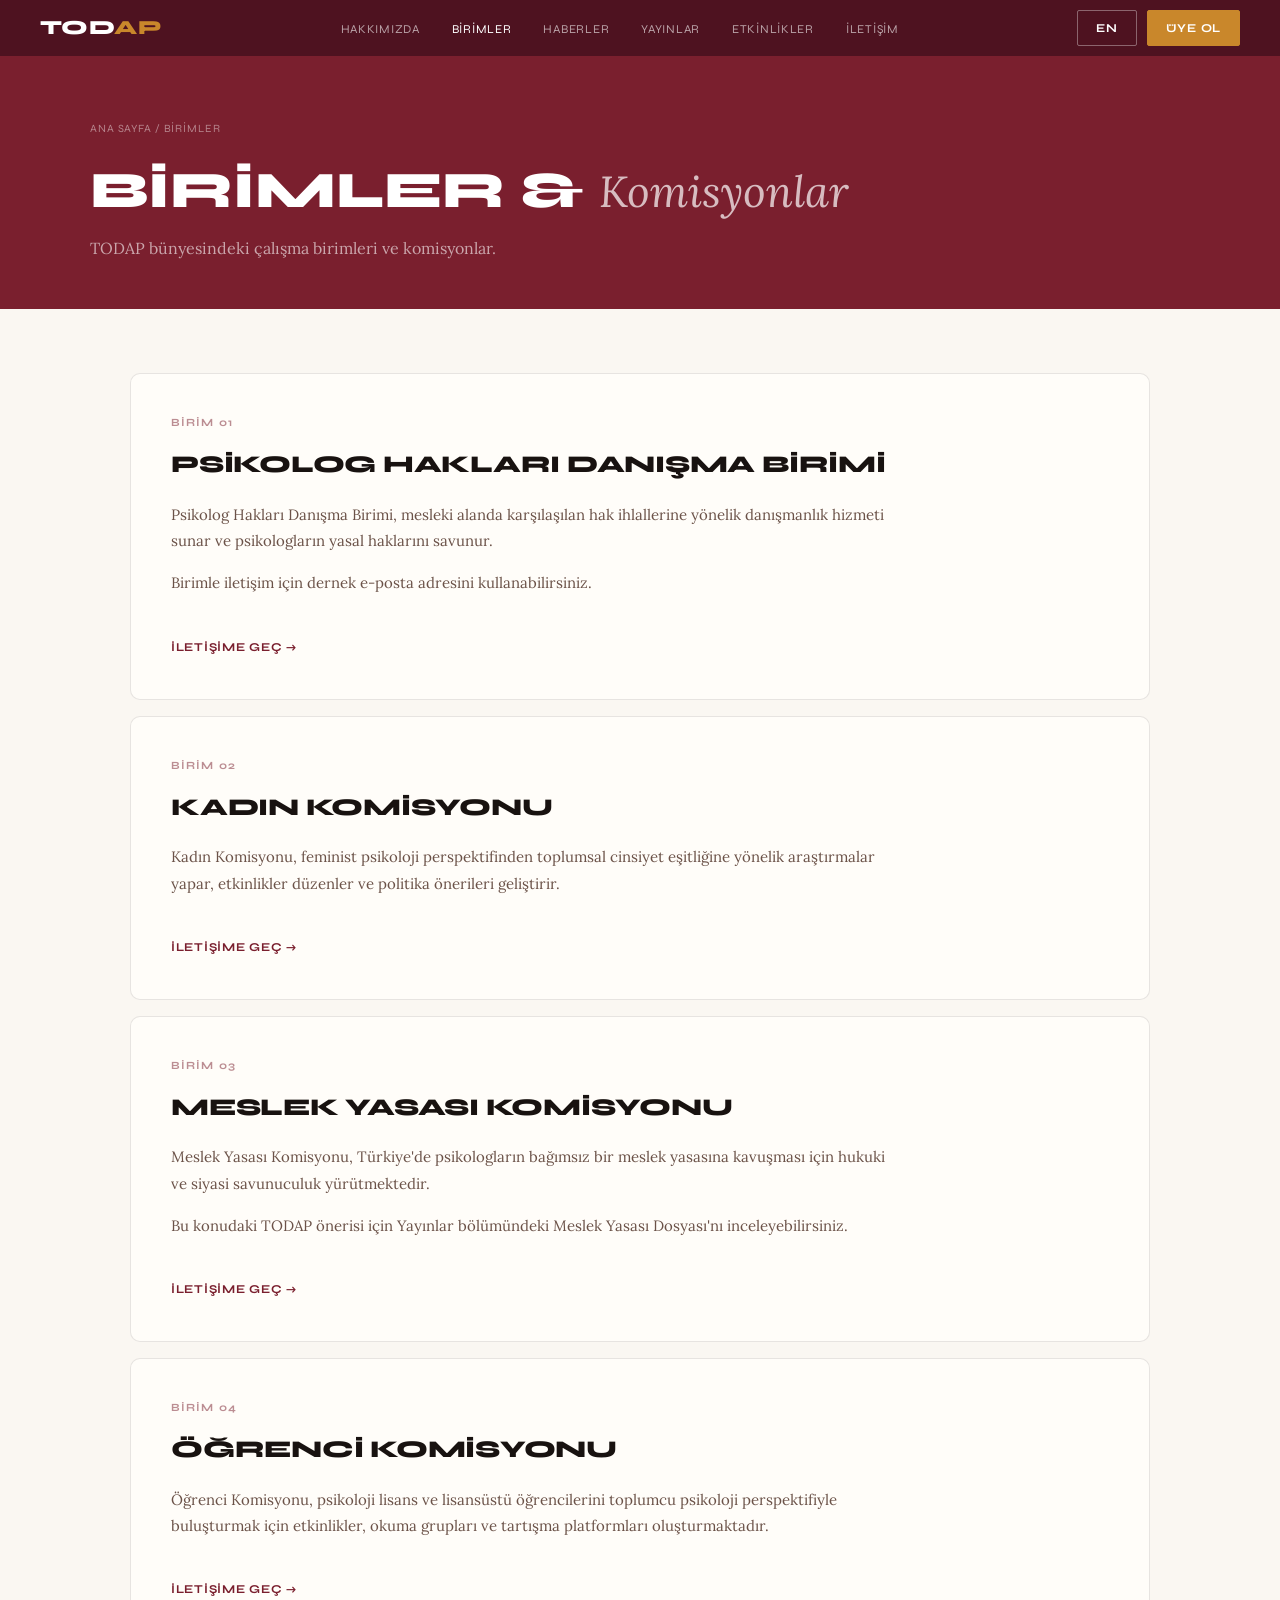
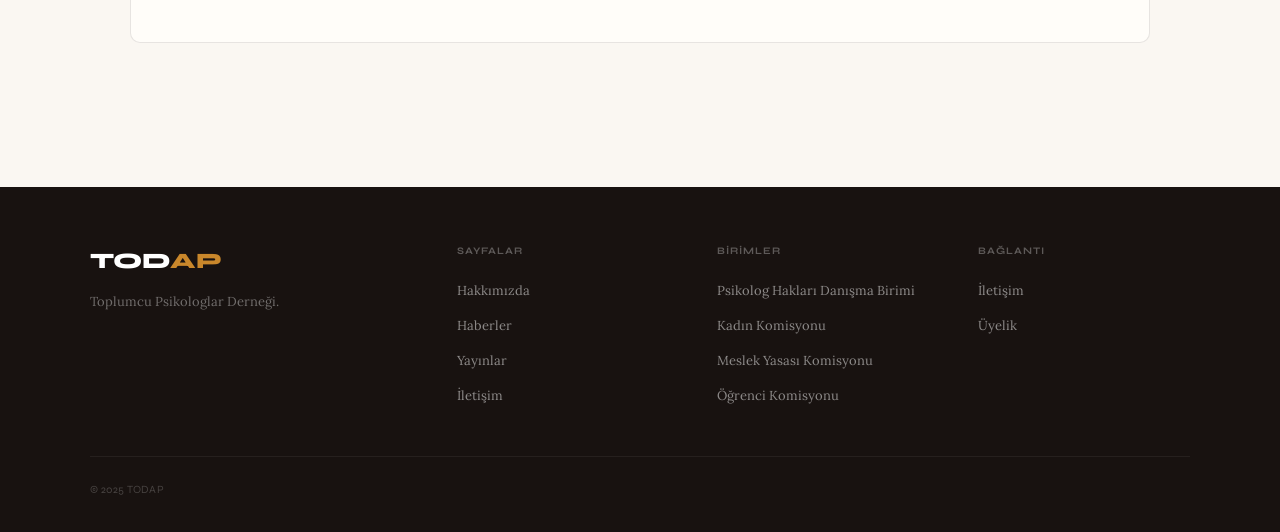
<file: pages/birimler.html>
<!DOCTYPE html>
<html lang="tr">
<head>
<meta charset="UTF-8"/><meta name="viewport" content="width=device-width, initial-scale=1.0"/>
<title>Birimler — TODAP</title>
<link rel="preconnect" href="https://fonts.googleapis.com"/>
<link href="https://fonts.googleapis.com/css2?family=Syne:wght@400;700;800&family=Lora:ital,wght@0,400;0,600;1,400;1,600&display=swap" rel="stylesheet"/>
<link rel="stylesheet" href="../shared.css"/>
<style>
.birim-page-card{background:var(--warm-white);border:1px solid var(--border);border-radius:10px;padding:2.5rem;margin-bottom:16px;scroll-margin-top:80px}
.birim-page-card:hover{border-color:var(--burgundy)}
.birim-no{font-family:var(--font-display);font-size:11px;font-weight:700;letter-spacing:0.1em;text-transform:uppercase;color:var(--burgundy);opacity:0.5;margin-bottom:0.75rem}
.birim-page-card h2{font-family:var(--font-display);font-size:24px;font-weight:800;text-transform:uppercase;letter-spacing:-0.01em;color:var(--ink);margin-bottom:1rem}
.birim-page-card .content-prose p{font-size:15px}
</style>
</head>
<body>
<nav>
  <a class="nav-logo" href="../index.html">TOD<span>AP</span></a>
  <ul class="nav-links">
    <li><a href="hakkimizda.html">Hakkımızda</a></li>
    <li><a href="birimler.html" class="active">Birimler</a></li>
    <li><a href="haberler.html">Haberler</a></li>
    <li><a href="yayinlar.html">Yayınlar</a></li>
    <li><a href="etkinlikler.html">Etkinlikler</a></li>
    <li><a href="iletisim.html">İletişim</a></li>
  </ul>
  <div style="display:flex;gap:10px">
    <a class="btn-nav-outline" href="#">EN</a>
    <a class="btn-nav-fill" href="uyelik.html">Üye Ol</a>
  </div>
</nav>
<div class="page-hero">
  <div class="page-hero-inner">
    <div class="breadcrumb"><a href="../index.html">Ana Sayfa</a> / Birimler</div>
    <h1>Birimler & <em>Komisyonlar</em></h1>
    <p>TODAP bünyesindeki çalışma birimleri ve komisyonlar.</p>
  </div>
</div>
<main id="birimler-content"></main>
<footer style="margin-top:4rem">
  <div class="footer-inner">
    <div class="footer-brand"><span class="footer-logo">TOD<span>AP</span></span><p>Toplumcu Psikologlar Derneği.</p></div>
    <div class="footer-col"><h4>Sayfalar</h4><ul><li><a href="hakkimizda.html">Hakkımızda</a></li><li><a href="haberler.html">Haberler</a></li><li><a href="yayinlar.html">Yayınlar</a></li><li><a href="iletisim.html">İletişim</a></li></ul></div>
    <div class="footer-col"><h4>Birimler</h4><ul id="footer-birimler"></ul></div>
    <div class="footer-col"><h4>Bağlantı</h4><ul><li><a href="iletisim.html">İletişim</a></li><li><a href="uyelik.html">Üyelik</a></li></ul></div>
  </div>
  <div class="footer-bottom"><span>© 2025 TODAP</span></div>
</footer>
<script src="../shared.js"></script>
<script>
const data = TODAP.getData();
let html = '';
data.birimler.filter(b=>b.aktif).forEach(b => {
  html += `<div class="birim-page-card" id="${b.id}">
    <div class="birim-no">Birim ${b.no}</div>
    <h2>${b.baslik}</h2>
    <div class="content-prose">${b.icerik}</div>
    <a class="read-more" href="iletisim.html" style="margin-top:1.5rem;display:inline-flex">İletişime Geç</a>
  </div>`;
});
document.getElementById('birimler-content').innerHTML = html;
document.getElementById('footer-birimler').innerHTML = data.birimler.filter(b=>b.aktif).map(b=>`<li><a href="#${b.id}">${b.baslik}</a></li>`).join('');
// Scroll to anchor
const hash = window.location.hash;
if(hash) { setTimeout(()=>{ const el=document.querySelector(hash); if(el)el.scrollIntoView({behavior:'smooth'}); },200); }
</script>
</body>
</html>
</file>
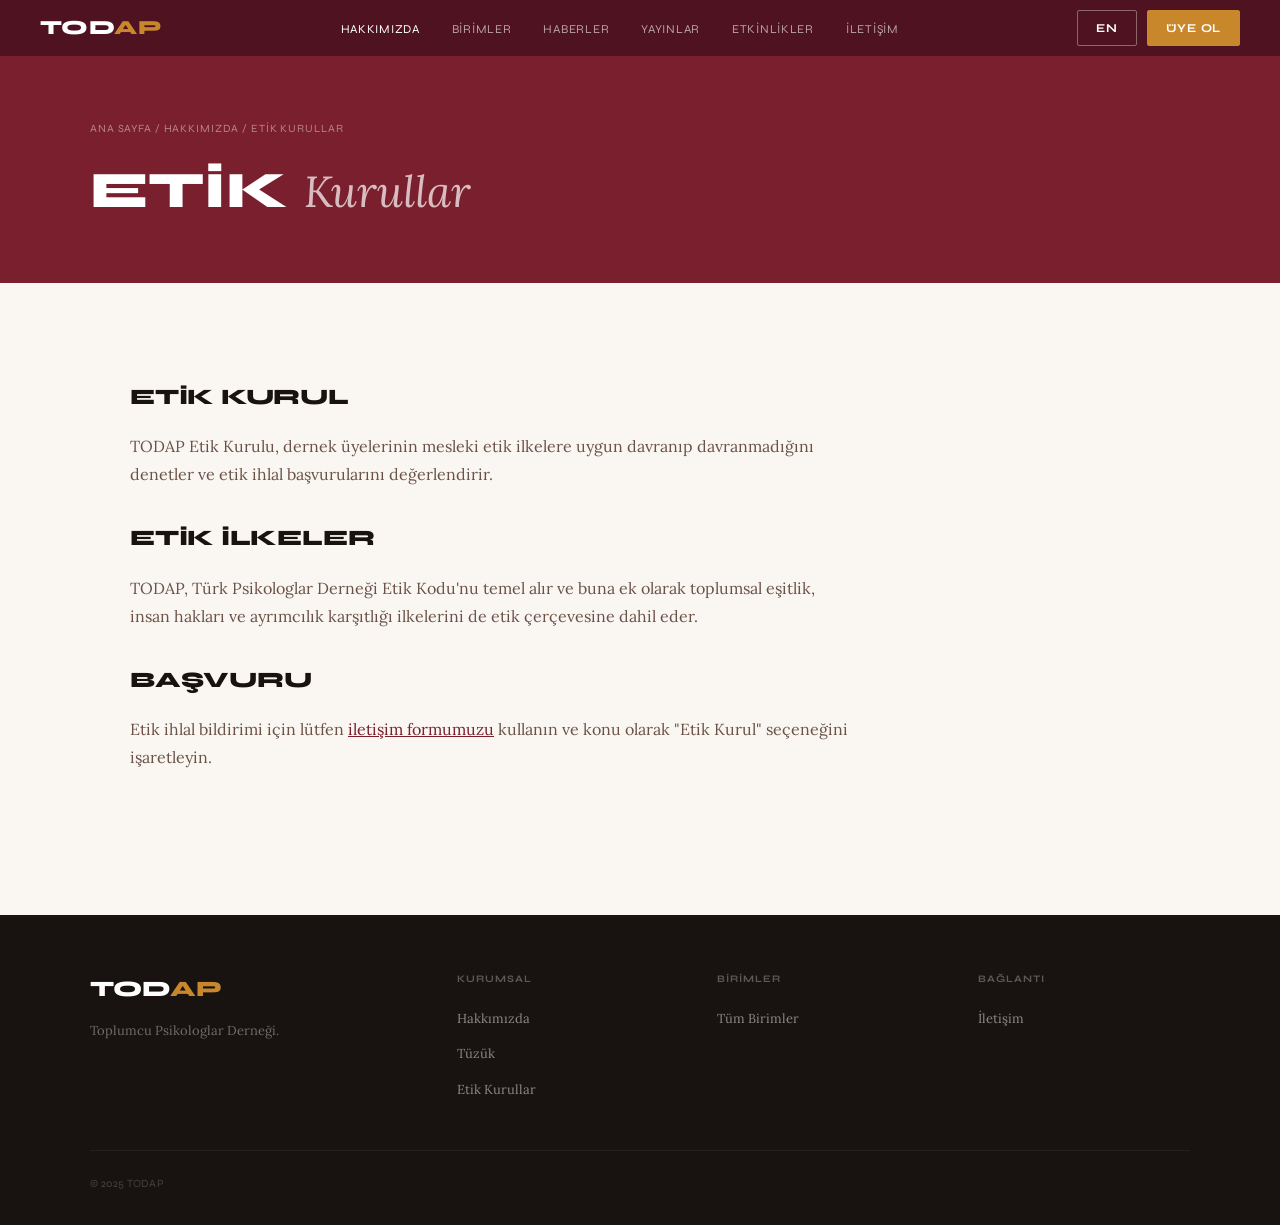
<file: pages/etik-kurullar.html>
<!DOCTYPE html>
<html lang="tr">
<head>
<meta charset="UTF-8"/><meta name="viewport" content="width=device-width, initial-scale=1.0"/>
<title>Etik Kurullar — TODAP</title>
<link rel="preconnect" href="https://fonts.googleapis.com"/>
<link href="https://fonts.googleapis.com/css2?family=Syne:wght@400;700;800&family=Lora:ital,wght@0,400;0,600;1,400;1,600&display=swap" rel="stylesheet"/>
<link rel="stylesheet" href="../shared.css"/>
</head>
<body>
<nav>
  <a class="nav-logo" href="../index.html">TOD<span>AP</span></a>
  <ul class="nav-links">
    <li><a href="hakkimizda.html" class="active">Hakkımızda</a></li>
    <li><a href="birimler.html">Birimler</a></li>
    <li><a href="haberler.html">Haberler</a></li>
    <li><a href="yayinlar.html">Yayınlar</a></li>
    <li><a href="etkinlikler.html">Etkinlikler</a></li>
    <li><a href="iletisim.html">İletişim</a></li>
  </ul>
  <div style="display:flex;gap:10px">
    <a class="btn-nav-outline" href="#">EN</a>
    <a class="btn-nav-fill" href="uyelik.html">Üye Ol</a>
  </div>
</nav>
<div class="page-hero">
  <div class="page-hero-inner">
    <div class="breadcrumb"><a href="../index.html">Ana Sayfa</a> / <a href="hakkimizda.html">Hakkımızda</a> / Etik Kurullar</div>
    <h1>Etik <em>Kurullar</em></h1>
  </div>
</div>
<main>
  <div class="content-prose">
    <h2>Etik Kurul</h2>
    <p>TODAP Etik Kurulu, dernek üyelerinin mesleki etik ilkelere uygun davranıp davranmadığını denetler ve etik ihlal başvurularını değerlendirir.</p>
    <h2>Etik İlkeler</h2>
    <p>TODAP, Türk Psikologlar Derneği Etik Kodu'nu temel alır ve buna ek olarak toplumsal eşitlik, insan hakları ve ayrımcılık karşıtlığı ilkelerini de etik çerçevesine dahil eder.</p>
    <h2>Başvuru</h2>
    <p>Etik ihlal bildirimi için lütfen <a href="iletisim.html">iletişim formumuzu</a> kullanın ve konu olarak "Etik Kurul" seçeneğini işaretleyin.</p>
  </div>
</main>
<footer style="margin-top:4rem">
  <div class="footer-inner">
    <div class="footer-brand"><span class="footer-logo">TOD<span>AP</span></span><p>Toplumcu Psikologlar Derneği.</p></div>
    <div class="footer-col"><h4>Kurumsal</h4><ul><li><a href="hakkimizda.html">Hakkımızda</a></li><li><a href="tuzuk.html">Tüzük</a></li><li><a href="etik-kurullar.html">Etik Kurullar</a></li></ul></div>
    <div class="footer-col"><h4>Birimler</h4><ul><li><a href="birimler.html">Tüm Birimler</a></li></ul></div>
    <div class="footer-col"><h4>Bağlantı</h4><ul><li><a href="iletisim.html">İletişim</a></li></ul></div>
  </div>
  <div class="footer-bottom"><span>© 2025 TODAP</span></div>
</footer>
</body>
</html>
</file>
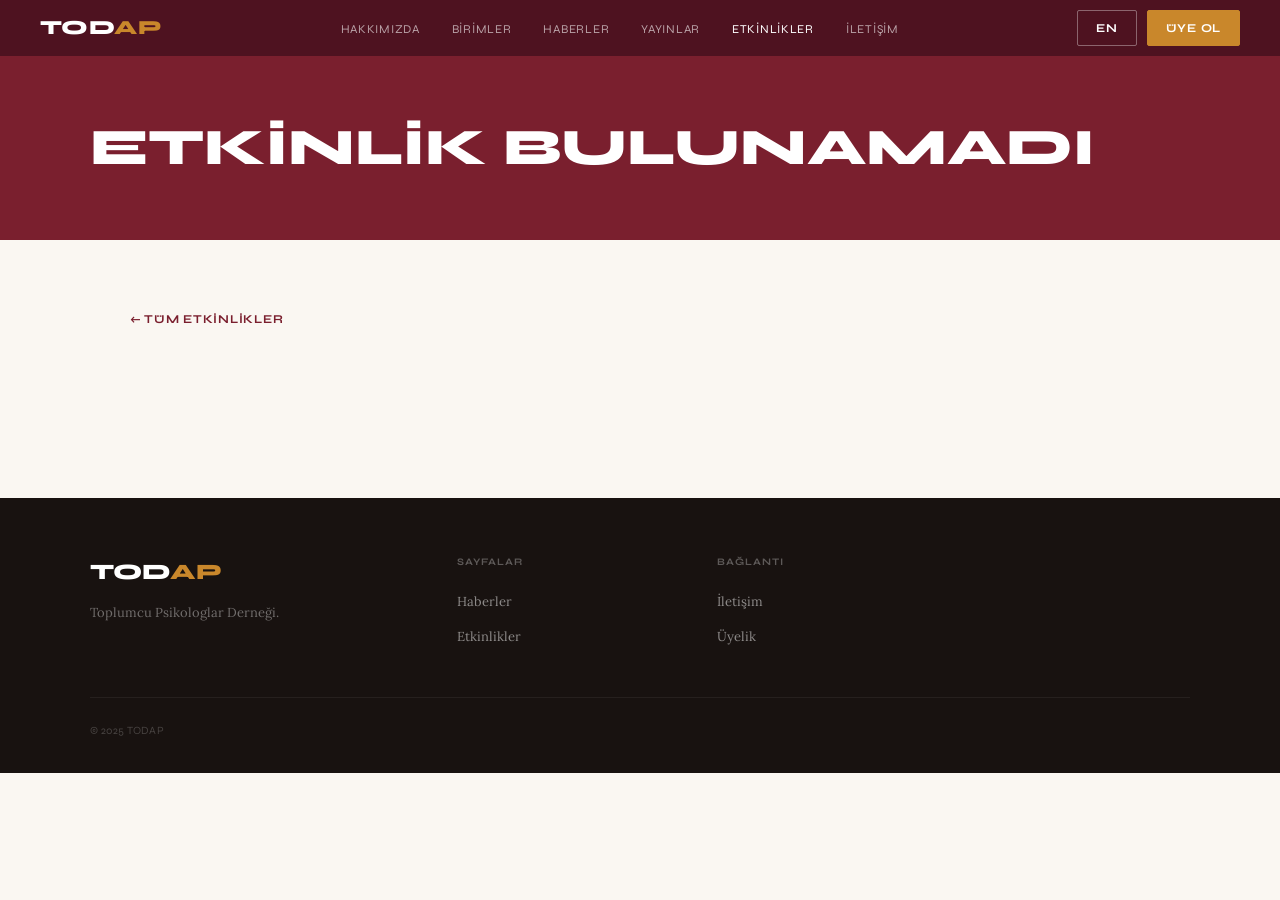
<file: pages/etkinlik.html>
<!DOCTYPE html>
<html lang="tr">
<head>
<meta charset="UTF-8"/><meta name="viewport" content="width=device-width, initial-scale=1.0"/>
<title>Etkinlik — TODAP</title>
<link rel="preconnect" href="https://fonts.googleapis.com"/>
<link href="https://fonts.googleapis.com/css2?family=Syne:wght@400;700;800&family=Lora:ital,wght@0,400;0,600;1,400;1,600&display=swap" rel="stylesheet"/>
<link rel="stylesheet" href="../shared.css"/>
<style>
.back-link{font-family:var(--font-display);font-size:12px;font-weight:700;letter-spacing:0.06em;text-transform:uppercase;color:var(--burgundy);text-decoration:none;display:inline-flex;align-items:center;gap:6px;margin-bottom:2.5rem}
.back-link:hover{text-decoration:underline}
</style>
</head>
<body>
<nav>
  <a class="nav-logo" href="../index.html">TOD<span>AP</span></a>
  <ul class="nav-links">
    <li><a href="hakkimizda.html">Hakkımızda</a></li>
    <li><a href="birimler.html">Birimler</a></li>
    <li><a href="haberler.html">Haberler</a></li>
    <li><a href="yayinlar.html">Yayınlar</a></li>
    <li><a href="etkinlikler.html" class="active">Etkinlikler</a></li>
    <li><a href="iletisim.html">İletişim</a></li>
  </ul>
  <div style="display:flex;gap:10px">
    <a class="btn-nav-outline" href="#">EN</a>
    <a class="btn-nav-fill" href="uyelik.html">Üye Ol</a>
  </div>
</nav>
<div id="page-content"></div>
<footer style="margin-top:4rem">
  <div class="footer-inner">
    <div class="footer-brand"><span class="footer-logo">TOD<span>AP</span></span><p>Toplumcu Psikologlar Derneği.</p></div>
    <div class="footer-col"><h4>Sayfalar</h4><ul><li><a href="haberler.html">Haberler</a></li><li><a href="etkinlikler.html">Etkinlikler</a></li></ul></div>
    <div class="footer-col"><h4>Bağlantı</h4><ul><li><a href="iletisim.html">İletişim</a></li><li><a href="uyelik.html">Üyelik</a></li></ul></div>
    <div class="footer-col"></div>
  </div>
  <div class="footer-bottom"><span>© 2025 TODAP</span></div>
</footer>
<script src="../shared.js"></script>
<script>
const data = TODAP.getData();
const id = TODAP.getParam('id');
const etk = data.etkinlikler.find(e => e.id === id);
if (etk) {
  document.title = etk.baslik + ' — TODAP';
  document.getElementById('page-content').innerHTML = `
    <div class="page-hero">
      <div class="page-hero-inner">
        <div class="breadcrumb"><a href="../index.html">Ana Sayfa</a> / <a href="etkinlikler.html">Etkinlikler</a> / ${etk.kategori}</div>
        <h1>${etk.baslik}</h1>
        <p>${etk.ozet}</p>
      </div>
    </div>
    <main>
      <a class="back-link" href="etkinlikler.html">← Tüm Etkinlikler</a>
      <div style="display:flex;gap:16px;align-items:center;margin-bottom:2rem;flex-wrap:wrap">
        <span style="font-family:var(--font-display);font-size:11px;font-weight:700;letter-spacing:.08em;text-transform:uppercase;padding:4px 12px;background:var(--mustard);color:#fff;border-radius:2px">${etk.kategori}</span>
        <span style="font-family:var(--font-display);font-size:12px;letter-spacing:.05em;text-transform:uppercase;color:var(--ink-faint)">${TODAP.formatDate(etk.tarih)}</span>
      </div>
      <div class="content-prose">${etk.icerik}</div>
      <div style="margin-top:2.5rem;padding-top:2rem;border-top:1px solid var(--border)">
        <a class="btn-primary" href="iletisim.html">Kayıt / Bilgi Al</a>
      </div>
    </main>`;
} else {
  document.getElementById('page-content').innerHTML = '<div class="page-hero"><div class="page-hero-inner"><h1>Etkinlik Bulunamadı</h1></div></div><main><a class="back-link" href="etkinlikler.html">← Tüm Etkinlikler</a></main>';
}
</script>
</body>
</html>
</file>
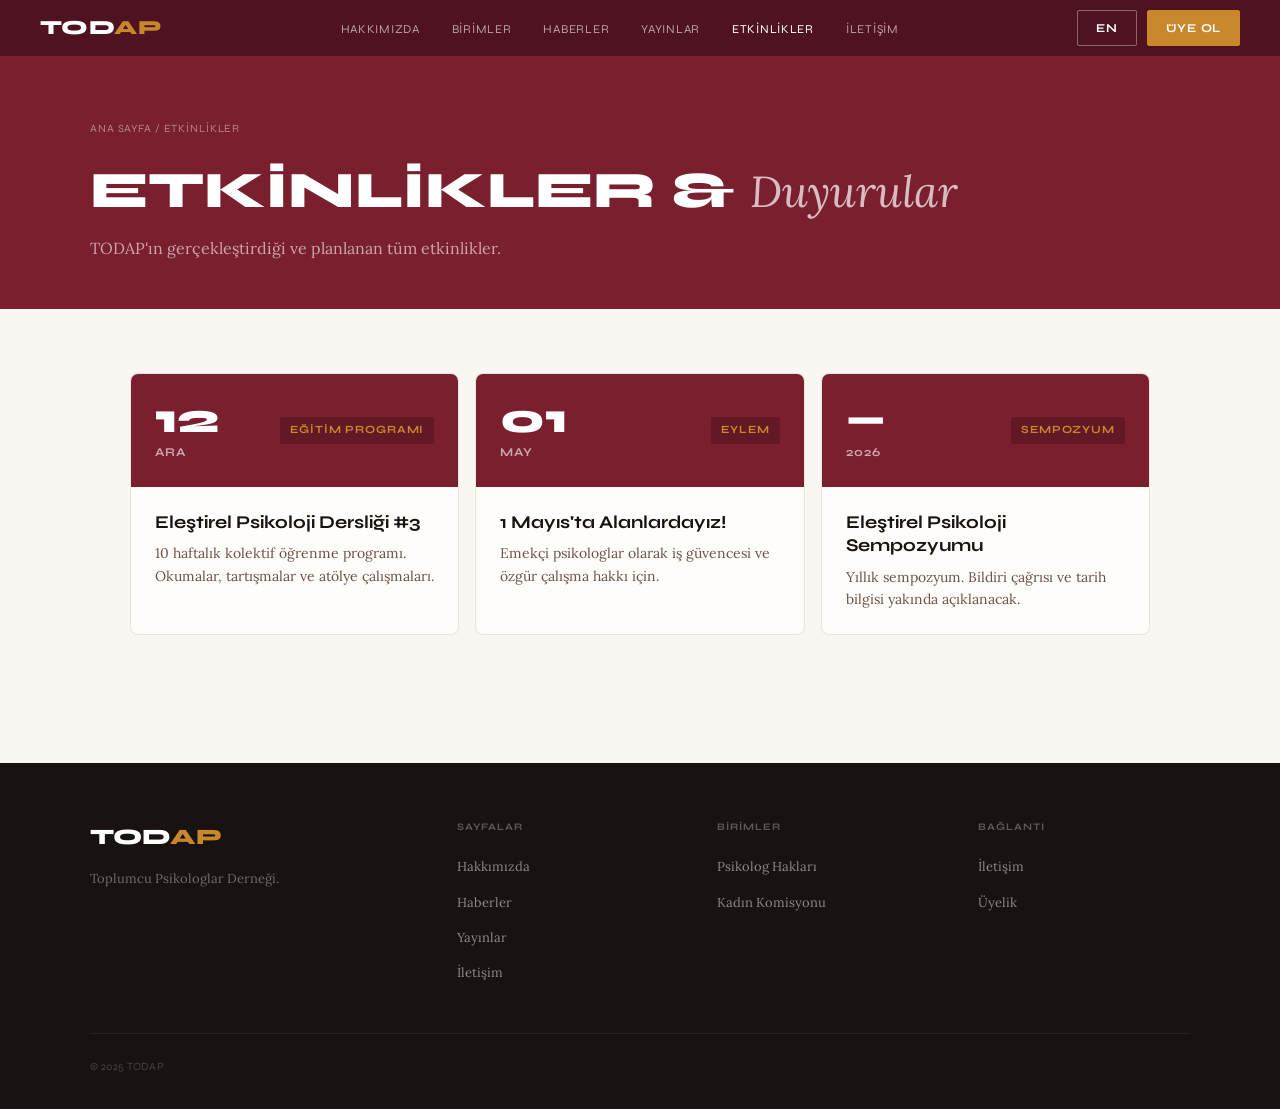
<file: pages/etkinlikler.html>
<!DOCTYPE html>
<html lang="tr">
<head>
<meta charset="UTF-8"/>
<meta name="viewport" content="width=device-width, initial-scale=1.0"/>
<title>Etkinlikler — TODAP</title>
<link rel="preconnect" href="https://fonts.googleapis.com"/>
<link href="https://fonts.googleapis.com/css2?family=Syne:wght@400;700;800&family=Lora:ital,wght@0,400;0,600;1,400;1,600&display=swap" rel="stylesheet"/>
<link rel="stylesheet" href="../shared.css"/>
<style>
.etk-grid{display:grid;grid-template-columns:repeat(auto-fill,minmax(320px,1fr));gap:16px}
.etk-card{background:var(--warm-white);border:1px solid var(--border);border-radius:8px;padding:0;overflow:hidden;text-decoration:none;color:inherit;display:block;transition:all .2s}
.etk-card:hover{border-color:var(--burgundy)}
.etk-card-top{background:var(--burgundy);padding:1.5rem;display:flex;justify-content:space-between;align-items:center}
.etk-big-date{font-family:var(--font-display);font-size:42px;font-weight:800;color:#fff;line-height:1}
.etk-big-month{font-family:var(--font-display);font-size:12px;font-weight:700;letter-spacing:0.08em;text-transform:uppercase;color:rgba(255,255,255,0.6);margin-top:2px}
.etk-card-cat{font-family:var(--font-display);font-size:11px;font-weight:700;letter-spacing:0.08em;text-transform:uppercase;color:var(--mustard);background:rgba(0,0,0,0.2);padding:4px 10px;border-radius:2px}
.etk-card-body{padding:1.5rem}
.etk-card-title{font-family:var(--font-display);font-size:18px;font-weight:700;color:var(--ink);line-height:1.3;margin-bottom:0.5rem}
.etk-card-desc{font-size:14px;color:var(--ink-muted);line-height:1.6}
.etk-detail-date{font-family:var(--font-display);font-size:12px;letter-spacing:0.05em;text-transform:uppercase;color:var(--ink-faint)}
.back-link{font-family:var(--font-display);font-size:12px;font-weight:700;letter-spacing:0.06em;text-transform:uppercase;color:var(--burgundy);text-decoration:none;display:inline-flex;align-items:center;gap:6px;margin-bottom:2.5rem}
.back-link:hover{text-decoration:underline}
</style>
</head>
<body>
<nav>
  <a class="nav-logo" href="../index.html">TOD<span>AP</span></a>
  <ul class="nav-links">
    <li><a href="hakkimizda.html">Hakkımızda</a></li>
    <li><a href="birimler.html">Birimler</a></li>
    <li><a href="haberler.html">Haberler</a></li>
    <li><a href="yayinlar.html">Yayınlar</a></li>
    <li><a href="etkinlikler.html" class="active">Etkinlikler</a></li>
    <li><a href="iletisim.html">İletişim</a></li>
  </ul>
  <div style="display:flex;gap:10px">
    <a class="btn-nav-outline" href="#">EN</a>
    <a class="btn-nav-fill" href="uyelik.html">Üye Ol</a>
  </div>
</nav>
<div id="page-content"></div>
<footer style="margin-top:4rem">
  <div class="footer-inner">
    <div class="footer-brand"><span class="footer-logo">TOD<span>AP</span></span><p>Toplumcu Psikologlar Derneği.</p></div>
    <div class="footer-col"><h4>Sayfalar</h4><ul>
      <li><a href="hakkimizda.html">Hakkımızda</a></li><li><a href="haberler.html">Haberler</a></li>
      <li><a href="yayinlar.html">Yayınlar</a></li><li><a href="iletisim.html">İletişim</a></li>
    </ul></div>
    <div class="footer-col"><h4>Birimler</h4><ul>
      <li><a href="birimler.html#b1">Psikolog Hakları</a></li><li><a href="birimler.html#b2">Kadın Komisyonu</a></li>
    </ul></div>
    <div class="footer-col"><h4>Bağlantı</h4><ul>
      <li><a href="iletisim.html">İletişim</a></li><li><a href="uyelik.html">Üyelik</a></li>
    </ul></div>
  </div>
  <div class="footer-bottom"><span>© 2025 TODAP</span></div>
</footer>
<script src="../shared.js"></script>
<script>
const data = TODAP.getData();
const id = TODAP.getParam('id');
if(id) {
  const etk = data.etkinlikler.find(e=>e.id===id);
  document.title = (etk ? etk.baslik : 'Etkinlik') + ' — TODAP';
  document.getElementById('page-content').innerHTML = etk ? `
    <div class="page-hero">
      <div class="page-hero-inner">
        <div class="breadcrumb"><a href="../index.html">Ana Sayfa</a> / <a href="etkinlikler.html">Etkinlikler</a> / ${etk.kategori}</div>
        <h1>${etk.baslik}</h1>
      </div>
    </div>
    <main>
      <a class="back-link" href="etkinlikler.html">← Tüm Etkinlikler</a>
      <div style="display:flex;gap:16px;align-items:center;margin-bottom:2rem;flex-wrap:wrap">
        <span style="font-family:var(--font-display);font-size:11px;font-weight:700;letter-spacing:.08em;text-transform:uppercase;padding:4px 12px;background:var(--mustard);color:#fff;border-radius:2px">${etk.kategori}</span>
        <span class="etk-detail-date">${TODAP.formatDate(etk.tarih)}</span>
      </div>
      <div class="content-prose">${etk.icerik}</div>
    </main>` : '<main><p>Etkinlik bulunamadı.</p></main>';
} else {
  document.title = 'Etkinlikler — TODAP';
  let html = `<div class="page-hero"><div class="page-hero-inner">
    <div class="breadcrumb"><a href="../index.html">Ana Sayfa</a> / Etkinlikler</div>
    <h1>Etkinlikler & <em>Duyurular</em></h1>
    <p>TODAP'ın gerçekleştirdiği ve planlanan tüm etkinlikler.</p>
  </div></div><main><div class="etk-grid">`;
  data.etkinlikler.filter(e=>e.aktif).forEach(e => {
    html += `<a class="etk-card" href="etkinlik.html?id=${e.id}">
      <div class="etk-card-top">
        <div><div class="etk-big-date">${e.gun}</div><div class="etk-big-month">${e.ay}</div></div>
        <div class="etk-card-cat">${e.kategori}</div>
      </div>
      <div class="etk-card-body">
        <div class="etk-card-title">${e.baslik}</div>
        <div class="etk-card-desc">${e.ozet}</div>
      </div>
    </a>`;
  });
  html += `</div></main>`;
  document.getElementById('page-content').innerHTML = html;
}
</script>
</body>
</html>
</file>
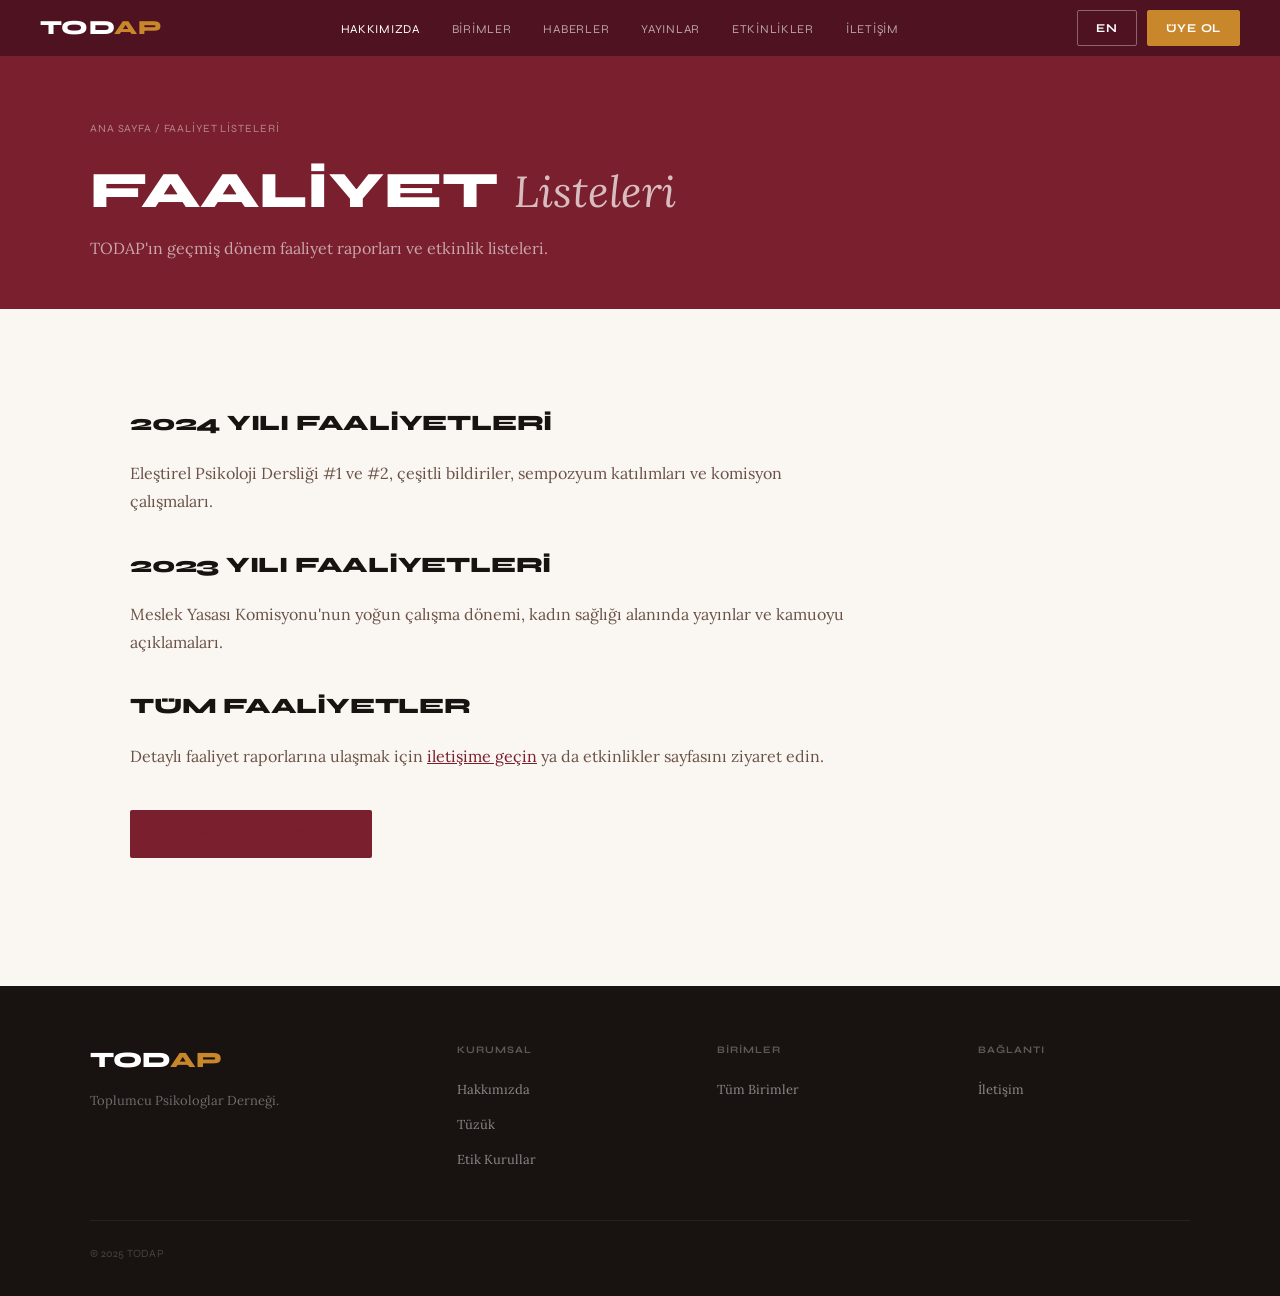
<file: pages/faaliyetler.html>
<!DOCTYPE html>
<html lang="tr">
<head>
<meta charset="UTF-8"/><meta name="viewport" content="width=device-width, initial-scale=1.0"/>
<title>Faaliyet Listeleri — TODAP</title>
<link rel="preconnect" href="https://fonts.googleapis.com"/>
<link href="https://fonts.googleapis.com/css2?family=Syne:wght@400;700;800&family=Lora:ital,wght@0,400;0,600;1,400;1,600&display=swap" rel="stylesheet"/>
<link rel="stylesheet" href="../shared.css"/>
</head>
<body>
<nav>
  <a class="nav-logo" href="../index.html">TOD<span>AP</span></a>
  <ul class="nav-links">
    <li><a href="hakkimizda.html" class="active">Hakkımızda</a></li>
    <li><a href="birimler.html">Birimler</a></li>
    <li><a href="haberler.html">Haberler</a></li>
    <li><a href="yayinlar.html">Yayınlar</a></li>
    <li><a href="etkinlikler.html">Etkinlikler</a></li>
    <li><a href="iletisim.html">İletişim</a></li>
  </ul>
  <div style="display:flex;gap:10px">
    <a class="btn-nav-outline" href="#">EN</a>
    <a class="btn-nav-fill" href="uyelik.html">Üye Ol</a>
  </div>
</nav>
<div class="page-hero">
  <div class="page-hero-inner">
    <div class="breadcrumb"><a href="../index.html">Ana Sayfa</a> / Faaliyet Listeleri</div>
    <h1>Faaliyet <em>Listeleri</em></h1>
    <p>TODAP'ın geçmiş dönem faaliyet raporları ve etkinlik listeleri.</p>
  </div>
</div>
<main>
  <div class="content-prose">
    <h2>2024 Yılı Faaliyetleri</h2>
    <p>Eleştirel Psikoloji Dersliği #1 ve #2, çeşitli bildiriler, sempozyum katılımları ve komisyon çalışmaları.</p>
    <h2>2023 Yılı Faaliyetleri</h2>
    <p>Meslek Yasası Komisyonu'nun yoğun çalışma dönemi, kadın sağlığı alanında yayınlar ve kamuoyu açıklamaları.</p>
    <h2>Tüm Faaliyetler</h2>
    <p>Detaylı faaliyet raporlarına ulaşmak için <a href="iletisim.html">iletişime geçin</a> ya da etkinlikler sayfasını ziyaret edin.</p>
    <a href="etkinlikler.html" class="btn-primary" style="margin-top:1.5rem;display:inline-block">Etkinlikler Sayfası</a>
  </div>
</main>
<footer style="margin-top:4rem">
  <div class="footer-inner">
    <div class="footer-brand"><span class="footer-logo">TOD<span>AP</span></span><p>Toplumcu Psikologlar Derneği.</p></div>
    <div class="footer-col"><h4>Kurumsal</h4><ul><li><a href="hakkimizda.html">Hakkımızda</a></li><li><a href="tuzuk.html">Tüzük</a></li><li><a href="etik-kurullar.html">Etik Kurullar</a></li></ul></div>
    <div class="footer-col"><h4>Birimler</h4><ul><li><a href="birimler.html">Tüm Birimler</a></li></ul></div>
    <div class="footer-col"><h4>Bağlantı</h4><ul><li><a href="iletisim.html">İletişim</a></li></ul></div>
  </div>
  <div class="footer-bottom"><span>© 2025 TODAP</span></div>
</footer>
</body>
</html>
</file>
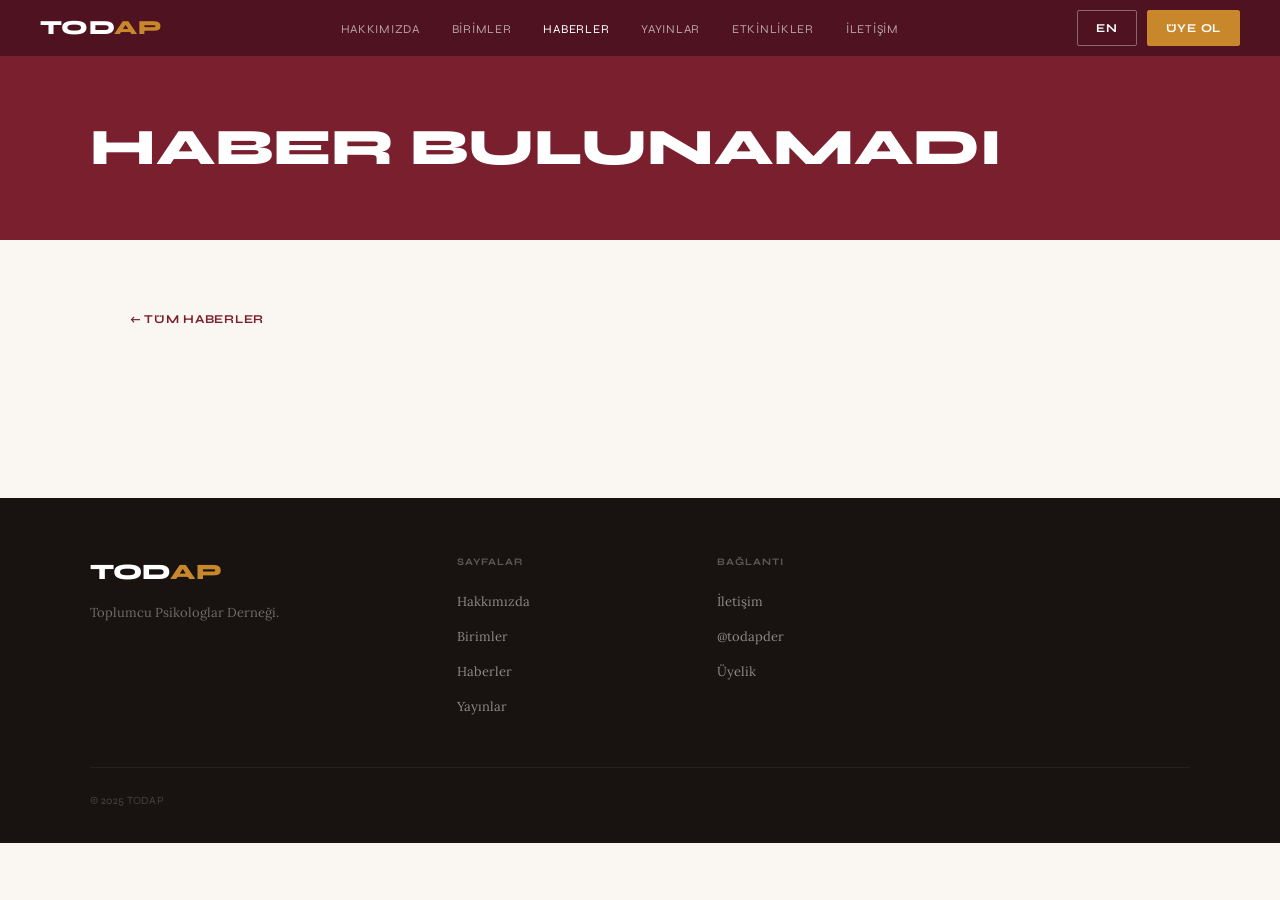
<file: pages/haber.html>
<!DOCTYPE html>
<html lang="tr">
<head>
<meta charset="UTF-8"/>
<meta name="viewport" content="width=device-width, initial-scale=1.0"/>
<title>Haber — TODAP</title>
<link rel="preconnect" href="https://fonts.googleapis.com"/>
<link rel="preconnect" href="https://fonts.gstatic.com" crossorigin/>
<link href="https://fonts.googleapis.com/css2?family=Syne:wght@400;700;800&family=Lora:ital,wght@0,400;0,600;1,400;1,600&display=swap" rel="stylesheet"/>
<link rel="stylesheet" href="../shared.css"/>
<style>
.back-link{font-family:var(--font-display);font-size:12px;font-weight:700;letter-spacing:0.06em;text-transform:uppercase;color:var(--burgundy);text-decoration:none;display:inline-flex;align-items:center;gap:6px;margin-bottom:2.5rem}
.back-link:hover{text-decoration:underline}
.detail-meta{display:flex;gap:16px;align-items:center;margin-bottom:2rem;flex-wrap:wrap}
.detail-cat{font-family:var(--font-display);font-size:11px;font-weight:700;letter-spacing:0.08em;text-transform:uppercase;padding:4px 12px;background:var(--burgundy);color:#fff;border-radius:2px}
.detail-date{font-family:var(--font-display);font-size:12px;letter-spacing:0.05em;text-transform:uppercase;color:var(--ink-faint)}
.detail-title{font-family:var(--font-display);font-size:clamp(26px,4vw,44px);font-weight:800;text-transform:uppercase;letter-spacing:-0.02em;line-height:1.1;color:var(--ink);margin-bottom:1.5rem;max-width:800px}
.detail-body p{font-size:17px;line-height:1.8;color:var(--ink-muted);margin-bottom:1.25rem;max-width:680px}
.share-bar{margin-top:3rem;padding-top:2rem;border-top:1px solid var(--border);display:flex;gap:1rem;align-items:center}
.share-bar span{font-family:var(--font-display);font-size:11px;font-weight:700;letter-spacing:0.08em;text-transform:uppercase;color:var(--ink-faint)}
.share-btn{font-family:var(--font-display);font-size:11px;font-weight:700;letter-spacing:0.06em;text-transform:uppercase;padding:6px 14px;border:1px solid var(--border);border-radius:2px;background:transparent;color:var(--ink-muted);cursor:pointer;text-decoration:none;transition:all .2s}
.share-btn:hover{background:var(--ink);color:#fff;border-color:var(--ink)}
.other-news{margin-top:4rem;padding-top:2.5rem;border-top:1px solid var(--border)}
.other-news h3{font-family:var(--font-display);font-size:14px;font-weight:700;letter-spacing:0.08em;text-transform:uppercase;color:var(--ink-faint);margin-bottom:1.5rem}
.other-grid{display:grid;grid-template-columns:repeat(auto-fill,minmax(260px,1fr));gap:14px}
.other-card{border:1px solid var(--border);border-radius:6px;padding:1.25rem;text-decoration:none;color:inherit;display:block;transition:all .2s}
.other-card:hover{border-color:var(--burgundy);background:var(--burgundy-light)}
.other-cat{font-family:var(--font-display);font-size:10px;font-weight:700;letter-spacing:0.07em;text-transform:uppercase;color:var(--mustard);margin-bottom:4px}
.other-title{font-family:var(--font-display);font-size:14px;font-weight:700;color:var(--ink);line-height:1.3}
</style>
</head>
<body>
<nav>
  <a class="nav-logo" href="../index.html">TOD<span>AP</span></a>
  <ul class="nav-links">
    <li><a href="hakkimizda.html">Hakkımızda</a></li>
    <li><a href="birimler.html">Birimler</a></li>
    <li><a href="haberler.html" class="active">Haberler</a></li>
    <li><a href="yayinlar.html">Yayınlar</a></li>
    <li><a href="etkinlikler.html">Etkinlikler</a></li>
    <li><a href="iletisim.html">İletişim</a></li>
  </ul>
  <div style="display:flex;gap:10px">
    <a class="btn-nav-outline" href="#">EN</a>
    <a class="btn-nav-fill" href="uyelik.html">Üye Ol</a>
  </div>
</nav>

<div id="page-content">
  <div class="page-hero"><div class="page-hero-inner"><p>Yükleniyor...</p></div></div>
</div>

<footer style="margin-top:4rem">
  <div class="footer-inner">
    <div class="footer-brand"><span class="footer-logo">TOD<span>AP</span></span><p>Toplumcu Psikologlar Derneği.</p></div>
    <div class="footer-col"><h4>Sayfalar</h4><ul>
      <li><a href="hakkimizda.html">Hakkımızda</a></li>
      <li><a href="birimler.html">Birimler</a></li>
      <li><a href="haberler.html">Haberler</a></li>
      <li><a href="yayinlar.html">Yayınlar</a></li>
    </ul></div>
    <div class="footer-col"><h4>Bağlantı</h4><ul>
      <li><a href="iletisim.html">İletişim</a></li>
      <li><a href="https://twitter.com/todapder" target="_blank">@todapder</a></li>
      <li><a href="uyelik.html">Üyelik</a></li>
    </ul></div>
    <div class="footer-col"><h4></h4></div>
  </div>
  <div class="footer-bottom"><span>© 2025 TODAP</span></div>
</footer>

<script src="../shared.js"></script>
<script>
const data = TODAP.getData();
const id = TODAP.getParam('id');
const haber = data.haberler.find(h => h.id === id);

if (haber) {
  document.title = haber.baslik + ' — TODAP';
  const others = data.haberler.filter(h=>h.aktif && h.id !== id).slice(0,3);
  document.getElementById('page-content').innerHTML = `
    <div class="page-hero">
      <div class="page-hero-inner">
        <div class="breadcrumb"><a href="../index.html">Ana Sayfa</a> / <a href="haberler.html">Haberler</a> / ${haber.kategori}</div>
        <h1>${haber.baslik}</h1>
      </div>
    </div>
    <main>
      <a class="back-link" href="haberler.html">← Tüm Haberler</a>
      <div class="detail-meta">
        <span class="detail-cat">${haber.kategori}</span>
        <span class="detail-date">${TODAP.formatDate(haber.tarih)}</span>
      </div>
      <div class="detail-body">${haber.icerik}</div>
      <div class="share-bar">
        <span>Paylaş:</span>
        <a class="share-btn" href="https://twitter.com/intent/tweet?text=${encodeURIComponent(haber.baslik)}&url=${encodeURIComponent(window.location.href)}" target="_blank">Twitter</a>
        <a class="share-btn" href="https://www.facebook.com/sharer/sharer.php?u=${encodeURIComponent(window.location.href)}" target="_blank">Facebook</a>
      </div>
      ${others.length ? `
      <div class="other-news">
        <h3>Diğer Haberler</h3>
        <div class="other-grid">
          ${others.map(o=>`<a class="other-card" href="haber.html?id=${o.id}"><div class="other-cat">${o.kategori}</div><div class="other-title">${o.baslik}</div></a>`).join('')}
        </div>
      </div>` : ''}
    </main>`;
} else {
  document.getElementById('page-content').innerHTML = '<div class="page-hero"><div class="page-hero-inner"><h1>Haber Bulunamadı</h1></div></div><main><a class="back-link" href="haberler.html">← Tüm Haberler</a></main>';
}
</script>
</body>
</html>
</file>
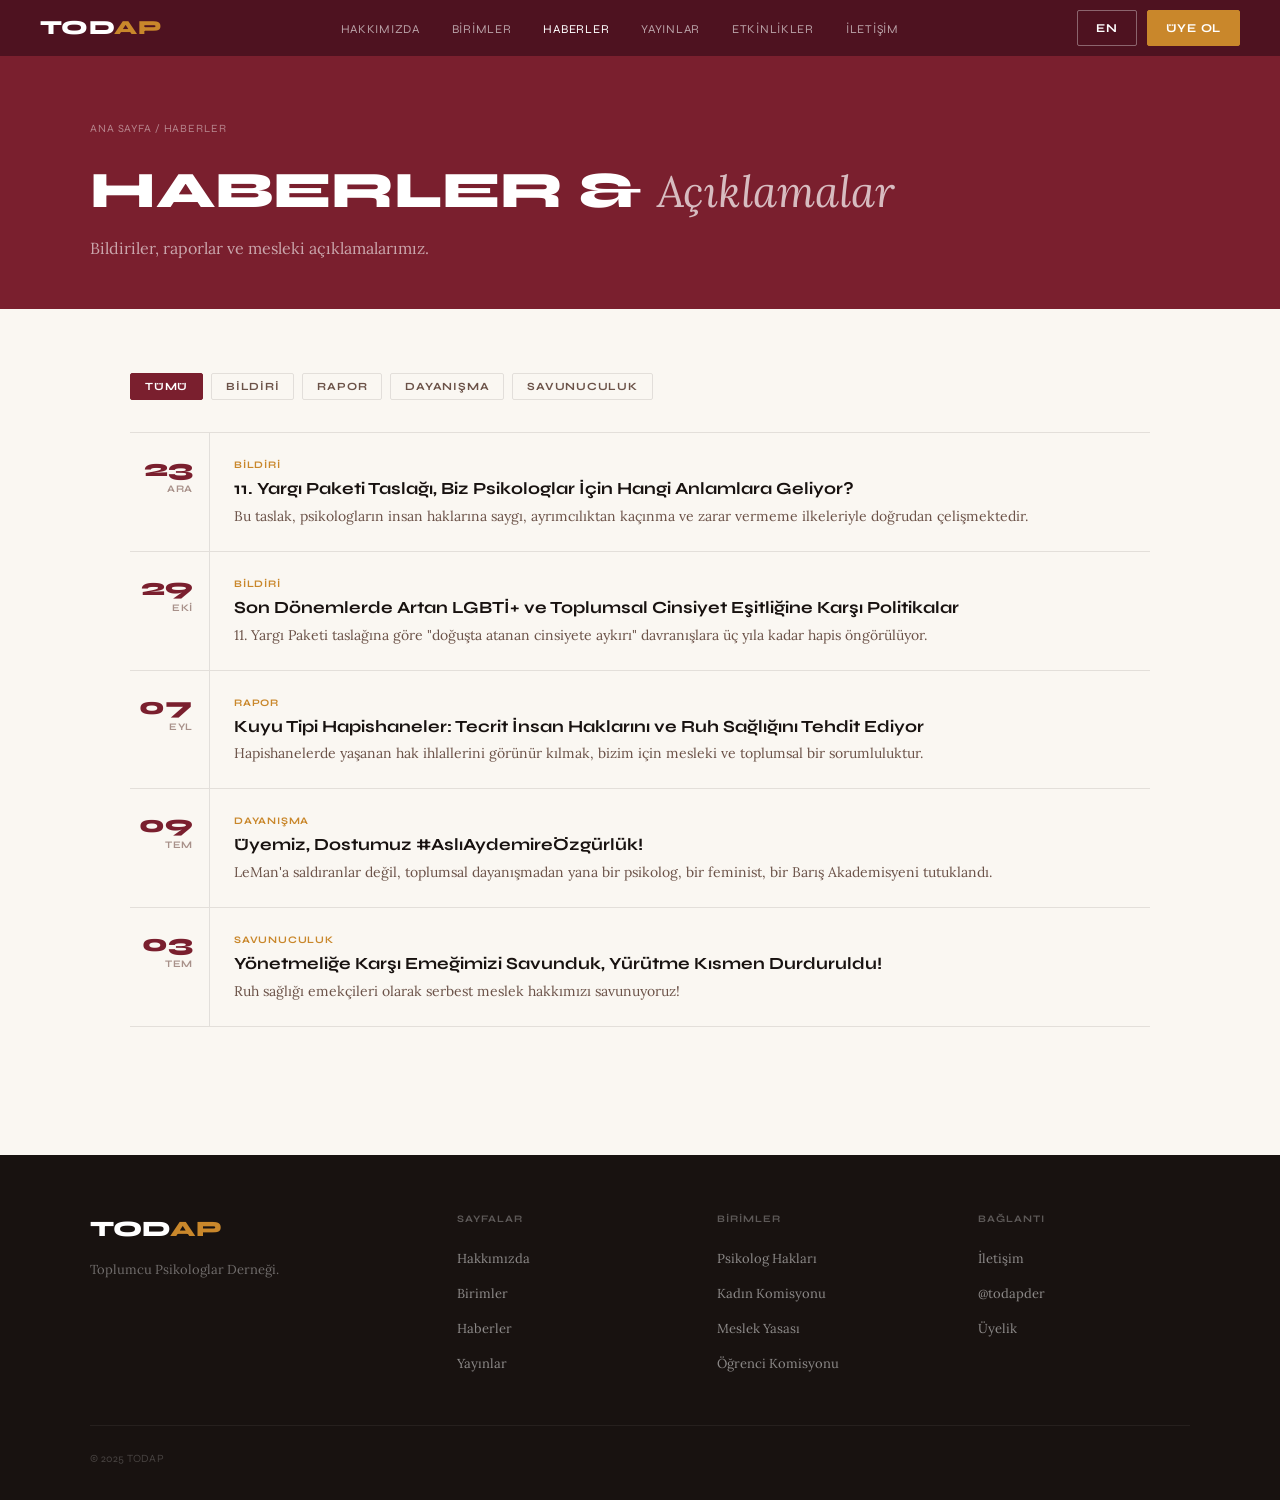
<file: pages/haberler.html>
<!DOCTYPE html>
<html lang="tr">
<head>
<meta charset="UTF-8"/>
<meta name="viewport" content="width=device-width, initial-scale=1.0"/>
<title>Haberler — TODAP</title>
<link rel="preconnect" href="https://fonts.googleapis.com"/>
<link rel="preconnect" href="https://fonts.gstatic.com" crossorigin/>
<link href="https://fonts.googleapis.com/css2?family=Syne:wght@400;700;800&family=Lora:ital,wght@0,400;0,600;1,400;1,600&display=swap" rel="stylesheet"/>
<link rel="stylesheet" href="../shared.css"/>
<style>
.filter-bar{display:flex;gap:8px;flex-wrap:wrap;margin-bottom:2rem}
.filter-btn{font-family:var(--font-display);font-size:11px;font-weight:700;letter-spacing:0.07em;text-transform:uppercase;padding:6px 14px;border:1px solid var(--border);border-radius:2px;background:transparent;color:var(--ink-muted);cursor:pointer;transition:all .2s}
.filter-btn.active,.filter-btn:hover{background:var(--burgundy);color:#fff;border-color:var(--burgundy)}
.news-list{display:flex;flex-direction:column;gap:0}
.news-item{display:grid;grid-template-columns:80px 1fr;gap:0;border-bottom:1px solid var(--border);text-decoration:none;color:inherit}
.news-item:first-child{border-top:1px solid var(--border)}
.news-item:hover .ni-body{background:var(--mustard-light)}
.ni-date{padding:1.5rem 1rem 1.5rem 0;text-align:right;border-right:1px solid var(--border)}
.ni-day{font-family:var(--font-display);font-size:24px;font-weight:800;color:var(--burgundy);line-height:1}
.ni-month{font-family:var(--font-display);font-size:10px;font-weight:700;letter-spacing:0.07em;text-transform:uppercase;color:var(--ink-faint)}
.ni-body{padding:1.5rem 1.5rem;transition:background .2s}
.ni-cat{font-family:var(--font-display);font-size:10px;font-weight:700;letter-spacing:0.08em;text-transform:uppercase;color:var(--mustard);margin-bottom:4px}
.ni-title{font-family:var(--font-display);font-size:17px;font-weight:700;color:var(--ink);line-height:1.3;margin-bottom:0.35rem}
.ni-ozet{font-size:14px;color:var(--ink-muted);line-height:1.5}

/* DETAIL */
.detail-meta{display:flex;gap:16px;align-items:center;margin-bottom:2rem;flex-wrap:wrap}
.detail-cat{font-family:var(--font-display);font-size:11px;font-weight:700;letter-spacing:0.08em;text-transform:uppercase;padding:4px 12px;background:var(--burgundy);color:#fff;border-radius:2px}
.detail-date{font-family:var(--font-display);font-size:12px;letter-spacing:0.05em;text-transform:uppercase;color:var(--ink-faint)}
.detail-title{font-family:var(--font-display);font-size:clamp(26px,4vw,44px);font-weight:800;text-transform:uppercase;letter-spacing:-0.02em;line-height:1.1;color:var(--ink);margin-bottom:1.5rem}
.detail-title em{font-family:var(--font-serif);font-style:italic;text-transform:none;font-weight:400;color:var(--burgundy)}
.detail-body{max-width:680px}
.detail-body p{font-size:17px;line-height:1.8;color:var(--ink-muted);margin-bottom:1.25rem}
.back-link{font-family:var(--font-display);font-size:12px;font-weight:700;letter-spacing:0.06em;text-transform:uppercase;color:var(--burgundy);text-decoration:none;display:inline-flex;align-items:center;gap:4px;margin-bottom:2.5rem}
.back-link::before{content:'←'}
.back-link:hover{text-decoration:underline}
</style>
</head>
<body>
<nav>
  <a class="nav-logo" href="../index.html">TOD<span>AP</span></a>
  <ul class="nav-links">
    <li><a href="hakkimizda.html">Hakkımızda</a></li>
    <li><a href="birimler.html">Birimler</a></li>
    <li><a href="haberler.html" class="active">Haberler</a></li>
    <li><a href="yayinlar.html">Yayınlar</a></li>
    <li><a href="etkinlikler.html">Etkinlikler</a></li>
    <li><a href="iletisim.html">İletişim</a></li>
  </ul>
  <div style="display:flex;gap:10px">
    <a class="btn-nav-outline" href="#">EN</a>
    <a class="btn-nav-fill" href="uyelik.html">Üye Ol</a>
  </div>
</nav>

<div id="page-content"></div>

<footer style="margin-top:4rem">
  <div class="footer-inner">
    <div class="footer-brand"><span class="footer-logo">TOD<span>AP</span></span><p>Toplumcu Psikologlar Derneği.</p></div>
    <div class="footer-col"><h4>Sayfalar</h4><ul>
      <li><a href="hakkimizda.html">Hakkımızda</a></li>
      <li><a href="birimler.html">Birimler</a></li>
      <li><a href="haberler.html">Haberler</a></li>
      <li><a href="yayinlar.html">Yayınlar</a></li>
    </ul></div>
    <div class="footer-col"><h4>Birimler</h4><ul>
      <li><a href="birimler.html#b1">Psikolog Hakları</a></li>
      <li><a href="birimler.html#b2">Kadın Komisyonu</a></li>
      <li><a href="birimler.html#b3">Meslek Yasası</a></li>
      <li><a href="birimler.html#b4">Öğrenci Komisyonu</a></li>
    </ul></div>
    <div class="footer-col"><h4>Bağlantı</h4><ul>
      <li><a href="iletisim.html">İletişim</a></li>
      <li><a href="https://twitter.com/todapder" target="_blank">@todapder</a></li>
      <li><a href="uyelik.html">Üyelik</a></li>
    </ul></div>
  </div>
  <div class="footer-bottom"><span>© 2025 TODAP</span></div>
</footer>

<script src="../shared.js"></script>
<script>
const data = TODAP.getData();
const id = TODAP.getParam('id');

if (id) {
  // DETAIL VIEW
  const haber = data.haberler.find(h => h.id === id);
  if (haber) {
    document.title = haber.baslik + ' — TODAP';
    const d = new Date(haber.tarih);
    document.getElementById('page-content').innerHTML = `
      <div class="page-hero">
        <div class="page-hero-inner">
          <div class="breadcrumb"><a href="../index.html">Ana Sayfa</a> / <a href="haberler.html">Haberler</a> / ${haber.kategori}</div>
          <h1>${haber.baslik}</h1>
        </div>
      </div>
      <main>
        <a class="back-link" href="haberler.html">Tüm Haberler</a>
        <div class="detail-meta">
          <span class="detail-cat">${haber.kategori}</span>
          <span class="detail-date">${TODAP.formatDate(haber.tarih)}</span>
        </div>
        <div class="detail-body">${haber.icerik}</div>
      </main>`;
  } else {
    document.getElementById('page-content').innerHTML = '<main><p>Haber bulunamadı.</p></main>';
  }
} else {
  // LIST VIEW
  const kategoriler = [...new Set(data.haberler.filter(h=>h.aktif).map(h=>h.kategori))];
  let listHTML = `
    <div class="page-hero">
      <div class="page-hero-inner">
        <div class="breadcrumb"><a href="../index.html">Ana Sayfa</a> / Haberler</div>
        <h1>Haberler & <em>Açıklamalar</em></h1>
        <p>Bildiriler, raporlar ve mesleki açıklamalarımız.</p>
      </div>
    </div>
    <main>
      <div class="filter-bar">
        <button class="filter-btn active" onclick="filterNews('all',this)">Tümü</button>
        ${kategoriler.map(k=>`<button class="filter-btn" onclick="filterNews('${k}',this)">${k}</button>`).join('')}
      </div>
      <div class="news-list" id="news-list">`;

  data.haberler.filter(h=>h.aktif).forEach(h => {
    const d = new Date(h.tarih);
    const gun = d.getDate().toString().padStart(2,'0');
    const aylar = ['Oca','Şub','Mar','Nis','May','Haz','Tem','Ağu','Eyl','Eki','Kas','Ara'];
    const ay = aylar[d.getMonth()];
    listHTML += `
      <a class="news-item" href="haber.html?id=${h.id}" data-kategori="${h.kategori}">
        <div class="ni-date"><div class="ni-day">${gun}</div><div class="ni-month">${ay}</div></div>
        <div class="ni-body"><div class="ni-cat">${h.kategori}</div><div class="ni-title">${h.baslik}</div><div class="ni-ozet">${h.ozet}</div></div>
      </a>`;
  });
  listHTML += `</div></main>`;
  document.getElementById('page-content').innerHTML = listHTML;
}

function filterNews(kat, btn) {
  document.querySelectorAll('.filter-btn').forEach(b=>b.classList.remove('active'));
  btn.classList.add('active');
  document.querySelectorAll('.news-item').forEach(item => {
    item.style.display = (kat==='all' || item.dataset.kategori===kat) ? 'grid' : 'none';
  });
}
</script>
</body>
</html>
</file>
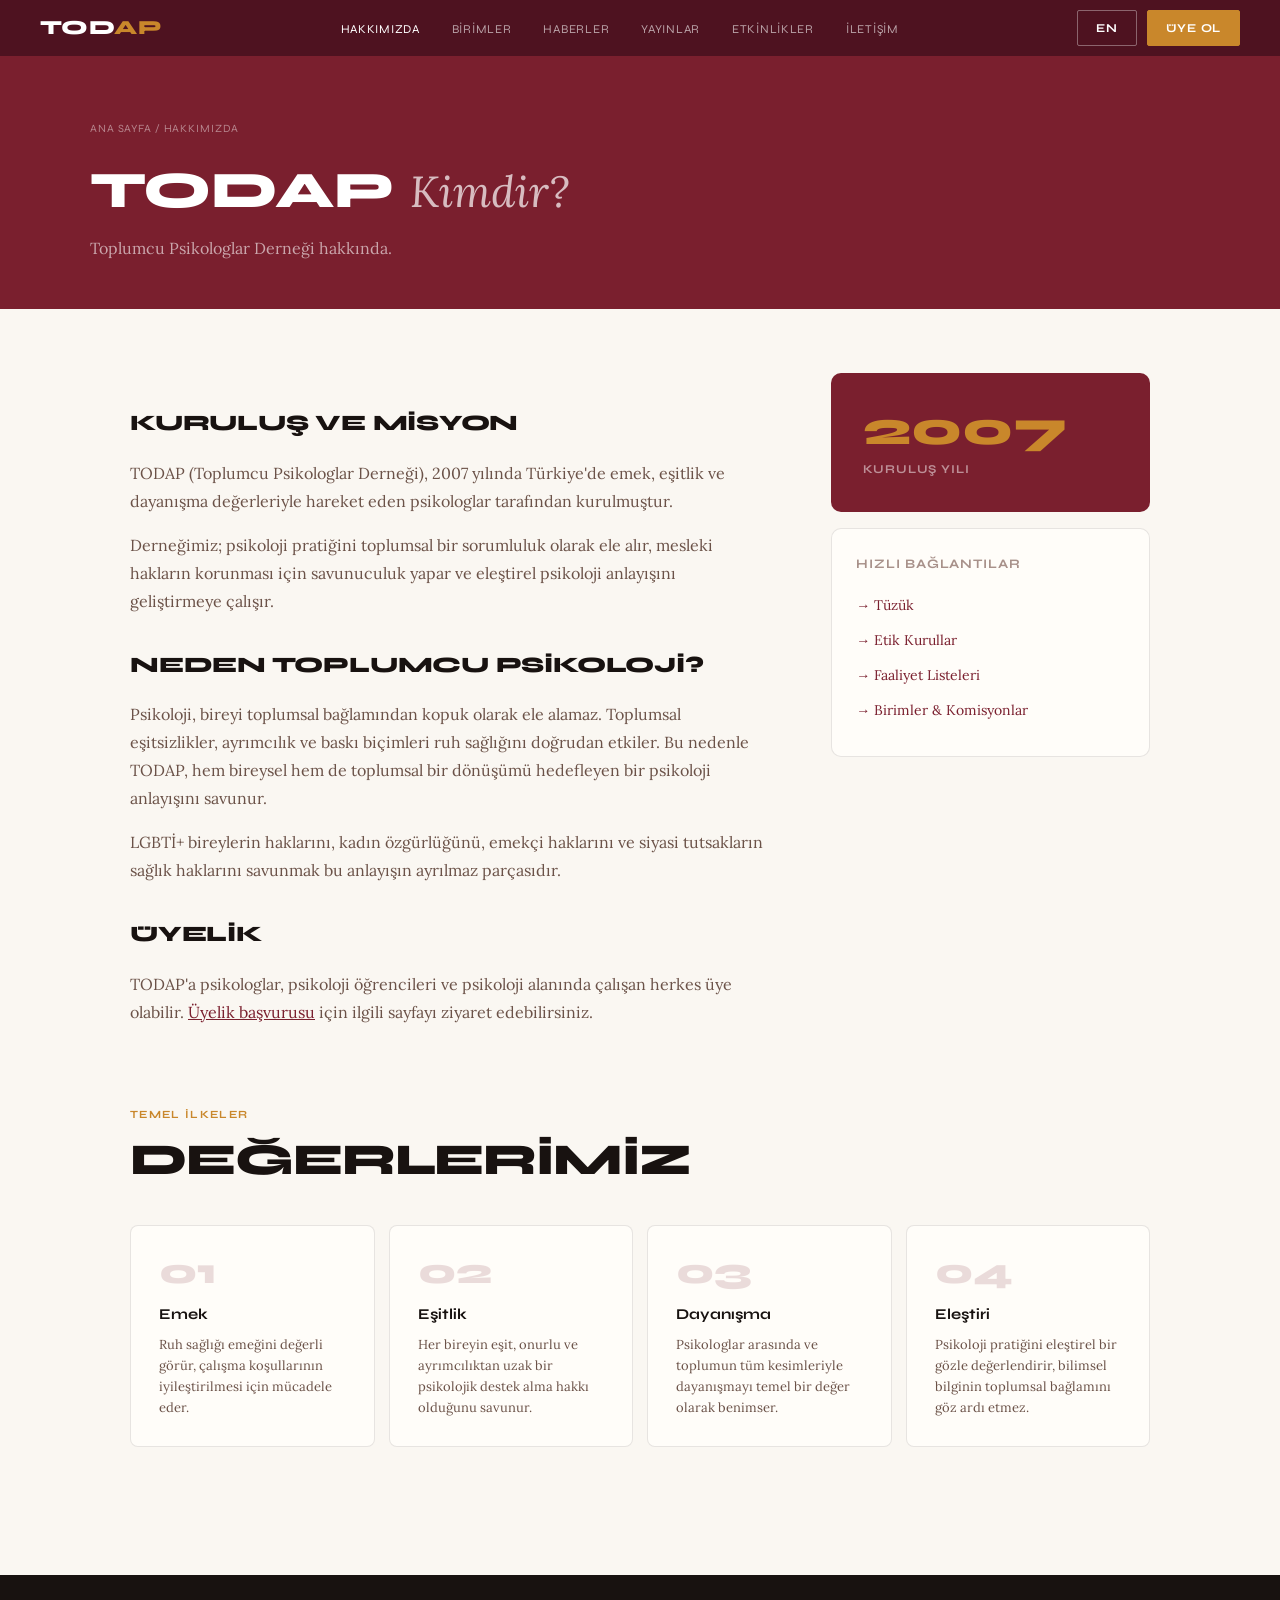
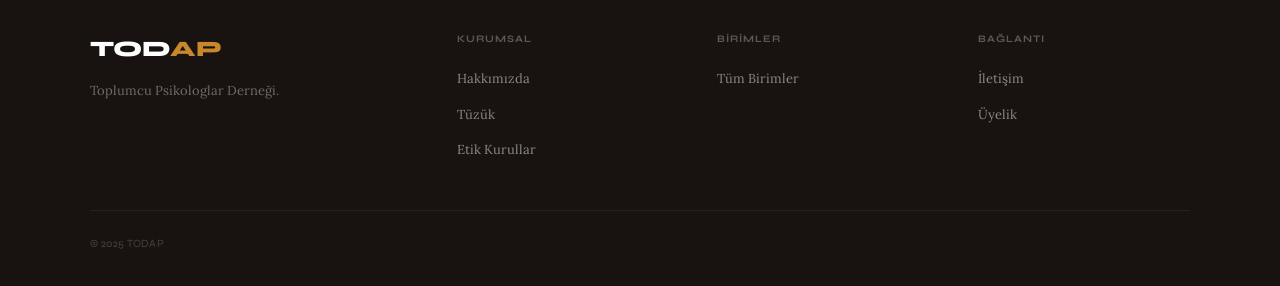
<file: pages/hakkimizda.html>
<!DOCTYPE html>
<html lang="tr">
<head>
<meta charset="UTF-8"/><meta name="viewport" content="width=device-width, initial-scale=1.0"/>
<title>Hakkımızda — TODAP</title>
<link rel="preconnect" href="https://fonts.googleapis.com"/>
<link href="https://fonts.googleapis.com/css2?family=Syne:wght@400;700;800&family=Lora:ital,wght@0,400;0,600;1,400;1,600&display=swap" rel="stylesheet"/>
<link rel="stylesheet" href="../shared.css"/>
<style>
.ilkeler-grid{display:grid;grid-template-columns:repeat(auto-fill,minmax(240px,1fr));gap:14px;margin-top:2.5rem}
.ilke-card{background:var(--warm-white);border:1px solid var(--border);border-radius:8px;padding:1.75rem}
.ilke-num{font-family:var(--font-display);font-size:36px;font-weight:800;color:var(--burgundy);opacity:0.15;line-height:1;margin-bottom:0.75rem}
.ilke-card h3{font-family:var(--font-display);font-size:15px;font-weight:700;color:var(--ink);margin-bottom:0.5rem}
.ilke-card p{font-size:13px;color:var(--ink-muted);line-height:1.6}
</style>
</head>
<body>
<nav>
  <a class="nav-logo" href="../index.html">TOD<span>AP</span></a>
  <ul class="nav-links">
    <li><a href="hakkimizda.html" class="active">Hakkımızda</a></li>
    <li><a href="birimler.html">Birimler</a></li>
    <li><a href="haberler.html">Haberler</a></li>
    <li><a href="yayinlar.html">Yayınlar</a></li>
    <li><a href="etkinlikler.html">Etkinlikler</a></li>
    <li><a href="iletisim.html">İletişim</a></li>
  </ul>
  <div style="display:flex;gap:10px">
    <a class="btn-nav-outline" href="#">EN</a>
    <a class="btn-nav-fill" href="uyelik.html">Üye Ol</a>
  </div>
</nav>
<div class="page-hero">
  <div class="page-hero-inner">
    <div class="breadcrumb"><a href="../index.html">Ana Sayfa</a> / Hakkımızda</div>
    <h1>TODAP <em>Kimdir?</em></h1>
    <p>Toplumcu Psikologlar Derneği hakkında.</p>
  </div>
</div>
<main>
  <div style="display:grid;grid-template-columns:2fr 1fr;gap:4rem;align-items:start">
    <div class="content-prose">
      <h2>Kuruluş ve Misyon</h2>
      <p>TODAP (Toplumcu Psikologlar Derneği), 2007 yılında Türkiye'de emek, eşitlik ve dayanışma değerleriyle hareket eden psikologlar tarafından kurulmuştur.</p>
      <p>Derneğimiz; psikoloji pratiğini toplumsal bir sorumluluk olarak ele alır, mesleki hakların korunması için savunuculuk yapar ve eleştirel psikoloji anlayışını geliştirmeye çalışır.</p>
      <h2>Neden Toplumcu Psikoloji?</h2>
      <p>Psikoloji, bireyi toplumsal bağlamından kopuk olarak ele alamaz. Toplumsal eşitsizlikler, ayrımcılık ve baskı biçimleri ruh sağlığını doğrudan etkiler. Bu nedenle TODAP, hem bireysel hem de toplumsal bir dönüşümü hedefleyen bir psikoloji anlayışını savunur.</p>
      <p>LGBTİ+ bireylerin haklarını, kadın özgürlüğünü, emekçi haklarını ve siyasi tutsakların sağlık haklarını savunmak bu anlayışın ayrılmaz parçasıdır.</p>
      <h2>Üyelik</h2>
      <p>TODAP'a psikologlar, psikoloji öğrencileri ve psikoloji alanında çalışan herkes üye olabilir. <a href="uyelik.html">Üyelik başvurusu</a> için ilgili sayfayı ziyaret edebilirsiniz.</p>
    </div>
    <div>
      <div style="background:var(--burgundy);border-radius:10px;padding:2rem;margin-bottom:16px">
        <div style="font-family:var(--font-display);font-size:48px;font-weight:800;color:var(--mustard);line-height:1">2007</div>
        <div style="font-family:var(--font-display);font-size:12px;font-weight:700;letter-spacing:.07em;text-transform:uppercase;color:rgba(255,255,255,0.5);margin-top:6px">Kuruluş Yılı</div>
      </div>
      <div style="background:var(--warm-white);border:1px solid var(--border);border-radius:10px;padding:1.5rem">
        <div style="font-family:var(--font-display);font-size:13px;font-weight:700;letter-spacing:.07em;text-transform:uppercase;color:var(--ink-faint);margin-bottom:1rem">Hızlı Bağlantılar</div>
        <ul style="list-style:none">
          <li style="margin-bottom:.5rem"><a href="tuzuk.html" style="font-size:14px;color:var(--burgundy);text-decoration:none">→ Tüzük</a></li>
          <li style="margin-bottom:.5rem"><a href="etik-kurullar.html" style="font-size:14px;color:var(--burgundy);text-decoration:none">→ Etik Kurullar</a></li>
          <li style="margin-bottom:.5rem"><a href="faaliyetler.html" style="font-size:14px;color:var(--burgundy);text-decoration:none">→ Faaliyet Listeleri</a></li>
          <li style="margin-bottom:.5rem"><a href="birimler.html" style="font-size:14px;color:var(--burgundy);text-decoration:none">→ Birimler & Komisyonlar</a></li>
        </ul>
      </div>
    </div>
  </div>
  <div style="margin-top:4rem">
    <span class="section-label">Temel İlkeler</span>
    <h2 class="display-title">Değerlerimiz</h2>
    <div class="ilkeler-grid">
      <div class="ilke-card"><div class="ilke-num">01</div><h3>Emek</h3><p>Ruh sağlığı emeğini değerli görür, çalışma koşullarının iyileştirilmesi için mücadele eder.</p></div>
      <div class="ilke-card"><div class="ilke-num">02</div><h3>Eşitlik</h3><p>Her bireyin eşit, onurlu ve ayrımcılıktan uzak bir psikolojik destek alma hakkı olduğunu savunur.</p></div>
      <div class="ilke-card"><div class="ilke-num">03</div><h3>Dayanışma</h3><p>Psikologlar arasında ve toplumun tüm kesimleriyle dayanışmayı temel bir değer olarak benimser.</p></div>
      <div class="ilke-card"><div class="ilke-num">04</div><h3>Eleştiri</h3><p>Psikoloji pratiğini eleştirel bir gözle değerlendirir, bilimsel bilginin toplumsal bağlamını göz ardı etmez.</p></div>
    </div>
  </div>
</main>
<footer style="margin-top:4rem">
  <div class="footer-inner">
    <div class="footer-brand"><span class="footer-logo">TOD<span>AP</span></span><p>Toplumcu Psikologlar Derneği.</p></div>
    <div class="footer-col"><h4>Kurumsal</h4><ul><li><a href="hakkimizda.html">Hakkımızda</a></li><li><a href="tuzuk.html">Tüzük</a></li><li><a href="etik-kurullar.html">Etik Kurullar</a></li></ul></div>
    <div class="footer-col"><h4>Birimler</h4><ul><li><a href="birimler.html">Tüm Birimler</a></li></ul></div>
    <div class="footer-col"><h4>Bağlantı</h4><ul><li><a href="iletisim.html">İletişim</a></li><li><a href="uyelik.html">Üyelik</a></li></ul></div>
  </div>
  <div class="footer-bottom"><span>© 2025 TODAP</span></div>
</footer>
</body>
</html>
</file>
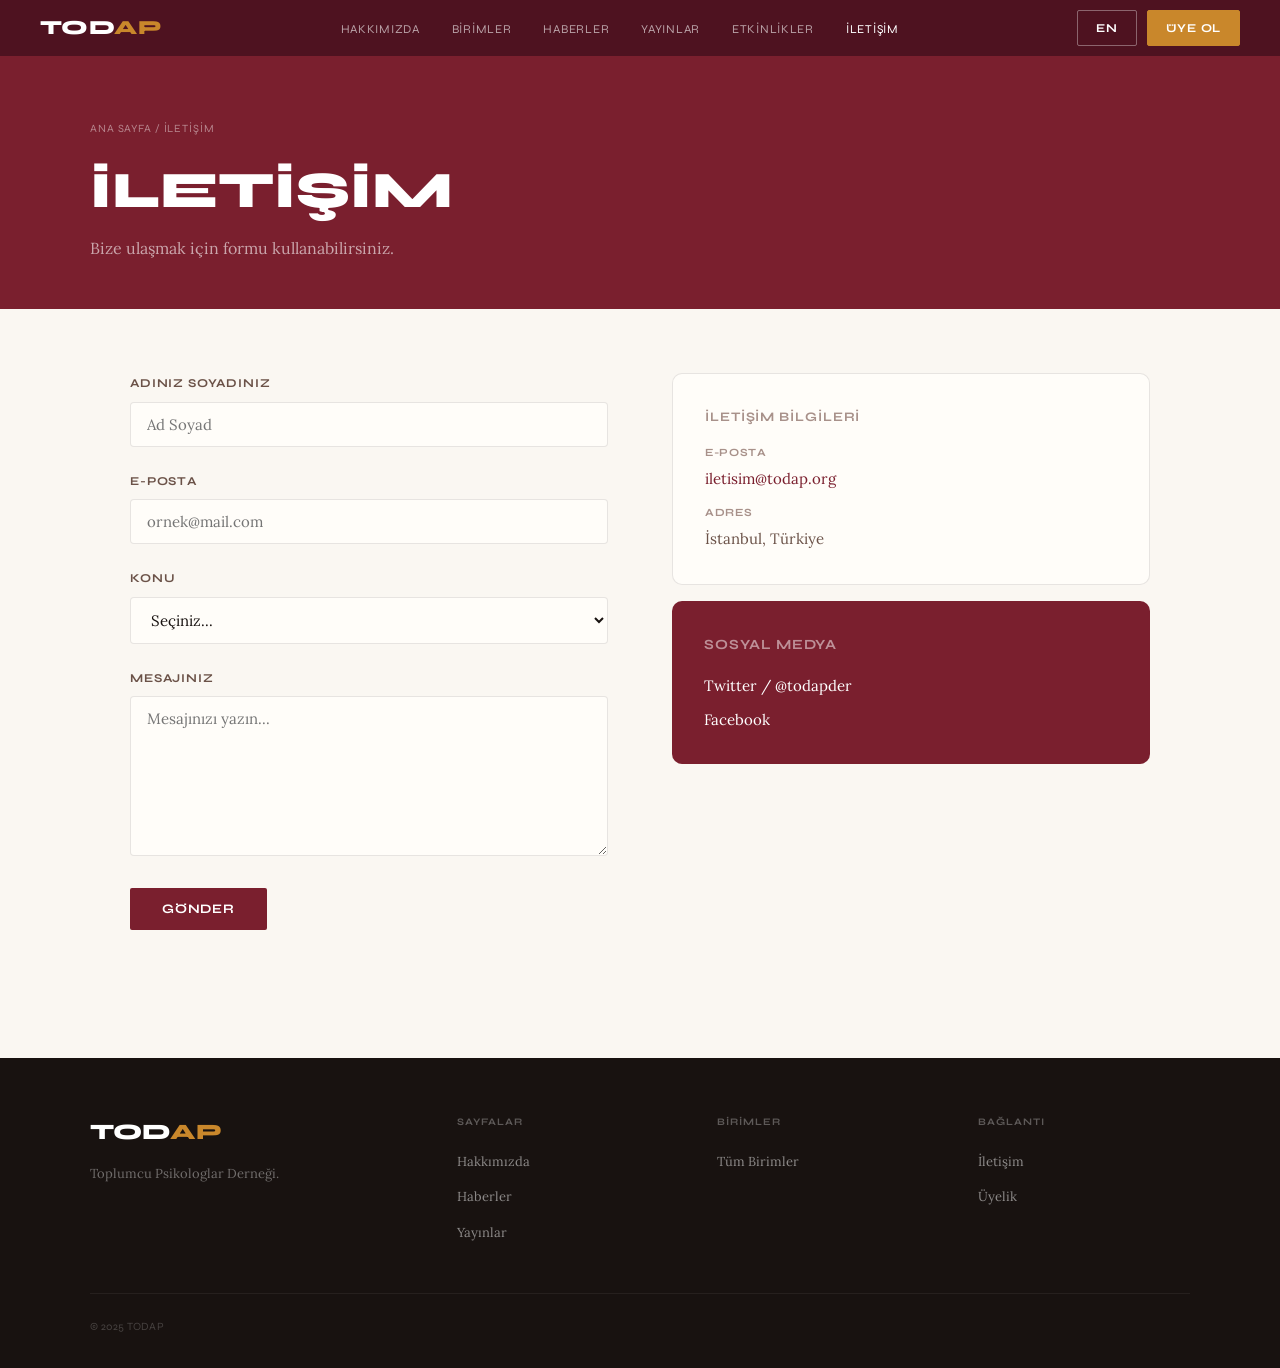
<file: pages/iletisim.html>
<!DOCTYPE html>
<html lang="tr">
<head>
<meta charset="UTF-8"/><meta name="viewport" content="width=device-width, initial-scale=1.0"/>
<title>İletişim — TODAP</title>
<link rel="preconnect" href="https://fonts.googleapis.com"/>
<link href="https://fonts.googleapis.com/css2?family=Syne:wght@400;700;800&family=Lora:ital,wght@0,400;0,600;1,400;1,600&display=swap" rel="stylesheet"/>
<link rel="stylesheet" href="../shared.css"/>
</head>
<body>
<nav>
  <a class="nav-logo" href="../index.html">TOD<span>AP</span></a>
  <ul class="nav-links">
    <li><a href="hakkimizda.html">Hakkımızda</a></li>
    <li><a href="birimler.html">Birimler</a></li>
    <li><a href="haberler.html">Haberler</a></li>
    <li><a href="yayinlar.html">Yayınlar</a></li>
    <li><a href="etkinlikler.html">Etkinlikler</a></li>
    <li><a href="iletisim.html" class="active">İletişim</a></li>
  </ul>
  <div style="display:flex;gap:10px">
    <a class="btn-nav-outline" href="#">EN</a>
    <a class="btn-nav-fill" href="uyelik.html">Üye Ol</a>
  </div>
</nav>
<div class="page-hero">
  <div class="page-hero-inner">
    <div class="breadcrumb"><a href="../index.html">Ana Sayfa</a> / İletişim</div>
    <h1>İletişim</h1>
    <p>Bize ulaşmak için formu kullanabilirsiniz.</p>
  </div>
</div>
<main>
  <div style="display:grid;grid-template-columns:1fr 1fr;gap:4rem;align-items:start">
    <div>
      <div id="form-success" class="alert alert-success" style="display:none">Mesajınız alındı. En kısa sürede dönüş yapılacaktır.</div>
      <div class="form-group"><label>Adınız Soyadınız</label><input type="text" id="ad" placeholder="Ad Soyad"/></div>
      <div class="form-group"><label>E-posta</label><input type="email" id="email" placeholder="ornek@mail.com"/></div>
      <div class="form-group"><label>Konu</label>
        <select id="konu">
          <option value="">Seçiniz...</option>
          <option>Üyelik</option>
          <option>Etkinlik Bilgisi</option>
          <option>Mesleki Danışma</option>
          <option>Basın & Medya</option>
          <option>Diğer</option>
        </select>
      </div>
      <div class="form-group"><label>Mesajınız</label><textarea id="mesaj" placeholder="Mesajınızı yazın..." style="min-height:160px"></textarea></div>
      <button class="btn-primary" onclick="submitForm()">Gönder</button>
    </div>
    <div>
      <div style="background:var(--warm-white);border:1px solid var(--border);border-radius:10px;padding:2rem;margin-bottom:16px">
        <div id="iletisim-info"></div>
      </div>
      <div style="background:var(--burgundy);border-radius:10px;padding:2rem;color:#fff">
        <div style="font-family:var(--font-display);font-size:14px;font-weight:700;letter-spacing:.06em;text-transform:uppercase;color:rgba(255,255,255,0.5);margin-bottom:1rem">Sosyal Medya</div>
        <a id="link-twitter" href="https://twitter.com/todapder" target="_blank" style="display:block;font-size:15px;color:#fff;text-decoration:none;margin-bottom:.5rem">Twitter / @todapder</a>
        <a id="link-facebook" href="#" target="_blank" style="display:block;font-size:15px;color:#fff;text-decoration:none">Facebook</a>
      </div>
    </div>
  </div>
</main>
<footer style="margin-top:4rem">
  <div class="footer-inner">
    <div class="footer-brand"><span class="footer-logo">TOD<span>AP</span></span><p>Toplumcu Psikologlar Derneği.</p></div>
    <div class="footer-col"><h4>Sayfalar</h4><ul><li><a href="hakkimizda.html">Hakkımızda</a></li><li><a href="haberler.html">Haberler</a></li><li><a href="yayinlar.html">Yayınlar</a></li></ul></div>
    <div class="footer-col"><h4>Birimler</h4><ul><li><a href="birimler.html">Tüm Birimler</a></li></ul></div>
    <div class="footer-col"><h4>Bağlantı</h4><ul><li><a href="iletisim.html">İletişim</a></li><li><a href="uyelik.html">Üyelik</a></li></ul></div>
  </div>
  <div class="footer-bottom"><span>© 2025 TODAP</span></div>
</footer>
<script src="../shared.js"></script>
<script>
const data = TODAP.getData();
const il = data.iletisim;
document.getElementById('iletisim-info').innerHTML = `
  <div style="font-family:var(--font-display);font-size:13px;font-weight:700;letter-spacing:.07em;text-transform:uppercase;color:var(--ink-faint);margin-bottom:1rem">İletişim Bilgileri</div>
  <div style="margin-bottom:.75rem"><span style="font-family:var(--font-display);font-size:11px;font-weight:700;letter-spacing:.06em;text-transform:uppercase;color:var(--ink-faint);display:block;margin-bottom:2px">E-posta</span>
  <a href="mailto:${il.email}" style="color:var(--burgundy);font-size:15px;text-decoration:none">${il.email}</a></div>
  ${il.adres ? `<div><span style="font-family:var(--font-display);font-size:11px;font-weight:700;letter-spacing:.06em;text-transform:uppercase;color:var(--ink-faint);display:block;margin-bottom:2px">Adres</span><span style="font-size:15px;color:var(--ink-muted)">${il.adres}</span></div>` : ''}`;
if(il.twitter) document.getElementById('link-twitter').href = il.twitter;
if(il.facebook) document.getElementById('link-facebook').href = il.facebook;

function submitForm(){
  const ad=document.getElementById('ad').value.trim();
  const email=document.getElementById('email').value.trim();
  const mesaj=document.getElementById('mesaj').value.trim();
  if(!ad||!email||!mesaj){alert('Lütfen tüm alanları doldurunuz.');return;}
  // Save locally
  const d=TODAP.getData();
  if(!d.iletisimMesajlari) d.iletisimMesajlari=[];
  d.iletisimMesajlari.push({ad,email,konu:document.getElementById('konu').value,mesaj,tarih:new Date().toISOString()});
  TODAP.saveData(d);
  document.getElementById('form-success').style.display='block';
  document.getElementById('ad').value='';
  document.getElementById('email').value='';
  document.getElementById('konu').value='';
  document.getElementById('mesaj').value='';
  window.scrollTo({top:0,behavior:'smooth'});
}
</script>
</body>
</html>
</file>
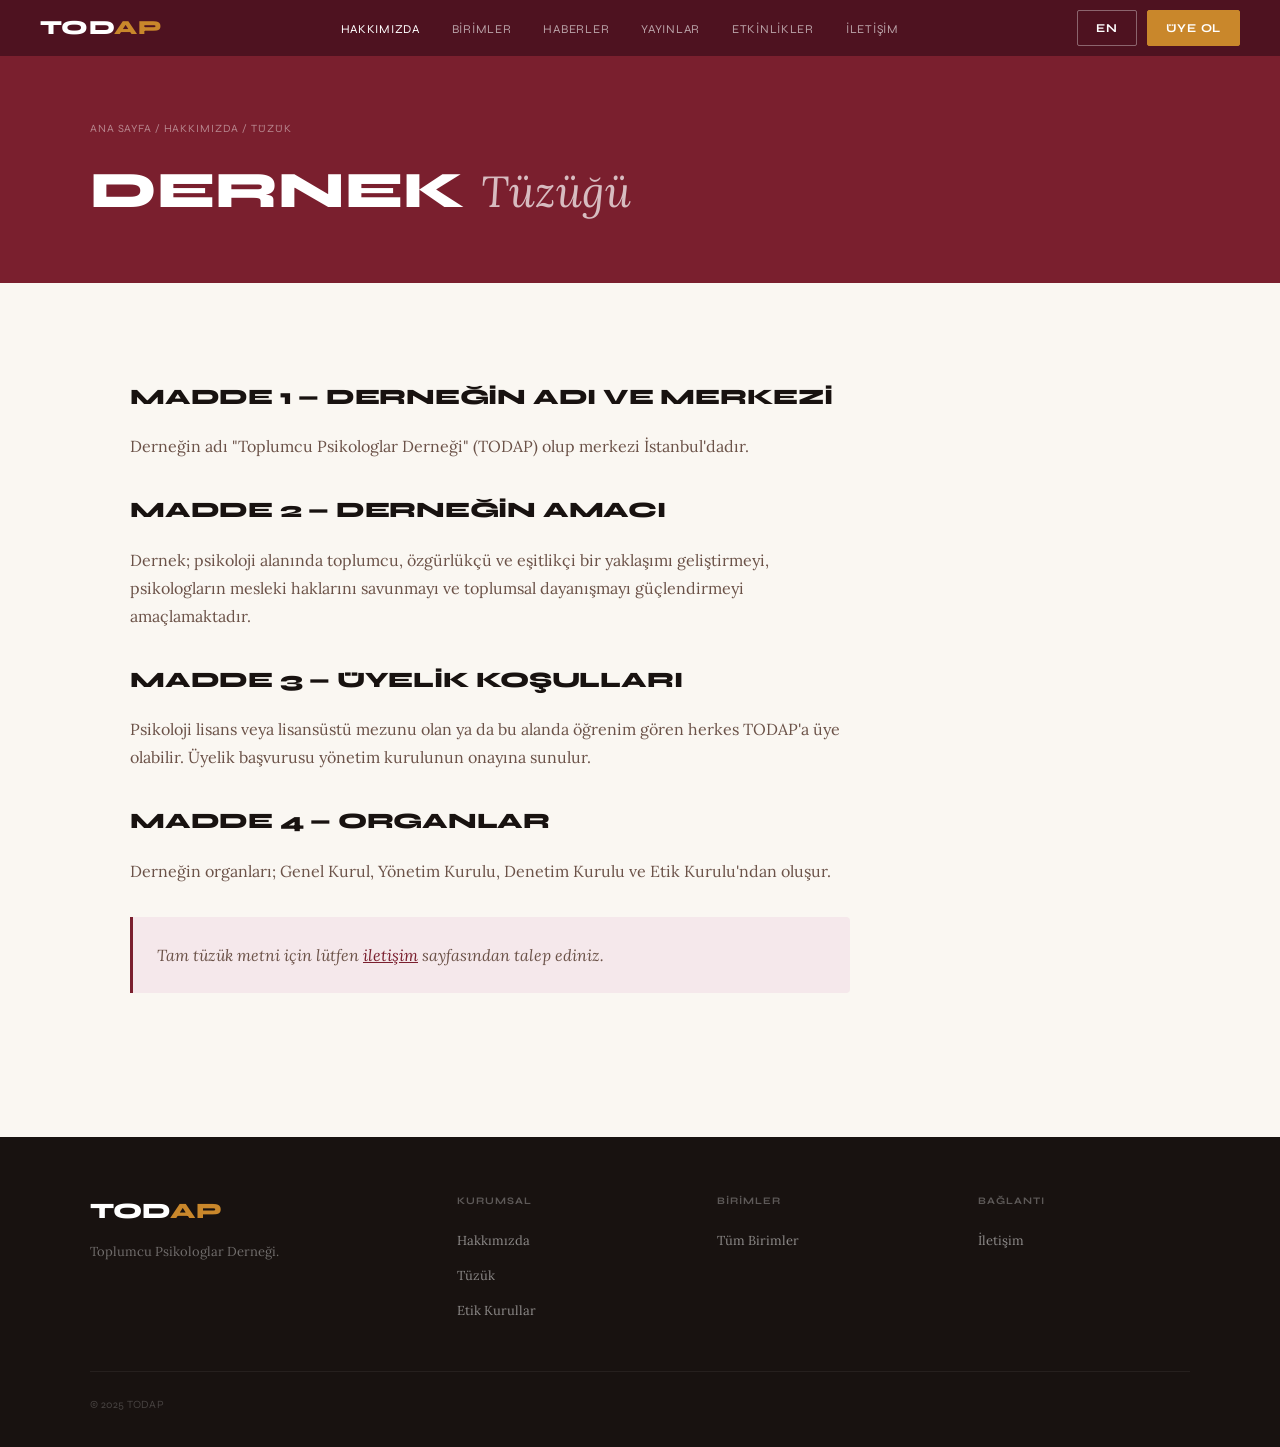
<file: pages/tuzuk.html>
<!DOCTYPE html>
<html lang="tr">
<head>
<meta charset="UTF-8"/><meta name="viewport" content="width=device-width, initial-scale=1.0"/>
<title>Tüzük — TODAP</title>
<link rel="preconnect" href="https://fonts.googleapis.com"/>
<link href="https://fonts.googleapis.com/css2?family=Syne:wght@400;700;800&family=Lora:ital,wght@0,400;0,600;1,400;1,600&display=swap" rel="stylesheet"/>
<link rel="stylesheet" href="../shared.css"/>
</head>
<body>
<nav>
  <a class="nav-logo" href="../index.html">TOD<span>AP</span></a>
  <ul class="nav-links">
    <li><a href="hakkimizda.html" class="active">Hakkımızda</a></li>
    <li><a href="birimler.html">Birimler</a></li>
    <li><a href="haberler.html">Haberler</a></li>
    <li><a href="yayinlar.html">Yayınlar</a></li>
    <li><a href="etkinlikler.html">Etkinlikler</a></li>
    <li><a href="iletisim.html">İletişim</a></li>
  </ul>
  <div style="display:flex;gap:10px">
    <a class="btn-nav-outline" href="#">EN</a>
    <a class="btn-nav-fill" href="uyelik.html">Üye Ol</a>
  </div>
</nav>
<div class="page-hero">
  <div class="page-hero-inner">
    <div class="breadcrumb"><a href="../index.html">Ana Sayfa</a> / <a href="hakkimizda.html">Hakkımızda</a> / Tüzük</div>
    <h1>Dernek <em>Tüzüğü</em></h1>
  </div>
</div>
<main>
  <div class="content-prose" style="max-width:720px">
    <h2>Madde 1 — Derneğin Adı ve Merkezi</h2>
    <p>Derneğin adı "Toplumcu Psikologlar Derneği" (TODAP) olup merkezi İstanbul'dadır.</p>
    <h2>Madde 2 — Derneğin Amacı</h2>
    <p>Dernek; psikoloji alanında toplumcu, özgürlükçü ve eşitlikçi bir yaklaşımı geliştirmeyi, psikologların mesleki haklarını savunmayı ve toplumsal dayanışmayı güçlendirmeyi amaçlamaktadır.</p>
    <h2>Madde 3 — Üyelik Koşulları</h2>
    <p>Psikoloji lisans veya lisansüstü mezunu olan ya da bu alanda öğrenim gören herkes TODAP'a üye olabilir. Üyelik başvurusu yönetim kurulunun onayına sunulur.</p>
    <h2>Madde 4 — Organlar</h2>
    <p>Derneğin organları; Genel Kurul, Yönetim Kurulu, Denetim Kurulu ve Etik Kurulu'ndan oluşur.</p>
    <p style="margin-top:2rem;padding:1.5rem;background:var(--burgundy-light);border-left:3px solid var(--burgundy);border-radius:0 4px 4px 0;font-style:italic">
    Tam tüzük metni için lütfen <a href="iletisim.html">iletişim</a> sayfasından talep ediniz.
    </p>
  </div>
</main>
<footer style="margin-top:4rem">
  <div class="footer-inner">
    <div class="footer-brand"><span class="footer-logo">TOD<span>AP</span></span><p>Toplumcu Psikologlar Derneği.</p></div>
    <div class="footer-col"><h4>Kurumsal</h4><ul><li><a href="hakkimizda.html">Hakkımızda</a></li><li><a href="tuzuk.html">Tüzük</a></li><li><a href="etik-kurullar.html">Etik Kurullar</a></li></ul></div>
    <div class="footer-col"><h4>Birimler</h4><ul><li><a href="birimler.html">Tüm Birimler</a></li></ul></div>
    <div class="footer-col"><h4>Bağlantı</h4><ul><li><a href="iletisim.html">İletişim</a></li></ul></div>
  </div>
  <div class="footer-bottom"><span>© 2025 TODAP</span></div>
</footer>
</body>
</html>
</file>
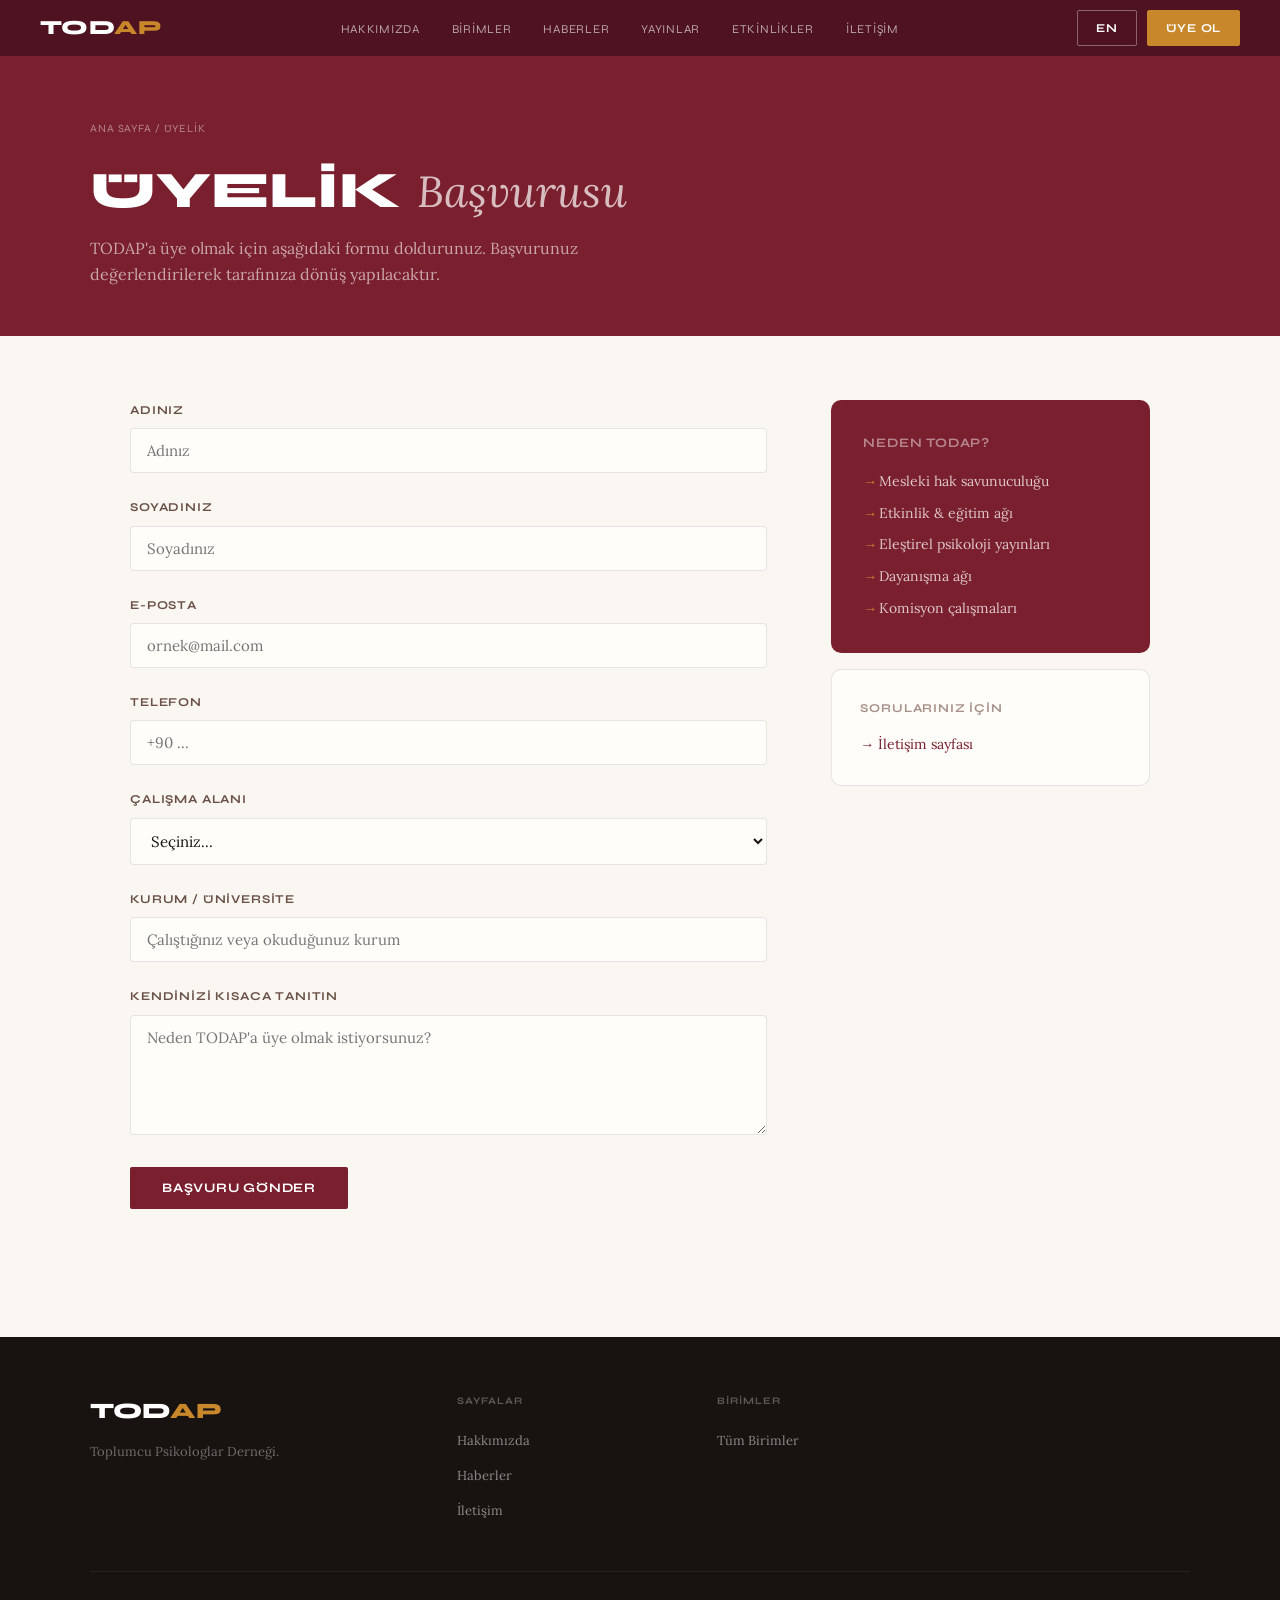
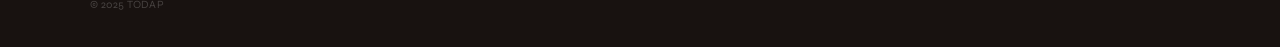
<file: pages/uyelik.html>
<!DOCTYPE html>
<html lang="tr">
<head>
<meta charset="UTF-8"/><meta name="viewport" content="width=device-width, initial-scale=1.0"/>
<title>Üyelik Başvurusu — TODAP</title>
<link rel="preconnect" href="https://fonts.googleapis.com"/>
<link href="https://fonts.googleapis.com/css2?family=Syne:wght@400;700;800&family=Lora:ital,wght@0,400;0,600;1,400;1,600&display=swap" rel="stylesheet"/>
<link rel="stylesheet" href="../shared.css"/>
</head>
<body>
<nav>
  <a class="nav-logo" href="../index.html">TOD<span>AP</span></a>
  <ul class="nav-links">
    <li><a href="hakkimizda.html">Hakkımızda</a></li>
    <li><a href="birimler.html">Birimler</a></li>
    <li><a href="haberler.html">Haberler</a></li>
    <li><a href="yayinlar.html">Yayınlar</a></li>
    <li><a href="etkinlikler.html">Etkinlikler</a></li>
    <li><a href="iletisim.html">İletişim</a></li>
  </ul>
  <div style="display:flex;gap:10px">
    <a class="btn-nav-outline" href="#">EN</a>
    <a class="btn-nav-fill" href="uyelik.html">Üye Ol</a>
  </div>
</nav>
<div class="page-hero">
  <div class="page-hero-inner">
    <div class="breadcrumb"><a href="../index.html">Ana Sayfa</a> / Üyelik</div>
    <h1>Üyelik <em>Başvurusu</em></h1>
    <p id="uyelik-aciklama"></p>
  </div>
</div>
<main>
  <div style="display:grid;grid-template-columns:2fr 1fr;gap:4rem;align-items:start">
    <div>
      <div id="uyelik-success" class="alert alert-success" style="display:none">Başvurunuz alındı! En kısa sürede tarafınıza dönüş yapılacaktır.</div>
      <div class="form-group"><label>Adınız</label><input type="text" id="ad" placeholder="Adınız"/></div>
      <div class="form-group"><label>Soyadınız</label><input type="text" id="soyad" placeholder="Soyadınız"/></div>
      <div class="form-group"><label>E-posta</label><input type="email" id="email" placeholder="ornek@mail.com"/></div>
      <div class="form-group"><label>Telefon</label><input type="tel" id="tel" placeholder="+90 ..."/></div>
      <div class="form-group"><label>Çalışma Alanı</label>
        <select id="alan">
          <option value="">Seçiniz...</option>
          <option>Klinik Psikoloji</option>
          <option>Eğitim Psikolojisi</option>
          <option>Endüstri ve Örgüt Psikolojisi</option>
          <option>Adli Psikoloji</option>
          <option>Sosyal Psikoloji</option>
          <option>Psikoloji Öğrencisi</option>
          <option>Diğer</option>
        </select>
      </div>
      <div class="form-group"><label>Kurum / Üniversite</label><input type="text" id="kurum" placeholder="Çalıştığınız veya okuduğunuz kurum"/></div>
      <div class="form-group"><label>Kendinizi Kısaca Tanıtın</label><textarea id="tanitim" placeholder="Neden TODAP'a üye olmak istiyorsunuz?" style="min-height:120px"></textarea></div>
      <button class="btn-primary" onclick="submitUyelik()">Başvuru Gönder</button>
    </div>
    <div>
      <div style="background:var(--burgundy);border-radius:10px;padding:2rem;color:#fff;margin-bottom:16px">
        <div style="font-family:var(--font-display);font-size:13px;font-weight:700;letter-spacing:.07em;text-transform:uppercase;color:rgba(255,255,255,0.45);margin-bottom:1rem">Neden TODAP?</div>
        <ul style="list-style:none;font-size:14px;color:rgba(255,255,255,0.75);line-height:1.7">
          <li style="margin-bottom:.5rem;padding-left:1rem;position:relative"><span style="position:absolute;left:0;color:var(--mustard)">→</span>Mesleki hak savunuculuğu</li>
          <li style="margin-bottom:.5rem;padding-left:1rem;position:relative"><span style="position:absolute;left:0;color:var(--mustard)">→</span>Etkinlik & eğitim ağı</li>
          <li style="margin-bottom:.5rem;padding-left:1rem;position:relative"><span style="position:absolute;left:0;color:var(--mustard)">→</span>Eleştirel psikoloji yayınları</li>
          <li style="margin-bottom:.5rem;padding-left:1rem;position:relative"><span style="position:absolute;left:0;color:var(--mustard)">→</span>Dayanışma ağı</li>
          <li style="padding-left:1rem;position:relative"><span style="position:absolute;left:0;color:var(--mustard)">→</span>Komisyon çalışmaları</li>
        </ul>
      </div>
      <div style="background:var(--warm-white);border:1px solid var(--border);border-radius:10px;padding:1.75rem">
        <div style="font-family:var(--font-display);font-size:12px;font-weight:700;letter-spacing:.07em;text-transform:uppercase;color:var(--ink-faint);margin-bottom:.75rem">Sorularınız için</div>
        <a href="iletisim.html" style="color:var(--burgundy);font-size:14px;text-decoration:none">→ İletişim sayfası</a>
      </div>
    </div>
  </div>
</main>
<footer style="margin-top:4rem">
  <div class="footer-inner">
    <div class="footer-brand"><span class="footer-logo">TOD<span>AP</span></span><p>Toplumcu Psikologlar Derneği.</p></div>
    <div class="footer-col"><h4>Sayfalar</h4><ul><li><a href="hakkimizda.html">Hakkımızda</a></li><li><a href="haberler.html">Haberler</a></li><li><a href="iletisim.html">İletişim</a></li></ul></div>
    <div class="footer-col"><h4>Birimler</h4><ul><li><a href="birimler.html">Tüm Birimler</a></li></ul></div>
    <div class="footer-col"></div>
  </div>
  <div class="footer-bottom"><span>© 2025 TODAP</span></div>
</footer>
<script src="../shared.js"></script>
<script>
const data = TODAP.getData();
document.getElementById('uyelik-aciklama').textContent = data.uyelikFormu?.aciklama || 'Başvurunuzu doldurun.';
function submitUyelik(){
  const ad=document.getElementById('ad').value.trim();
  const soyad=document.getElementById('soyad').value.trim();
  const email=document.getElementById('email').value.trim();
  if(!ad||!soyad||!email){alert('Lütfen zorunlu alanları doldurunuz.');return;}
  const d=TODAP.getData();
  if(!d.uyeBasvurulari) d.uyeBasvurulari=[];
  d.uyeBasvurulari.push({ad,soyad,email,tel:document.getElementById('tel').value,alan:document.getElementById('alan').value,kurum:document.getElementById('kurum').value,tanitim:document.getElementById('tanitim').value,tarih:new Date().toISOString(),durum:'Beklemede'});
  TODAP.saveData(d);
  document.getElementById('uyelik-success').style.display='block';
  ['ad','soyad','email','tel','kurum','tanitim'].forEach(id=>document.getElementById(id).value='');
  document.getElementById('alan').value='';
  window.scrollTo({top:0,behavior:'smooth'});
}
</script>
</body>
</html>
</file>
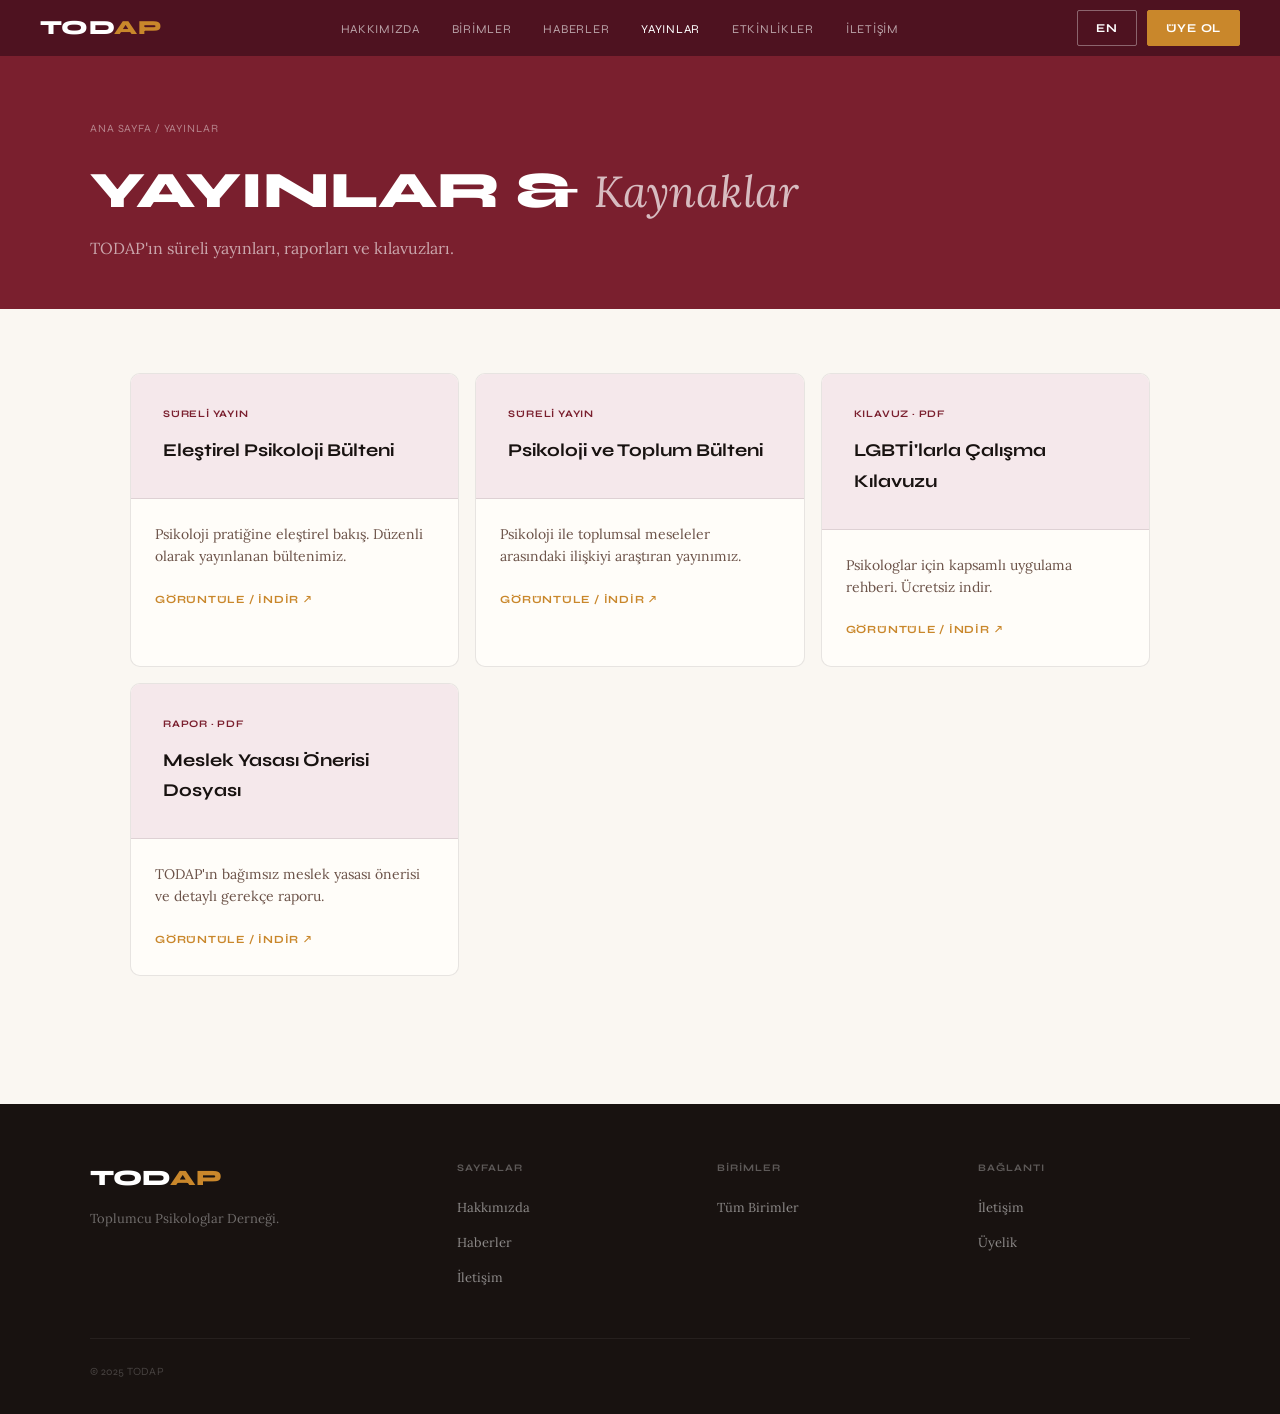
<file: pages/yayinlar.html>
<!DOCTYPE html>
<html lang="tr">
<head>
<meta charset="UTF-8"/><meta name="viewport" content="width=device-width, initial-scale=1.0"/>
<title>Yayınlar — TODAP</title>
<link rel="preconnect" href="https://fonts.googleapis.com"/>
<link href="https://fonts.googleapis.com/css2?family=Syne:wght@400;700;800&family=Lora:ital,wght@0,400;0,600;1,400;1,600&display=swap" rel="stylesheet"/>
<link rel="stylesheet" href="../shared.css"/>
<style>
.pub-big-grid{display:grid;grid-template-columns:repeat(auto-fill,minmax(280px,1fr));gap:16px}
.pub-big-card{background:var(--warm-white);border:1px solid var(--border);border-radius:10px;overflow:hidden;text-decoration:none;color:inherit;display:block;transition:all .2s}
.pub-big-card:hover{border-color:var(--burgundy)}
.pub-card-top{background:var(--burgundy-light);padding:2rem;border-bottom:1px solid var(--border)}
.pub-card-tur{font-family:var(--font-display);font-size:10px;font-weight:700;letter-spacing:.08em;text-transform:uppercase;color:var(--burgundy);margin-bottom:.75rem;display:block}
.pub-big-card h3{font-family:var(--font-display);font-size:18px;font-weight:700;color:var(--ink);margin-bottom:0}
.pub-card-body{padding:1.5rem}
.pub-card-body p{font-size:14px;color:var(--ink-muted);line-height:1.6;margin-bottom:1rem}
.pub-ext-link{font-family:var(--font-display);font-size:11px;font-weight:700;letter-spacing:.07em;text-transform:uppercase;color:var(--mustard);display:inline-flex;align-items:center;gap:4px}
.pub-ext-link::after{content:'↗'}
</style>
</head>
<body>
<nav>
  <a class="nav-logo" href="../index.html">TOD<span>AP</span></a>
  <ul class="nav-links">
    <li><a href="hakkimizda.html">Hakkımızda</a></li>
    <li><a href="birimler.html">Birimler</a></li>
    <li><a href="haberler.html">Haberler</a></li>
    <li><a href="yayinlar.html" class="active">Yayınlar</a></li>
    <li><a href="etkinlikler.html">Etkinlikler</a></li>
    <li><a href="iletisim.html">İletişim</a></li>
  </ul>
  <div style="display:flex;gap:10px">
    <a class="btn-nav-outline" href="#">EN</a>
    <a class="btn-nav-fill" href="uyelik.html">Üye Ol</a>
  </div>
</nav>
<div class="page-hero">
  <div class="page-hero-inner">
    <div class="breadcrumb"><a href="../index.html">Ana Sayfa</a> / Yayınlar</div>
    <h1>Yayınlar & <em>Kaynaklar</em></h1>
    <p>TODAP'ın süreli yayınları, raporları ve kılavuzları.</p>
  </div>
</div>
<main>
  <div class="pub-big-grid" id="pub-grid"></div>
</main>
<footer style="margin-top:4rem">
  <div class="footer-inner">
    <div class="footer-brand"><span class="footer-logo">TOD<span>AP</span></span><p>Toplumcu Psikologlar Derneği.</p></div>
    <div class="footer-col"><h4>Sayfalar</h4><ul><li><a href="hakkimizda.html">Hakkımızda</a></li><li><a href="haberler.html">Haberler</a></li><li><a href="iletisim.html">İletişim</a></li></ul></div>
    <div class="footer-col"><h4>Birimler</h4><ul><li><a href="birimler.html">Tüm Birimler</a></li></ul></div>
    <div class="footer-col"><h4>Bağlantı</h4><ul><li><a href="iletisim.html">İletişim</a></li><li><a href="uyelik.html">Üyelik</a></li></ul></div>
  </div>
  <div class="footer-bottom"><span>© 2025 TODAP</span></div>
</footer>
<script src="../shared.js"></script>
<script>
const data = TODAP.getData();
document.getElementById('pub-grid').innerHTML = data.yayinlar.filter(y=>y.aktif).map(y=>`
  <a class="pub-big-card" href="${y.url}" target="_blank">
    <div class="pub-card-top">
      <span class="pub-card-tur">${y.tur}</span>
      <h3>${y.baslik}</h3>
    </div>
    <div class="pub-card-body">
      <p>${y.ozet}</p>
      <span class="pub-ext-link">Görüntüle / İndir</span>
    </div>
  </a>`).join('');
</script>
</body>
</html>
</file>
<file: shared.css>
/* ── TODAP Shared Styles ── */
*,*::before,*::after{box-sizing:border-box;margin:0;padding:0}
:root{
  --burgundy:#7a1f2e;
  --burgundy-deep:#4e1220;
  --burgundy-light:#f5e8eb;
  --mustard:#c9872b;
  --mustard-light:#fdf3e3;
  --cream:#faf7f2;
  --warm-white:#fffdf9;
  --ink:#181210;
  --ink-muted:#6b5248;
  --ink-faint:#a8918a;
  --bg:#faf7f2;
  --border:rgba(24,18,16,0.10);
  --font-display:'Syne',system-ui,sans-serif;
  --font-serif:'Lora',Georgia,serif;
}
html{scroll-behavior:smooth}
body{font-family:var(--font-serif);background:var(--bg);color:var(--ink);font-size:16px;line-height:1.7;-webkit-font-smoothing:antialiased}

/* NAV */
nav{position:sticky;top:0;z-index:100;background:var(--burgundy-deep);padding:0 2.5rem;display:flex;align-items:center;justify-content:space-between;height:56px}
.nav-logo{font-family:var(--font-display);font-size:20px;font-weight:800;color:#fff;text-decoration:none;letter-spacing:0.02em}
.nav-logo span{color:var(--mustard)}
.nav-links{display:flex;gap:2rem;list-style:none}
.nav-links a{font-family:var(--font-display);font-size:12px;font-weight:400;letter-spacing:0.06em;color:rgba(255,255,255,0.6);text-decoration:none;transition:color .2s;text-transform:uppercase}
.nav-links a:hover,.nav-links a.active{color:#fff}
.btn-nav-outline{font-family:var(--font-display);font-size:12px;font-weight:700;letter-spacing:0.06em;text-transform:uppercase;padding:7px 18px;border:1px solid rgba(255,255,255,0.35);border-radius:2px;background:transparent;color:#fff;cursor:pointer;text-decoration:none;transition:all .2s}
.btn-nav-outline:hover{background:#fff;color:var(--burgundy-deep)}
.btn-nav-fill{font-family:var(--font-display);font-size:12px;font-weight:700;letter-spacing:0.06em;text-transform:uppercase;padding:7px 18px;border:1px solid var(--mustard);border-radius:2px;background:var(--mustard);color:#fff;cursor:pointer;text-decoration:none;transition:all .2s}
.btn-nav-fill:hover{background:#b07020}

/* TICKER */
.ticker-wrap{background:var(--burgundy);overflow:hidden;white-space:nowrap;padding:9px 0}
.ticker-inner{display:inline-block;animation:ticker 38s linear infinite}
.ticker-inner span{font-family:var(--font-display);font-size:12px;font-weight:400;letter-spacing:0.05em;text-transform:uppercase;color:rgba(255,255,255,0.85);margin-right:3rem}
.ticker-inner span strong{color:#fff;font-weight:700}
@keyframes ticker{0%{transform:translateX(0)}100%{transform:translateX(-50%)}}

/* PAGE HERO */
.page-hero{background:var(--burgundy);padding:4rem 2.5rem 3rem}
.page-hero-inner{max-width:1100px;margin:0 auto}
.page-hero .breadcrumb{font-family:var(--font-display);font-size:11px;font-weight:400;letter-spacing:0.08em;text-transform:uppercase;color:rgba(255,255,255,0.45);margin-bottom:1.5rem}
.page-hero .breadcrumb a{color:rgba(255,255,255,0.45);text-decoration:none}
.page-hero .breadcrumb a:hover{color:rgba(255,255,255,0.8)}
.page-hero h1{font-family:var(--font-display);font-size:clamp(28px,4vw,52px);font-weight:800;text-transform:uppercase;color:#fff;line-height:1.1;margin-bottom:1rem}
.page-hero h1 em{font-family:var(--font-serif);font-style:italic;font-weight:400;text-transform:none;font-size:0.85em;color:rgba(255,255,255,0.7)}
.page-hero p{font-size:16px;color:rgba(255,255,255,0.6);max-width:560px;line-height:1.65}

/* MAIN CONTENT */
main{padding:4rem 2.5rem;max-width:1100px;margin:0 auto}
.content-prose{max-width:720px}
.content-prose h2{font-family:var(--font-display);font-size:22px;font-weight:800;text-transform:uppercase;color:var(--ink);margin:2rem 0 1rem;letter-spacing:-0.01em}
.content-prose p{font-size:16px;color:var(--ink-muted);line-height:1.75;margin-bottom:1rem}
.content-prose a{color:var(--burgundy);text-decoration:underline}

/* CARDS */
.card-grid{display:grid;grid-template-columns:repeat(auto-fill,minmax(300px,1fr));gap:16px}
.card{background:var(--warm-white);border:1px solid var(--border);border-radius:8px;padding:1.75rem;text-decoration:none;color:inherit;display:block;transition:all .2s}
.card:hover{border-color:var(--burgundy);background:var(--burgundy-light)}
.card-tag{display:inline-block;font-family:var(--font-display);font-size:10px;font-weight:700;letter-spacing:0.08em;text-transform:uppercase;padding:3px 10px;border-radius:2px;background:var(--mustard);color:#fff;margin-bottom:0.75rem}
.card-tag.red{background:var(--burgundy)}
.card-tag.green{background:#3a6b35}
.card-date{font-family:var(--font-display);font-size:11px;letter-spacing:0.05em;color:var(--ink-faint);text-transform:uppercase;margin-bottom:0.75rem}
.card h3{font-family:var(--font-display);font-size:17px;font-weight:700;line-height:1.25;color:var(--ink);margin-bottom:0.5rem}
.card p{font-size:13px;color:var(--ink-muted);line-height:1.6}
.read-more{font-family:var(--font-display);font-size:12px;font-weight:700;letter-spacing:0.06em;text-transform:uppercase;color:var(--burgundy);text-decoration:none;display:inline-flex;align-items:center;gap:4px;margin-top:1rem}
.read-more::after{content:'→'}
.read-more:hover{text-decoration:underline}

/* SECTION LABELS */
.section-label{font-family:var(--font-display);font-size:11px;font-weight:700;letter-spacing:0.12em;text-transform:uppercase;color:var(--mustard);display:block;margin-bottom:0.75rem}
.display-title{font-family:var(--font-display);font-size:clamp(28px,4vw,44px);font-weight:800;letter-spacing:-0.025em;line-height:1.1;color:var(--ink);text-transform:uppercase}
.display-title em{font-family:var(--font-serif);font-style:italic;font-weight:400;text-transform:none;color:var(--burgundy);font-size:0.9em}

/* FOOTER */
footer{background:var(--ink);padding:3.5rem 2.5rem 2rem;margin-top:4rem}
.footer-inner{max-width:1100px;margin:0 auto;display:grid;grid-template-columns:1.5fr 1fr 1fr 1fr;gap:3rem}
.footer-logo{font-family:var(--font-display);font-size:22px;font-weight:800;color:#fff;display:block;margin-bottom:0.75rem}
.footer-logo span{color:var(--mustard)}
.footer-brand p{font-size:13px;color:rgba(255,255,255,0.38);line-height:1.6}
.footer-col h4{font-family:var(--font-display);font-size:10px;font-weight:700;letter-spacing:0.1em;text-transform:uppercase;color:rgba(255,255,255,0.3);margin-bottom:1rem}
.footer-col ul{list-style:none}
.footer-col li{margin-bottom:0.5rem}
.footer-col a{font-size:13px;color:rgba(255,255,255,0.5);text-decoration:none;transition:color .2s}
.footer-col a:hover{color:#fff}
.footer-bottom{max-width:1100px;margin:2.5rem auto 0;padding-top:1.5rem;border-top:1px solid rgba(255,255,255,0.06);display:flex;justify-content:space-between;font-family:var(--font-display);font-size:11px;letter-spacing:0.04em;color:rgba(255,255,255,0.2)}

/* FORM */
.form-group{margin-bottom:1.5rem}
.form-group label{font-family:var(--font-display);font-size:12px;font-weight:700;letter-spacing:0.07em;text-transform:uppercase;color:var(--ink-muted);display:block;margin-bottom:0.5rem}
.form-group input,.form-group textarea,.form-group select{width:100%;padding:12px 16px;background:var(--warm-white);border:1px solid var(--border);border-radius:4px;font-family:var(--font-serif);font-size:15px;color:var(--ink);transition:border-color .2s;outline:none}
.form-group input:focus,.form-group textarea:focus,.form-group select:focus{border-color:var(--burgundy)}
.form-group textarea{min-height:120px;resize:vertical}
.btn-primary{font-family:var(--font-display);font-size:13px;font-weight:700;letter-spacing:0.06em;text-transform:uppercase;padding:13px 32px;border-radius:2px;background:var(--burgundy);color:#fff;border:none;cursor:pointer;transition:background .2s;text-decoration:none;display:inline-block}
.btn-primary:hover{background:var(--burgundy-deep)}
.btn-secondary{font-family:var(--font-display);font-size:13px;font-weight:700;letter-spacing:0.06em;text-transform:uppercase;padding:13px 32px;border-radius:2px;background:transparent;color:var(--ink);border:1px solid var(--border);cursor:pointer;transition:all .2s;text-decoration:none;display:inline-block}
.btn-secondary:hover{background:var(--ink);color:#fff}

/* SUCCESS / ALERT */
.alert{padding:1rem 1.5rem;border-radius:4px;font-size:14px;margin-bottom:1.5rem}
.alert-success{background:#e8f5e9;border:1px solid #a5d6a7;color:#2e7d32}
.alert-error{background:#ffebee;border:1px solid #ef9a9a;color:#c62828}

/* MOBILE */
@media(max-width:768px){
  .nav-links{display:none}
  .footer-inner{grid-template-columns:1fr 1fr;gap:2rem}
  .footer-bottom{flex-direction:column;gap:0.5rem}
  main{padding:2.5rem 1.25rem}
  .page-hero{padding:2.5rem 1.25rem 2rem}
}
</file>
